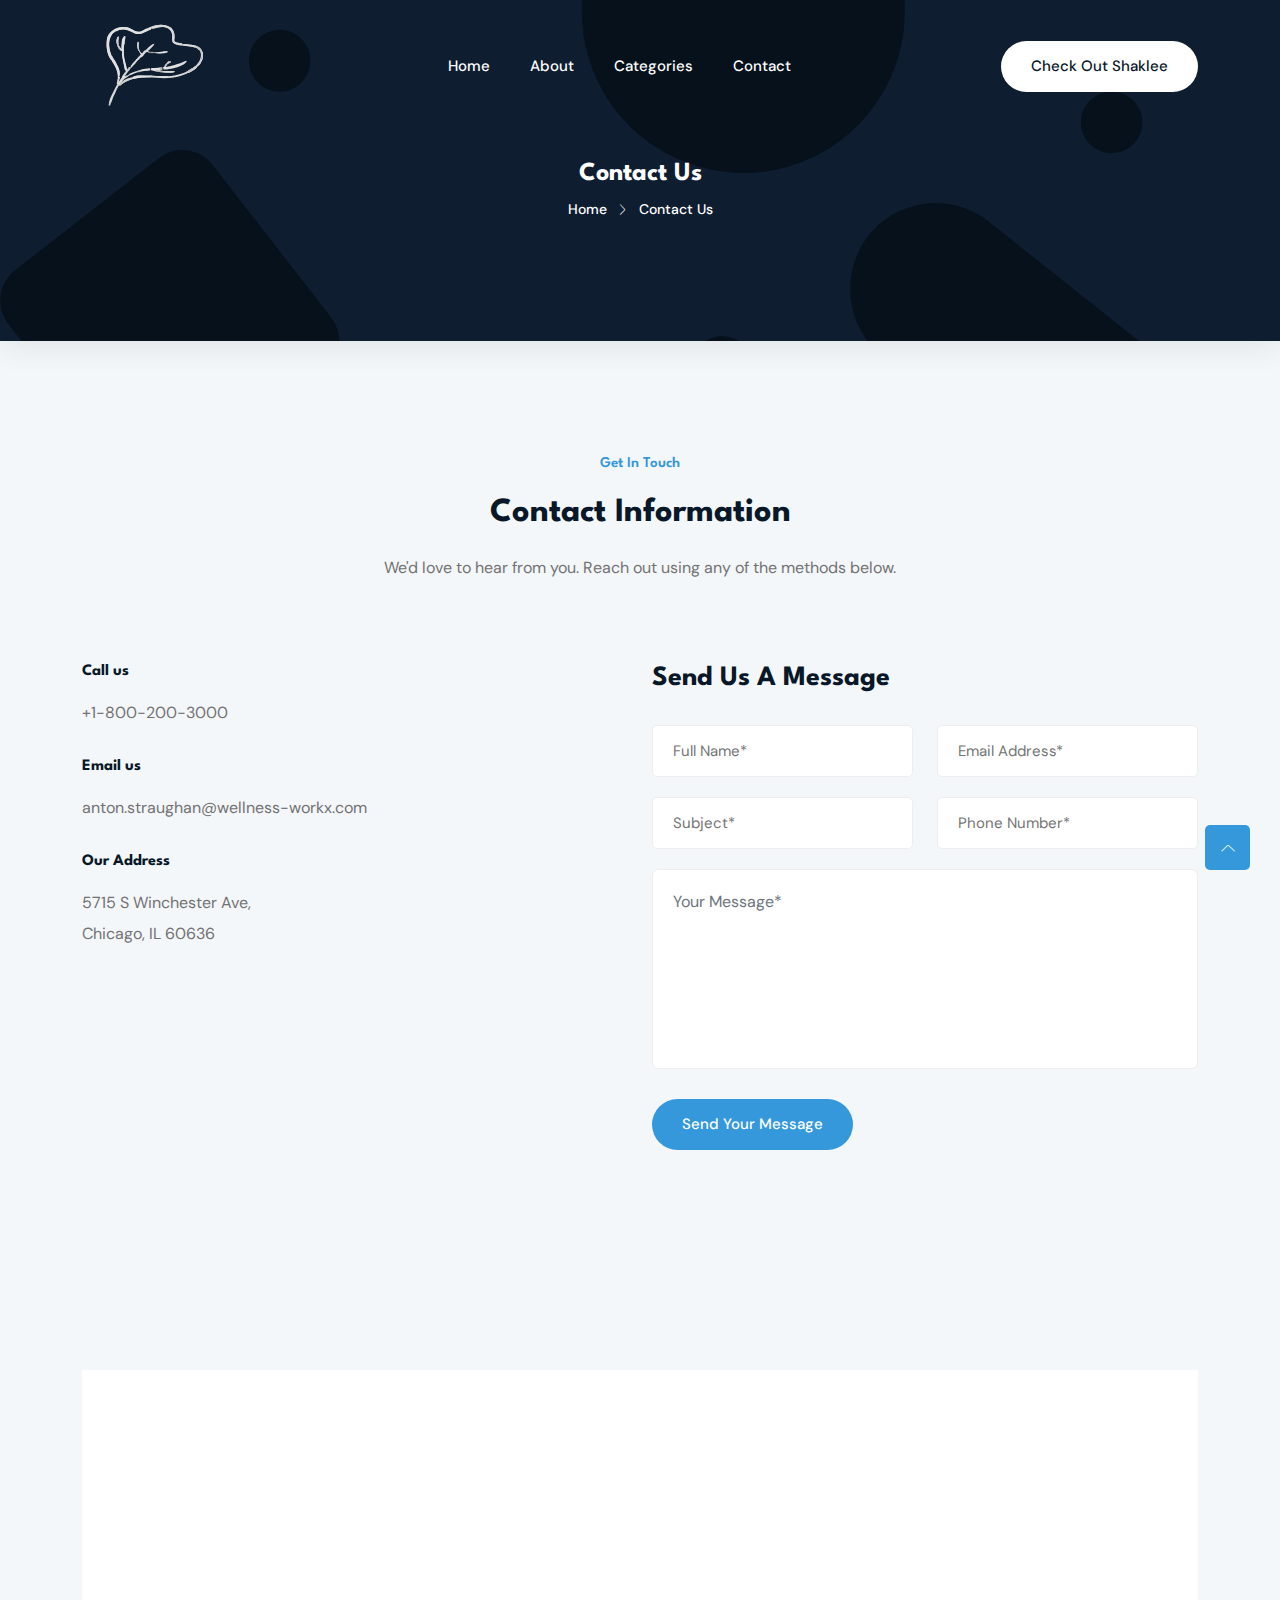
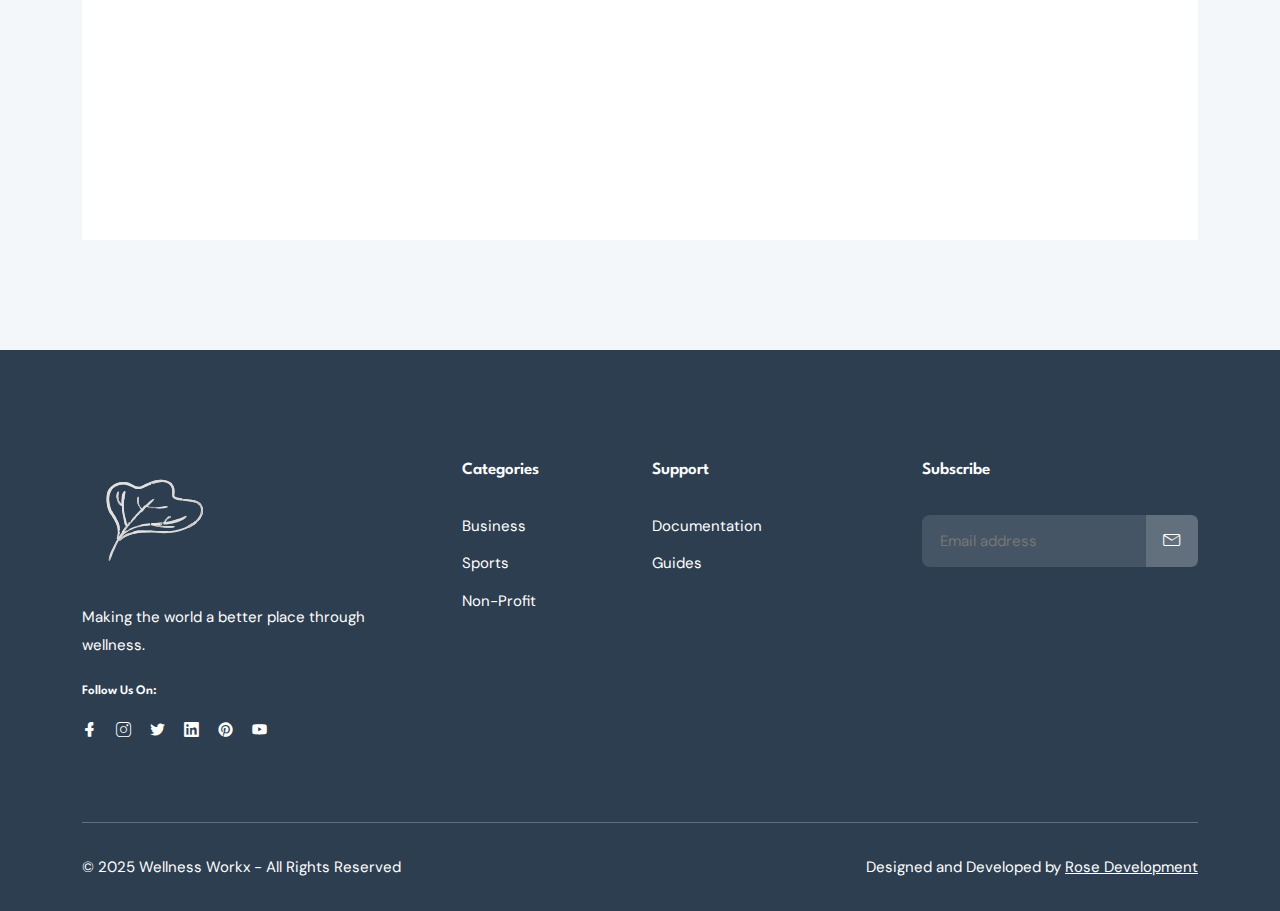
<file: contact.html>
<!DOCTYPE html>
<html class="no-js" lang="zxx">

<head>
    <meta charset="utf-8" />
    <meta http-equiv="x-ua-compatible" content="ie=edge" />
    <title>Contact Us - Wellness Workx</title>
    <meta name="description" content="" />
    <meta name="viewport" content="width=device-width, initial-scale=1" />
    <link rel="shortcut icon" type="image/x-icon" href="assets/images/favicon.svg" />

    <!-- ========================= CSS here ========================= -->
    <link rel="stylesheet" href="assets/css/bootstrap.min.css" />
    <link rel="stylesheet" href="assets/css/LineIcons.3.0.css" />
    <link rel="stylesheet" href="assets/css/animate.css" />
    <link rel="stylesheet" href="assets/css/tiny-slider.css" />
    <link rel="stylesheet" href="assets/css/glightbox.min.css" />
    <link rel="stylesheet" href="assets/css/main.css" />
</head>

<body>
    <!-- Preloader -->
    <div class="preloader">
        <div class="preloader-inner">
            <div class="preloader-icon">
                <span></span>
                <span></span>
            </div>
        </div>
    </div>
    <!-- /End Preloader -->

    <!-- Start Header Area -->
    <header class="header navbar-area">
        <div class="container">
            <div class="row align-items-center">
                <div class="col-lg-12">
                    <div class="nav-inner">
                        <!-- Start Navbar -->
                        <nav class="navbar navbar-expand-lg">
                            <a class="navbar-brand" href="index.html">
                                <img src="assets/images/logo/white-logo.svg" alt="Logo">
                            </a>
                            <button class="navbar-toggler mobile-menu-btn" type="button" data-bs-toggle="collapse"
                                data-bs-target="#navbarSupportedContent" aria-controls="navbarSupportedContent"
                                aria-expanded="false" aria-label="Toggle navigation">
                                <span class="toggler-icon"></span>
                                <span class="toggler-icon"></span>
                                <span class="toggler-icon"></span>
                            </button>
                            <div class="collapse navbar-collapse sub-menu-bar" id="navbarSupportedContent">
                                <ul id="nav" class="navbar-nav ms-auto">
                                    <li class="nav-item">
                                        <a href="index.html" aria-label="Toggle navigation">Home</a>
                                    </li>
                                    <li class="nav-item">
                                        <a href="about-us.html" aria-label="Toggle navigation">About</a>
                                    </li>
                                    <li class="nav-item">
                                        <a href="pricing.html" aria-label="Toggle navigation">Categories</a>
                                    </li>
                                    <li class="nav-item">
                                        <a href="contact.html" class="active" aria-label="Toggle navigation">Contact</a>
                                    </li>
                                </ul>
                            </div> <!-- navbar collapse -->
                            <div class="button home-btn">
                                <a href="https://us.shaklee.com/en_US/wellness-workx/" class="btn">Check Out Shaklee</a>
                            </div>
                        </nav>
                        <!-- End Navbar -->
                    </div>
                </div>
            </div> <!-- row -->
        </div> <!-- container -->
    </header>
    <!-- End Header Area -->

    <!-- Start Breadcrumbs -->
    <div class="breadcrumbs" style="background-color: #1e2a47;">
        <div class="container">
            <div class="row align-items-center">
                <div class="col-lg-6 offset-lg-3 col-md-12 col-12">
                    <div class="breadcrumbs-content">
                        <h1 class="page-title">Contact Us</h1>
                        <ul class="breadcrumb-nav">
                            <li><a href="index.html">Home</a></li>
                            <li>Contact Us</li>
                        </ul>
                    </div>
                </div>
            </div>
        </div>
    </div>
    <!-- End Breadcrumbs -->

    <!-- Start Contact Area -->
    <div class="contact-us section">
        <div class="container">
            <div class="row">
                <div class="col-12">
                    <div class="section-title">
                        <h3 class="wow zoomIn" data-wow-delay=".2s">Get In Touch</h3>
                        <h2 class="wow fadeInUp" data-wow-delay=".4s">Contact Information</h2>
                        <p class="wow fadeInUp" data-wow-delay=".6s">We'd love to hear from you. Reach out using any of the methods below.</p>
                    </div>
                </div>
            </div>

            <div class="row">
                <div class="col-lg-6 col-12">
                    <div class="contact-widget-wrapper">
                        <div class="contact-widget-block">
                            <h3 class="title">Call us</h3>
                            <p>+1-800-200-3000</p>
                        </div>
                        <div class="contact-widget-block">
                            <h3 class="title">Email us</h3>
                            <p>anton.straughan@wellness-workx.com</p>
                        </div>
                        <div class="contact-widget-block">
                            <h3 class="title">Our Address</h3>
                            <p>5715 S Winchester Ave,</p>
                            <p>Chicago, IL 60636</p>
                        </div>
                    </div>
                </div>
                <div class="col-lg-6 col-12">
                    <div class="contact-form">
                        <h3 class="form-title">Send Us A Message</h3>
                        <form class="form" method="post" action="assets/mail/mail.php">
                            <div class="row">
                                <div class="col-lg-6 col-md-6 col-12">
                                    <div class="form-group">
                                        <input name="name" type="text" placeholder="Full Name*" required="required">
                                    </div>
                                </div>
                                <div class="col-lg-6 col-md-6 col-12">
                                    <div class="form-group">
                                        <input name="email" type="email" placeholder="Email Address*" required="required">
                                    </div>
                                </div>
                                <div class="col-lg-6 col-md-6 col-12">
                                    <div class="form-group">
                                        <input name="subject" type="text" placeholder="Subject*" required="required">
                                    </div>
                                </div>
                                <div class="col-lg-6 col-md-6 col-12">
                                    <div class="form-group">
                                        <input name="phone" type="text" placeholder="Phone Number*" required="required">
                                    </div>
                                </div>
                                <div class="col-12">
                                    <div class="form-group">
                                        <textarea placeholder="Your Message*" name="message" id="message-area" class="form-control"></textarea>
                                    </div>
                                </div>
                                <div class="col-12">
                                    <div class="button">
                                        <button type="submit" class="btn">Send Your Message</button>
                                    </div>
                                </div>
                            </div>
                        </form>
                    </div>
                </div>
            </div>
        </div>
    </div>
    <!-- End Contact Area -->

    <!-- Start Map Area -->
    <div class="map-section section">
        <div class="container">
            <div class="row">
                <div class="col-12">
                    <div class="mapouter">
                        <div class="gmap_canvas">
                            <iframe width="100%" height="500" id="gmap_canvas"
                                src="https://maps.google.com/maps?q=5715%20S%20Winchester%20Ave,%20Chicago,%20IL%2060636&t=&z=13&ie=UTF8&iwloc=&output=embed"
                                frameborder="0" scrolling="no" marginheight="0" marginwidth="0"></iframe>
                        </div>
                    </div>
                </div>
            </div>
        </div>
    </div>
    <!-- End Map Area -->

    <!-- Start Footer Area -->
    <footer class="footer section">
        <!-- Start Footer Top -->
        <div class="footer-top">
            <div class="container">
                <div class="inner-content">
                    <div class="row">
                        <div class="col-lg-4 col-md-6 col-12">
                            <!-- Single Widget -->
                            <div class="single-footer f-about">
                                <div class="logo">
                                    <a href="index.html">
                                        <img src="assets/images/logo/white-logo.svg" alt="#">
                                    </a>
                                </div>
                                <p>Making the world a better place through wellness.</p>
                                <h4 class="social-title">Follow Us On:</h4>
                                <ul class="social">
                                    <li><a href="javascript:void(0)"><i class="lni lni-facebook-filled"></i></a></li>
                                    <li><a href="javascript:void(0)"><i class="lni lni-instagram"></i></a></li>
                                    <li><a href="javascript:void(0)"><i class="lni lni-twitter-original"></i></a></li>
                                    <li><a href="javascript:void(0)"><i class="lni lni-linkedin-original"></i></a></li>
                                    <li><a href="javascript:void(0)"><i class="lni lni-pinterest"></i></a></li>
                                    <li><a href="javascript:void(0)"><i class="lni lni-youtube"></i></a></li>
                                </ul>
                            </div>
                            <!-- End Single Widget -->
                        </div>
                        <div class="col-lg-2 col-md-6 col-12">
                            <!-- Single Widget -->
                            <div class="single-footer f-link">
                                <h3>Categories</h3>
                                <ul>
                                    <li><a href="javascript:void(0)">Business</a></li>
                                    <li><a href="javascript:void(0)">Sports</a></li>
                                    <li><a href="javascript:void(0)">Non-Profit</a></li>
                                </ul>
                            </div>
                            <!-- End Single Widget -->
                        </div>
                        <div class="col-lg-2 col-md-6 col-12">
                            <!-- Single Widget -->
                            <div class="single-footer f-link">
                                <h3>Support</h3>
                                <ul>
                                    <li><a href="javascript:void(0)">Documentation</a></li>
                                    <li><a href="javascript:void(0)">Guides</a></li>
                                </ul>
                            </div>
                            <!-- End Single Widget -->
                        </div>
                        <div class="col-lg-4 col-md-6 col-12">
                            <!-- Single Widget -->
                            <div class="single-footer newsletter">
                                <h3>Subscribe</h3>
                                <form action="#" method="get" target="_blank" class="newsletter-form">
                                    <input name="EMAIL" placeholder="Email address" required="required" type="email">
                                    <div class="button">
                                        <button class="sub-btn"><i class="lni lni-envelope"></i>
                                        </button>
                                    </div>
                                </form>
                            </div>
                            <!-- End Single Widget -->
                        </div>
                    </div>
                </div>
            </div>
        </div>
        <!--/ End Footer Top -->
        <!-- Start Copyright Area -->
        <div class="copyright-area">
            <div class="container">
                <div class="inner-content">
                    <div class="row">
                        <div class="col-lg-6 col-md-6 col-12">
                            <p class="copyright-text">© 2025 Wellness Workx - All Rights Reserved</p>
                        </div>
                        <div class="col-lg-6 col-md-6 col-12">
                            <p class="copyright-owner">Designed and Developed by <a href="https://www.rosedevelopment.org/"
                                    rel="nofollow" target="_blank">Rose Development</a>
                        </div>
                    </div>
                </div>
            </div>
        </div>
        <!-- End Copyright Area -->
    </footer>
    <!--/ End Footer Area -->

    <!-- ========================= scroll-top ========================= -->
    <a href="#" class="scroll-top">
        <i class="lni lni-chevron-up"></i>
    </a>

    <!-- ========================= JS here ========================= -->
    <script src="assets/js/bootstrap.min.js"></script>
    <script src="assets/js/wow.min.js"></script>
    <script src="assets/js/tiny-slider.js"></script>
    <script src="assets/js/glightbox.min.js"></script>
    <script src="assets/js/count-up.min.js"></script>
    <script src="assets/js/main.js"></script>
</body>
</html>
</file>
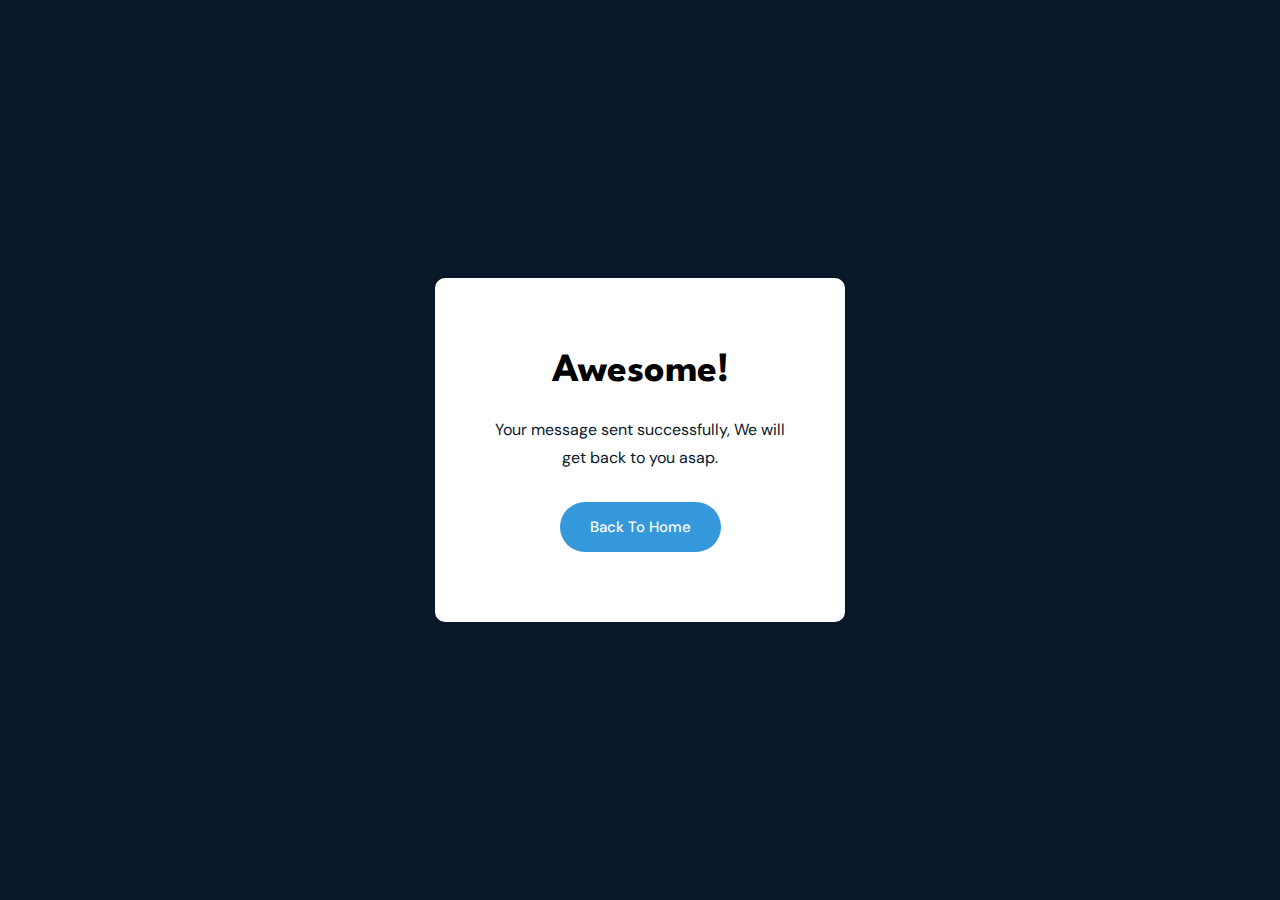
<file: mail-success.html>
<!DOCTYPE html>
<html class="no-js" lang="zxx">

<head>
  <meta charset="utf-8" />
  <meta http-equiv="x-ua-compatible" content="ie=edge" />
  <title>Mail Success - Spark App Landing Page Template.</title>
  <meta name="description" content="" />
  <meta name="viewport" content="width=device-width, initial-scale=1" />
  <link rel="shortcut icon" type="image/x-icon" href="assets/images/favicon.svg" />

  <!-- ========================= CSS here ========================= -->
  <link rel="stylesheet" href="assets/css/bootstrap.min.css" />
  <link rel="stylesheet" href="assets/css/LineIcons.3.0.css" />
  <link rel="stylesheet" href="assets/css/animate.css" />
  <link rel="stylesheet" href="assets/css/tiny-slider.css" />
  <link rel="stylesheet" href="assets/css/glightbox.min.css" />
  <link rel="stylesheet" href="assets/css/main.css" />

</head>

<body>
  <!--[if lte IE 9]>
        <p class="browserupgrade">
          You are using an <strong>outdated</strong> browser. Please
          <a href="https://browsehappy.com/">upgrade your browser</a> to improve
          your experience and security.
        </p>
      <![endif]-->

  <!-- Preloader -->
  <div class="preloader">
    <div class="preloader-inner">
      <div class="preloader-icon">
        <span></span>
        <span></span>
      </div>
    </div>
  </div>
  <!-- /End Preloader -->

  <!-- Start Error Area -->
  <div class="maill-success">
    <div class="d-table">
      <div class="d-table-cell">
        <div class="container">
          <div class="success-content">
            <h1>Awesome!</h1>
            <p>Your message sent successfully, We will <br> get back to you asap.</p>
            <div class="button">
              <a href="index.html" class="btn">Back to Home</a>
            </div>
          </div>
        </div>
      </div>
    </div>
  </div>
  <!-- End Error Area -->

  <!-- ========================= JS here ========================= -->
  <script src="assets/js/bootstrap.min.js"></script>
  <script src="assets/js/wow.min.js"></script>
  <script src="assets/js/tiny-slider.js"></script>
  <script src="assets/js/glightbox.min.js"></script>
  <script src="assets/js/count-up.min.js"></script>
  <script>
    window.onload = function () {
      window.setTimeout(fadeout, 500);
    }

    function fadeout() {
      document.querySelector('.preloader').style.opacity = '0';
      document.querySelector('.preloader').style.display = 'none';
    }
  </script>
</body>

</html>
</file>
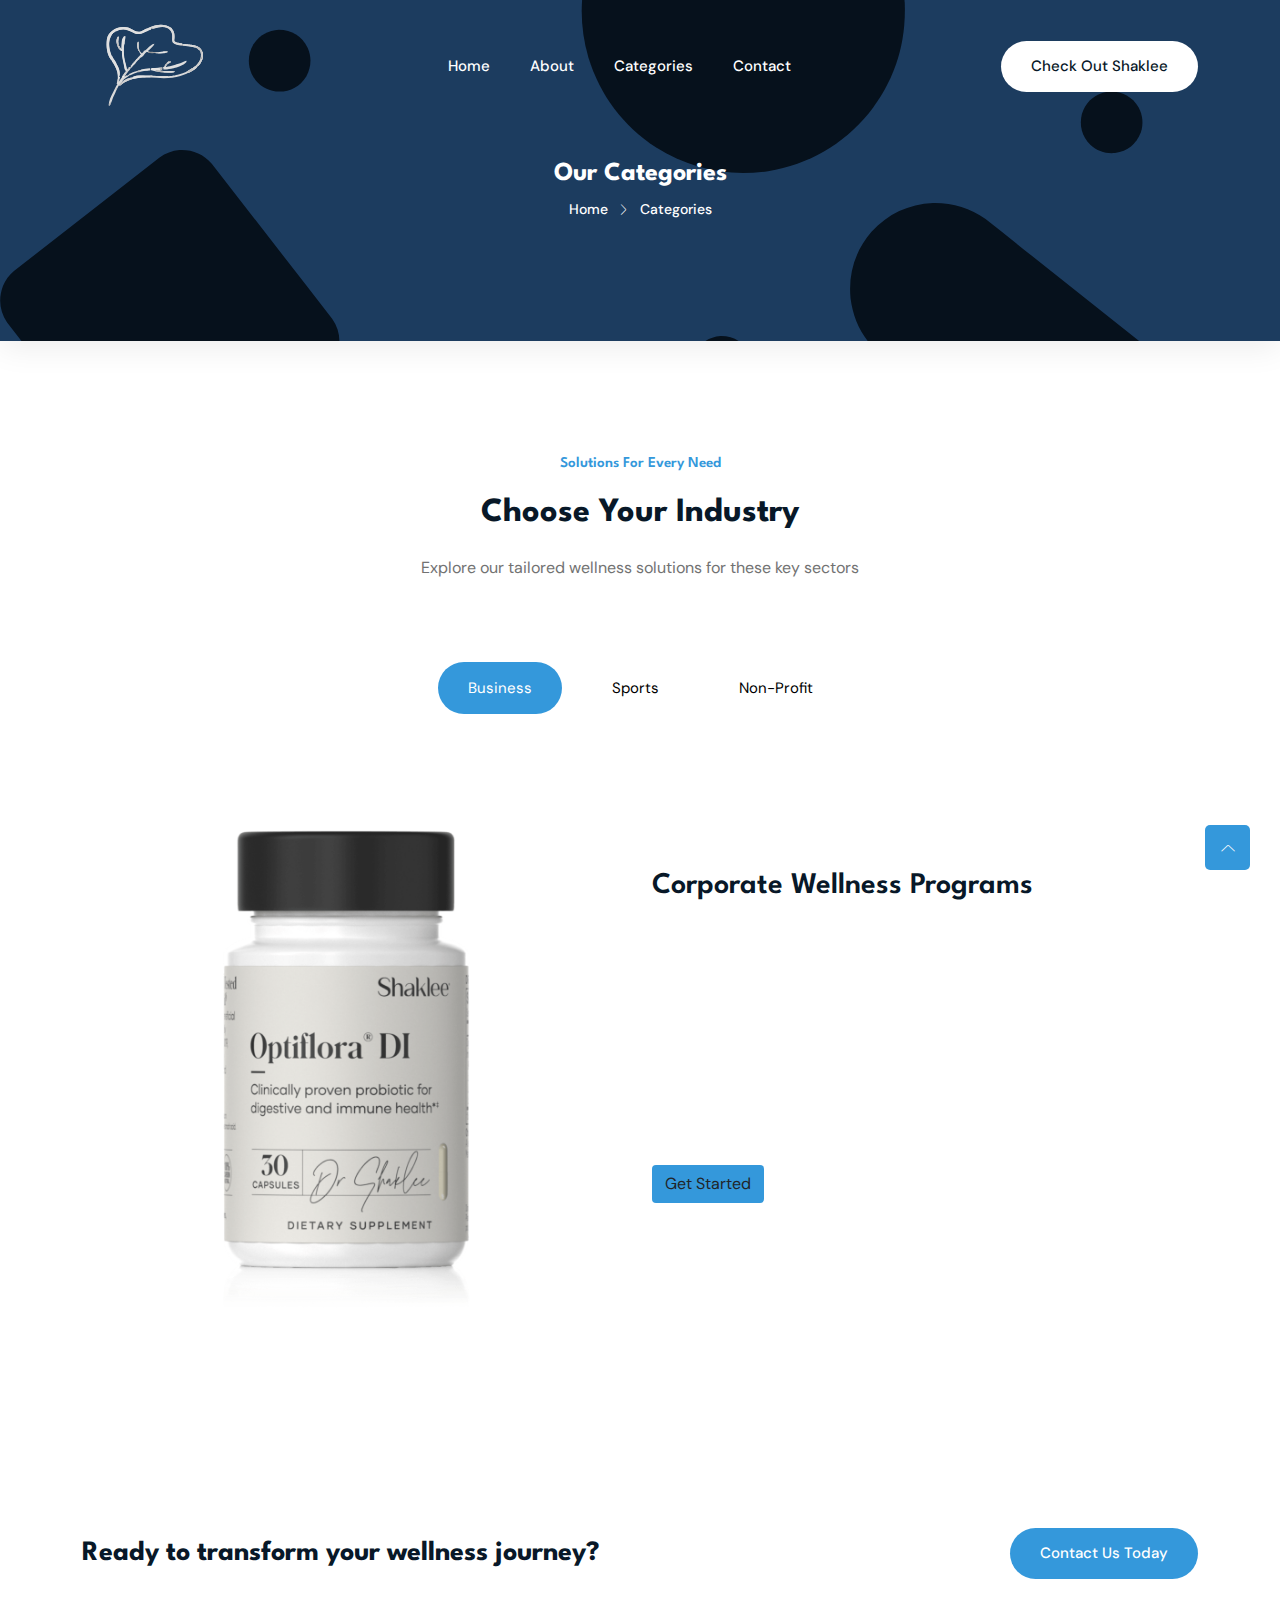
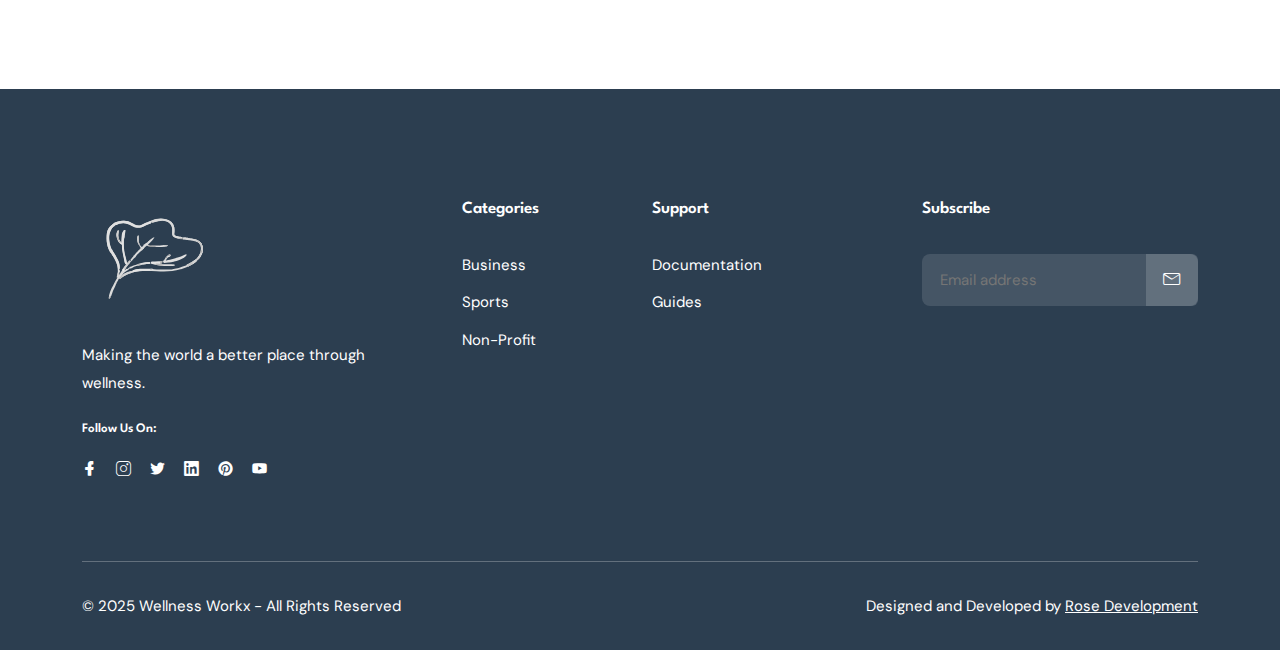
<file: pricing.html>
<!DOCTYPE html>
<html class="no-js" lang="zxx">

<head>
    <meta charset="utf-8" />
    <meta http-equiv="x-ua-compatible" content="ie=edge" />
    <title>Categories - Wellness Workx</title>
    <meta name="description" content="" />
    <meta name="viewport" content="width=device-width, initial-scale=1" />
    <link rel="shortcut icon" type="image/x-icon" href="assets/images/favicon.png" />

    <!-- ========================= CSS here ========================= -->
    <link rel="stylesheet" href="assets/css/bootstrap.min.css" />
    <link rel="stylesheet" href="assets/css/LineIcons.3.0.css" />
    <link rel="stylesheet" href="assets/css/animate.css" />
    <link rel="stylesheet" href="assets/css/tiny-slider.css" />
    <link rel="stylesheet" href="assets/css/glightbox.min.css" />
    <link rel="stylesheet" href="assets/css/main.css" />
</head>

<body>
    <!-- Preloader -->
    <div class="preloader">
        <div class="preloader-inner">
            <div class="preloader-icon">
                <span></span>
                <span></span>
            </div>
        </div>
    </div>
    <!-- /End Preloader -->

    <!-- Start Header Area -->
    <header class="header navbar-area">
        <div class="container">
            <div class="row align-items-center">
                <div class="col-lg-12">
                    <div class="nav-inner">
                        <!-- Start Navbar -->
                        <nav class="navbar navbar-expand-lg">
                            <a class="navbar-brand" href="index.html">
                                <img src="assets/images/logo/white-logo.svg" alt="Logo">
                            </a>
                            <button class="navbar-toggler mobile-menu-btn" type="button" data-bs-toggle="collapse"
                                data-bs-target="#navbarSupportedContent" aria-controls="navbarSupportedContent"
                                aria-expanded="false" aria-label="Toggle navigation">
                                <span class="toggler-icon"></span>
                                <span class="toggler-icon"></span>
                                <span class="toggler-icon"></span>
                            </button>
                            <div class="collapse navbar-collapse sub-menu-bar" id="navbarSupportedContent">
                                <ul id="nav" class="navbar-nav ms-auto">
                                    <li class="nav-item">
                                        <a href="index.html" aria-label="Toggle navigation">Home</a>
                                    </li>
                                    <li class="nav-item">
                                        <a href="about-us.html" aria-label="Toggle navigation">About</a>
                                    </li>
                                     <li class="nav-item">
                                    <a href="pricing.html" class="active" aria-label="Toggle navigation">Categories</a>
                                    </li>
                                    <li class="nav-item">
                                        <a href="contact.html" aria-label="Toggle navigation">Contact</a>
                                    </li>
                                </ul>
                            </div> <!-- navbar collapse -->
                            <div class="button home-btn">
                                <a href="https://us.shaklee.com/en_US/wellness-workx/" class="btn">Check Out Shaklee</a>
                            </div>
                        </nav>
                        <!-- End Navbar -->
                    </div>
                </div>
            </div> <!-- row -->
        </div> <!-- container -->
    </header>
    <!-- End Header Area -->

    <!-- Start Breadcrumbs -->
    <div class="breadcrumbs" style="background-color: #4a90e2;">
        <div class="container">
            <div class="row align-items-center">
                <div class="col-lg-6 offset-lg-3 col-md-12 col-12">
                    <div class="breadcrumbs-content">
                        <h1 class="page-title">Our Categories</h1>
                        <ul class="breadcrumb-nav">
                            <li><a href="index.html">Home</a></li>
                            <li>Categories</li>
                        </ul>
                    </div>
                </div>
            </div>
        </div>
    </div>
    <!-- End Breadcrumbs -->

    <!-- Start Categories Section -->
    <section id="categories" class="section">
        <div class="container">
            <div class="row">
                <div class="col-12">
                    <div class="section-title">
                        <h3 class="wow zoomIn" data-wow-delay=".2s">Solutions For Every Need</h3>
                        <h2 class="wow fadeInUp" data-wow-delay=".4s">Choose Your Industry</h2>
                        <p class="wow fadeInUp" data-wow-delay=".6s">Explore our tailored wellness solutions for these key sectors</p>
                    </div>
                </div>
            </div>

            <!-- Category Navigation Tabs -->
            <div class="row">
                <div class="col-12">
                    <ul class="nav nav-pills mb-5 justify-content-center" id="categoryTabs" role="tablist">
                       <li class="nav-item" role="presentation">
                         <button class="nav-link active" id="business-tab" data-bs-toggle="pill" data-bs-target="#business" type="button" role="tab" aria-controls="business" aria-selected="true" style="border-radius: 30px; padding: 15px 30px; margin: 0 10px; background-color: #3498db; color: white;">Business</button>
                         </li>
                        <li class="nav-item" role="presentation">
                          <button class="nav-link" id="sports-tab" data-bs-toggle="pill" data-bs-target="#sports" type="button" role="tab" aria-controls="sports" aria-selected="false" style="border-radius: 30px; padding: 15px 30px; margin: 0 10px;">Sports</button>
                        </li>
                         <li class="nav-item" role="presentation">
                         <button class="nav-link" id="nonprofit-tab" data-bs-toggle="pill" data-bs-target="#nonprofit" type="button" role="tab" aria-controls="nonprofit" aria-selected="false" style="border-radius: 30px; padding: 15px 30px; margin: 0 10px;">Non-Profit</button>
                      </li>
                    </ul>
                </div>
            </div>

            <!-- Category Content -->
            <div class="tab-content" id="categoryTabContent">
                <!-- Business Tab -->
                <div class="tab-pane fade show active" id="business" role="tabpanel" aria-labelledby="business-tab">
                    <div class="row align-items-center">
                        <div class="col-lg-6 col-12">
                            <div class="image wow fadeInLeft" data-wow-delay=".3s">
                                <img src="assets/images/slpromo.png" alt="Business Solutions">
                            </div>
                        </div>
                        <div class="col-lg-6 col-12">
                            <div class="content">
                                <h3 class="heading wow fadeInUp" data-wow-delay=".5s">Corporate Wellness Programs</h3>
                                <p class="wow fadeInUp" data-wow-delay=".6s">We've developed a program providing top-tier wellness products that have a profound impact on employee well-being with minimal resource investment from your company.</p>
                                
                                <div class="benefits mt-4">
                                    <div class="row">
                                        <div class="col-md-6">
                                            <div class="single-feature wow fadeInUp" data-wow-delay=".7s">
                                                <div class="f-icon">
                                                    <i class="lni lni-checkmark"></i>
                                                </div>
                                                <h4>Premium Products</h4>
                                            </div>
                                        </div>
                                        <div class="col-md-6">
                                            <div class="single-feature wow fadeInUp" data-wow-delay=".7s">
                                                <div class="f-icon">
                                                    <i class="lni lni-checkmark"></i>
                                                </div>
                                                <h4>Affordable Cost</h4>
                                            </div>
                                        </div>
                                        <div class="col-md-6">
                                            <div class="single-feature wow fadeInUp" data-wow-delay=".8s">
                                                <div class="f-icon">
                                                    <i class="lni lni-checkmark"></i>
                                                </div>
                                                <h4>Minimal Staff Time</h4>
                                            </div>
                                        </div>
                                        <div class="col-md-6">
                                            <div class="single-feature wow fadeInUp" data-wow-delay=".8s">
                                                <div class="f-icon">
                                                    <i class="lni lni-checkmark"></i>
                                                </div>
                                                <h4>Employee Benefit</h4>
                                            </div>
                                        </div>
                                    </div>
                                </div>
                                
                                <div class="mt-5">
                                <a href="contact.html" class="btn" style="background-color: #3498db;">Get Started</a>
                                </div>
                            </div>
                        </div>
                    </div>
                </div>
                
                <!-- Sports Tab -->
                <div class="tab-pane fade" id="sports" role="tabpanel" aria-labelledby="sports-tab">
                    <div class="row align-items-center">
                        <div class="col-lg-6 col-12 order-2 order-lg-1">
                            <div class="content">
                                <h3 class="heading wow fadeInUp" data-wow-delay=".5s">Athletic Performance & Development</h3>
                                <p class="wow fadeInUp" data-wow-delay=".6s">We believe all young athletes should have the opportunity to train with travel sports teams regardless of their families' financial means. Our programs focus on nutrition, training, and fundraising support.</p>
                                
                                <div class="benefits mt-4">
                                    <div class="row">
                                        <div class="col-md-6">
                                            <div class="single-feature wow fadeInUp" data-wow-delay=".7s">
                                                <div class="f-icon">
                                                    <i class="lni lni-checkmark"></i>
                                                </div>
                                                <h4>Nutrition Planning</h4>
                                            </div>
                                        </div>
                                        <div class="col-md-6">
                                            <div class="single-feature wow fadeInUp" data-wow-delay=".7s">
                                                <div class="f-icon">
                                                    <i class="lni lni-checkmark"></i>
                                                </div>
                                                <h4>Training Programs</h4>
                                            </div>
                                        </div>
                                        <div class="col-md-6">
                                            <div class="single-feature wow fadeInUp" data-wow-delay=".8s">
                                                <div class="f-icon">
                                                    <i class="lni lni-checkmark"></i>
                                                </div>
                                                <h4>Team Management</h4>
                                            </div>
                                        </div>
                                        <div class="col-md-6">
                                            <div class="single-feature wow fadeInUp" data-wow-delay=".8s">
                                                <div class="f-icon">
                                                    <i class="lni lni-checkmark"></i>
                                                </div>
                                                <h4>Fundraising Support</h4>
                                            </div>
                                        </div>
                                    </div>
                                </div>
                                
                                <div class="mt-5">
                                    <a href="contact.html" class="btn" style="background-color: #f39c12;">Get Started</a>
                                </div>
                            </div>
                        </div>
                        <div class="col-lg-6 col-12 order-1 order-lg-2">
                            <div class="image wow fadeInRight" data-wow-delay=".3s">
                                <img src="assets/images/slepromo.png" alt="Sports Solutions">
                            </div>
                        </div>
                    </div>
                </div>
                
                <!-- Non-Profit Tab -->
                <div class="tab-pane fade" id="nonprofit" role="tabpanel" aria-labelledby="nonprofit-tab">
                    <div class="row align-items-center">
                        <div class="col-lg-6 col-12">
                            <div class="image wow fadeInLeft" data-wow-delay=".3s">
                                <img src="assets/images/slekpromo.png" alt="Non-Profit Solutions">
                            </div>
                        </div>
                        <div class="col-lg-6 col-12">
                            <div class="content">
                                <h3 class="heading wow fadeInUp" data-wow-delay=".5s">Community Health Initiatives</h3>
                                <p class="wow fadeInUp" data-wow-delay=".6s">We ran a Backyard Marathon Event raising over $20,000 for two local charities in Chicago, IL. Our non-profit programs focus on community outreach, fundraising, and health advocacy.</p>
                                
                                <div class="benefits mt-4">
                                    <div class="row">
                                        <div class="col-md-6">
                                            <div class="single-feature wow fadeInUp" data-wow-delay=".7s">
                                                <div class="f-icon">
                                                    <i class="lni lni-checkmark"></i>
                                                </div>
                                                <h4>Fundraising Events</h4>
                                            </div>
                                        </div>
                                        <div class="col-md-6">
                                            <div class="single-feature wow fadeInUp" data-wow-delay=".7s">
                                                <div class="f-icon">
                                                    <i class="lni lni-checkmark"></i>
                                                </div>
                                                <h4>Volunteer Management</h4>
                                            </div>
                                        </div>
                                        <div class="col-md-6">
                                            <div class="single-feature wow fadeInUp" data-wow-delay=".8s">
                                                <div class="f-icon">
                                                    <i class="lni lni-checkmark"></i>
                                                </div>
                                                <h4>Community Outreach</h4>
                                            </div>
                                        </div>
                                        <div class="col-md-6">
                                            <div class="single-feature wow fadeInUp" data-wow-delay=".8s">
                                                <div class="f-icon">
                                                    <i class="lni lni-checkmark"></i>
                                                </div>
                                                <h4>Health Advocacy</h4>
                                            </div>
                                        </div>
                                    </div>
                                </div>
                                
                                <div class="mt-5">
                                    <a href="contact.html" class="btn" style="background-color: #2ecc71;">Get Started</a>
                                </div>
                            </div>
                        </div>
                    </div>
                </div>
            </div>
        </div>
    </section>
    <!-- End Categories Section -->

    <!-- Start CTA Section -->
    <section class="call-action section">
        <div class="container">
            <div class="row align-items-center">
                <div class="col-lg-8">
                    <div class="text">
                        <h2>Ready to transform your wellness journey?</h2>
                    </div>
                </div>
                <div class="col-lg-4">
                    <div class="button">
                        <a href="contact.html" class="btn">Contact Us Today</a>
                    </div>
                </div>
            </div>
        </div>
    </section>
    <!-- End CTA Section -->
    
    <!-- Start Footer Area -->
    <footer class="footer section">
        <!-- Start Footer Top -->
        <div class="footer-top">
            <div class="container">
                <div class="inner-content">
                    <div class="row">
                        <div class="col-lg-4 col-md-6 col-12">
                            <!-- Single Widget -->
                            <div class="single-footer f-about">
                                <div class="logo">
                                    <a href="index.html">
                                        <img src="assets/images/logo/white-logo.svg" alt="#">
                                    </a>
                                </div>
                                <p>Making the world a better place through wellness.</p>
                                <h4 class="social-title">Follow Us On:</h4>
                                <ul class="social">
                                    <li><a href="javascript:void(0)"><i class="lni lni-facebook-filled"></i></a></li>
                                    <li><a href="javascript:void(0)"><i class="lni lni-instagram"></i></a></li>
                                    <li><a href="javascript:void(0)"><i class="lni lni-twitter-original"></i></a></li>
                                    <li><a href="javascript:void(0)"><i class="lni lni-linkedin-original"></i></a></li>
                                    <li><a href="javascript:void(0)"><i class="lni lni-pinterest"></i></a></li>
                                    <li><a href="javascript:void(0)"><i class="lni lni-youtube"></i></a></li>
                                </ul>
                            </div>
                            <!-- End Single Widget -->
                        </div>
                        <div class="col-lg-2 col-md-6 col-12">
                            <!-- Single Widget -->
                            <div class="single-footer f-link">
                                <h3>Categories</h3>
                                <ul>
                                    <li><a href="javascript:void(0)">Business</a></li>
                                    <li><a href="javascript:void(0)">Sports</a></li>
                                    <li><a href="javascript:void(0)">Non-Profit</a></li>
                                </ul>
                            </div>
                            <!-- End Single Widget -->
                        </div>
                        <div class="col-lg-2 col-md-6 col-12">
                            <!-- Single Widget -->
                            <div class="single-footer f-link">
                                <h3>Support</h3>
                                <ul>
                                    <li><a href="javascript:void(0)">Documentation</a></li>
                                    <li><a href="javascript:void(0)">Guides</a></li>
                                </ul>
                            </div>
                            <!-- End Single Widget -->
                        </div>
                        <div class="col-lg-4 col-md-6 col-12">
                            <!-- Single Widget -->
                            <div class="single-footer newsletter">
                                <h3>Subscribe</h3>
                                <form action="#" method="get" target="_blank" class="newsletter-form">
                                    <input name="EMAIL" placeholder="Email address" required="required" type="email">
                                    <div class="button">
                                        <button class="sub-btn"><i class="lni lni-envelope"></i>
                                        </button>
                                    </div>
                                </form>
                            </div>
                            <!-- End Single Widget -->
                        </div>
                    </div>
                </div>
            </div>
        </div>
        <!--/ End Footer Top -->
        <!-- Start Copyright Area -->
        <div class="copyright-area">
            <div class="container">
                <div class="inner-content">
                    <div class="row">
                        <div class="col-lg-6 col-md-6 col-12">
                            <p class="copyright-text">© 2025 Wellness Workx - All Rights Reserved</p>
                        </div>
                        <div class="col-lg-6 col-md-6 col-12">
                            <p class="copyright-owner">Designed and Developed by <a href="https://www.rosedevelopment.org/"
                                    rel="nofollow" target="_blank">Rose Development</a>
                        </div>
                    </div>
                </div>
            </div>
        </div>
        <!-- End Copyright Area -->
    </footer>
    <!--/ End Footer Area -->

    <!-- ========================= scroll-top ========================= -->
    <a href="#" class="scroll-top">
        <i class="lni lni-chevron-up"></i>
    </a>

    <!-- ========================= JS here ========================= -->
    <script src="assets/js/bootstrap.min.js"></script>
    <script src="assets/js/wow.min.js"></script>
    <script src="assets/js/tiny-slider.js"></script>
    <script src="assets/js/glightbox.min.js"></script>
    <script src="assets/js/count-up.min.js"></script>
    <script src="assets/js/main.js"></script>
   
    <!-- ========================= Category Tab Fix ========================= -->
<script>
    // This script fixes the tab selection issue where Business tab remains highlighted
    document.addEventListener('DOMContentLoaded', function() {
        // Get all tab buttons
        const tabButtons = document.querySelectorAll('#categoryTabs .nav-link');
        
        // Add click event listener to each button
        tabButtons.forEach(button => {
            button.addEventListener('click', function() {
                // Remove active class from all buttons
                tabButtons.forEach(btn => btn.classList.remove('active'));
                
                // Add active class to clicked button
                this.classList.add('active');
                
                // Reset styles for all tabs
                tabButtons.forEach(btn => {
                    btn.style.backgroundColor = '';
                    btn.style.color = '';
                });
                
                // Apply active style to clicked tab
                if (this.id === 'business-tab') {
                    this.style.backgroundColor = '#3498db';
                    this.style.color = 'white';
                } else if (this.id === 'sports-tab') {
                    this.style.backgroundColor = '#f39c12';
                    this.style.color = 'white';
                } else if (this.id === 'nonprofit-tab') {
                    this.style.backgroundColor = '#2ecc71';
                    this.style.color = 'white';
                }
            });
        });
    });
</script>
</body>
</html>
</file>
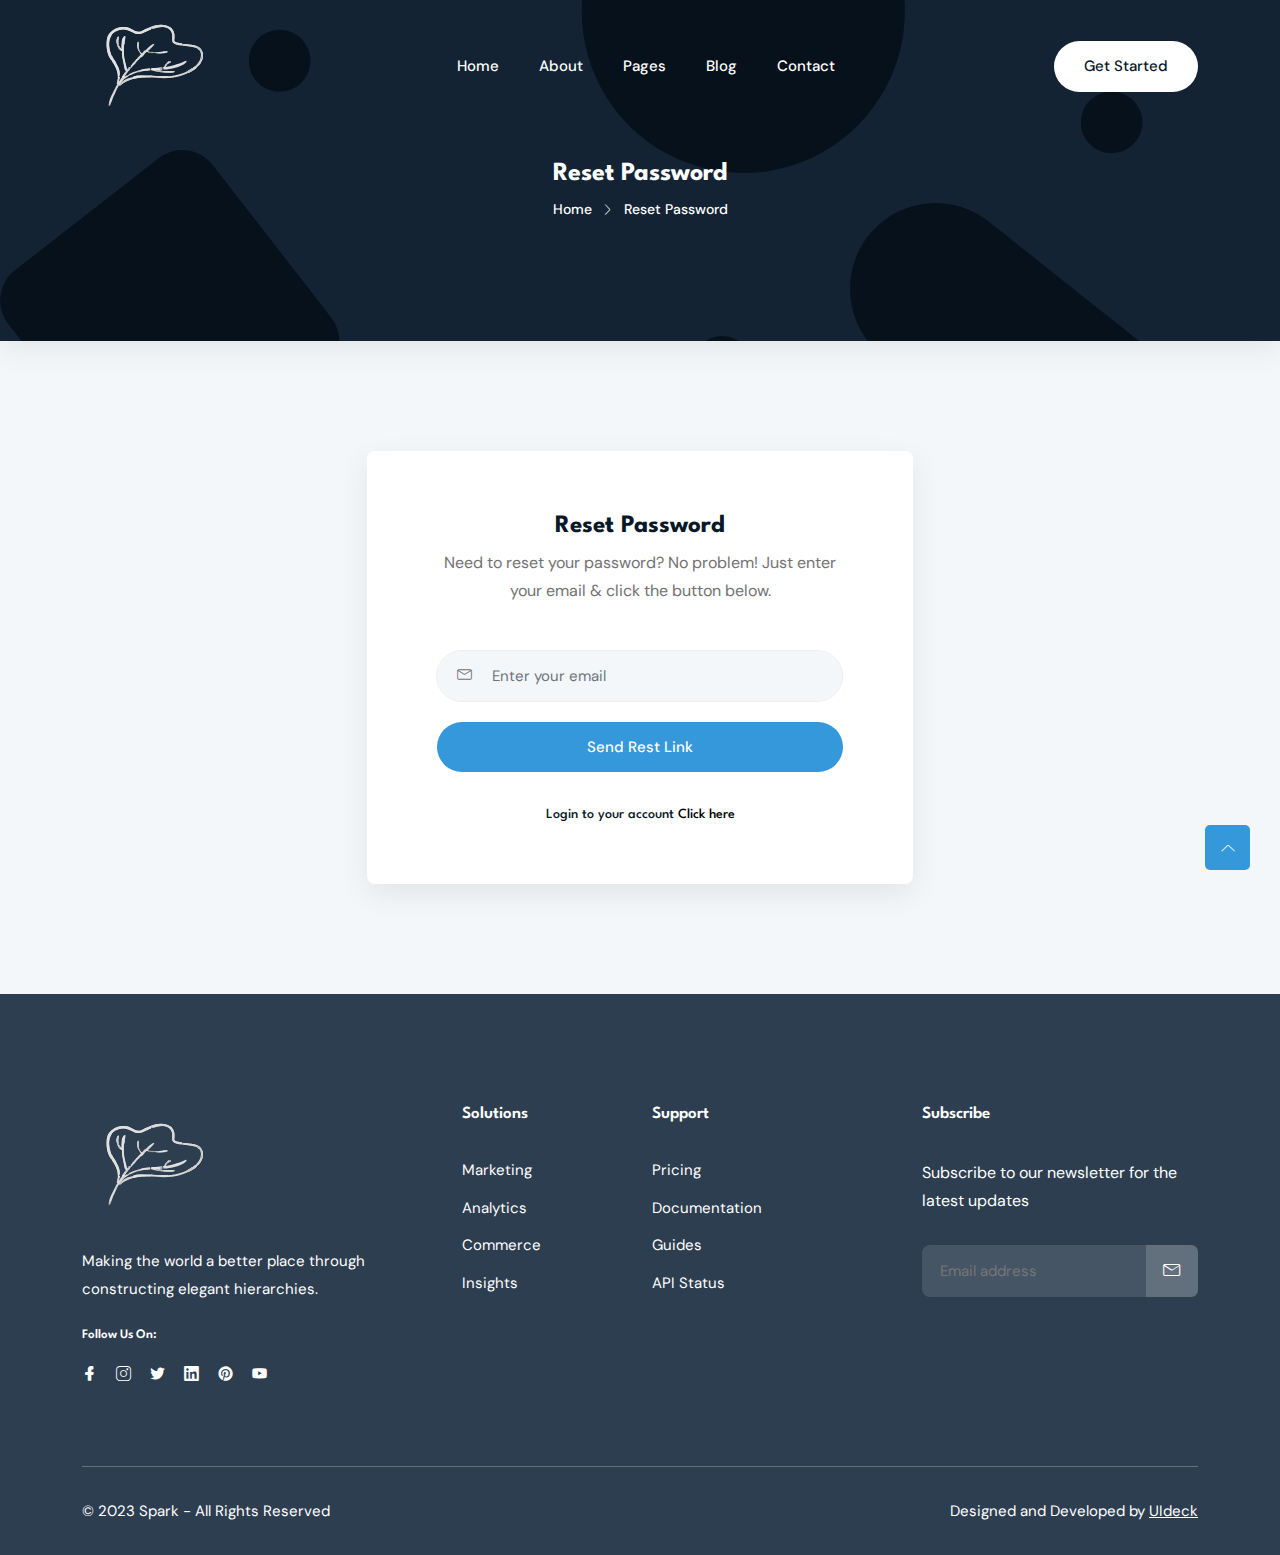
<file: reset-password.html>
<!DOCTYPE html>
<html class="no-js" lang="zxx">

<head>
    <meta charset="utf-8" />
    <meta http-equiv="x-ua-compatible" content="ie=edge" />
    <title>Reset Password - Spark App Landing Page Template.</title>
    <meta name="description" content="" />
    <meta name="viewport" content="width=device-width, initial-scale=1" />
    <link rel="shortcut icon" type="image/x-icon" href="assets/images/favicon.svg" />

    <!-- ========================= CSS here ========================= -->
    <link rel="stylesheet" href="assets/css/bootstrap.min.css" />
    <link rel="stylesheet" href="assets/css/LineIcons.3.0.css" />
    <link rel="stylesheet" href="assets/css/animate.css" />
    <link rel="stylesheet" href="assets/css/tiny-slider.css" />
    <link rel="stylesheet" href="assets/css/glightbox.min.css" />
    <link rel="stylesheet" href="assets/css/main.css" />

</head>

<body>
    <!--[if lte IE 9]>
      <p class="browserupgrade">
        You are using an <strong>outdated</strong> browser. Please
        <a href="https://browsehappy.com/">upgrade your browser</a> to improve
        your experience and security.
      </p>
    <![endif]-->

    <!-- Preloader -->
    <div class="preloader">
        <div class="preloader-inner">
            <div class="preloader-icon">
                <span></span>
                <span></span>
            </div>
        </div>
    </div>
    <!-- /End Preloader -->

    <!-- Start Header Area -->
    <header class="header navbar-area">
        <div class="container">
            <div class="row align-items-center">
                <div class="col-lg-12">
                    <div class="nav-inner">
                        <!-- Start Navbar -->
                        <nav class="navbar navbar-expand-lg">
                            <a class="navbar-brand" href="index.html">
                                <img src="assets/images/logo/white-logo.svg" alt="Logo">
                            </a>
                            <button class="navbar-toggler mobile-menu-btn" type="button" data-bs-toggle="collapse"
                                data-bs-target="#navbarSupportedContent" aria-controls="navbarSupportedContent"
                                aria-expanded="false" aria-label="Toggle navigation">
                                <span class="toggler-icon"></span>
                                <span class="toggler-icon"></span>
                                <span class="toggler-icon"></span>
                            </button>
                            <div class="collapse navbar-collapse sub-menu-bar" id="navbarSupportedContent">
                                <ul id="nav" class="navbar-nav ms-auto">
                                    <li class="nav-item">
                                        <a href="index.html" aria-label="Toggle navigation">Home</a>
                                    </li>
                                    <li class="nav-item">
                                        <a href="about-us.html" aria-label="Toggle navigation">About</a>
                                    </li>
                                    <li class="nav-item">
                                        <a class="dd-menu active collapsed" href="javascript:void(0)"
                                            data-bs-toggle="collapse" data-bs-target="#submenu-1-1"
                                            aria-controls="navbarSupportedContent" aria-expanded="false"
                                            aria-label="Toggle navigation">Pages</a>
                                        <ul class="sub-menu collapse" id="submenu-1-1">
                                            <li class="nav-item"><a href="about-us.html">About Us</a></li>
                                            <li class="nav-item"><a href="pricing.html">Our Pricing</a></li>
                                            <li class="nav-item"><a href="signin.html">Sign In</a></li>
                                            <li class="nav-item"><a href="signup.html">Sign Up</a></li>
                                            <li class="nav-item active"><a href="reset-password.html">Reset Password</a>
                                            <li class="nav-item"><a href="mail-success.html">Mail Success</a></li>
                                            <li class="nav-item"><a href="404.html">404 Error</a></li>
                                        </ul>
                                    </li>
                                    <li class="nav-item">
                                        <a class="dd-menu collapsed" href="javascript:void(0)" data-bs-toggle="collapse"
                                            data-bs-target="#submenu-1-2" aria-controls="navbarSupportedContent"
                                            aria-expanded="false" aria-label="Toggle navigation">Blog</a>
                                        <ul class="sub-menu collapse" id="submenu-1-2">
                                            <li class="nav-item"><a href="blog-grid.html">Blog Grid</a>
                                            </li>
                                            <li class="nav-item"><a href="blog-single.html">Blog Single</a></li>
                                        </ul>
                                    </li>
                                    <li class="nav-item">
                                        <a href="contact.html" aria-label="Toggle navigation">Contact</a>
                                    </li>
                                </ul>
                            </div> <!-- navbar collapse -->
                            <div class="button">
                                <a href="signup.html" class="btn">Get started</a>
                            </div>
                        </nav>
                        <!-- End Navbar -->
                    </div>
                </div>
            </div> <!-- row -->
        </div> <!-- container -->
    </header>
    <!-- End Header Area -->

    <!-- Start Breadcrumbs -->
    <div class="breadcrumbs">
        <div class="container">
            <div class="row align-items-center">
                <div class="col-lg-6 offset-lg-3 col-md-12 col-12">
                    <div class="breadcrumbs-content">
                        <h1 class="page-title">Reset Password</h1>
                        <ul class="breadcrumb-nav">
                            <li><a href="index.html">Home</a></li>
                            <li>Reset Password</li>
                        </ul>
                    </div>
                </div>
            </div>
        </div>
    </div>
    <!-- End Breadcrumbs -->

    <!-- Start Account Sign In Area -->
    <div class="account-login section">
        <div class="container">
            <div class="row">
                <div class="col-lg-6 offset-lg-3 col-md-10 offset-md-1 col-12">
                    <form class="card login-form inner-content" method="post">
                        <div class="card-body">
                            <div class="title">
                                <h3>Reset Password</h3>
                                <p>Need to reset your password? No problem! Just enter your email & click the button
                                    below.</p>
                            </div>
                            <div class="input-head">
                                <div class="form-group input-group">
                                    <label><i class="lni lni-envelope"></i></label>
                                    <input class="form-control" type="email" id="reg-email"
                                        placeholder="Enter your email" required>
                                </div>
                            </div>
                            <div class="button" style="margin-top: 20px;">
                                <button class="btn" type="submit">Send Rest Link</button>
                            </div>
                            <h4 class="create-account">Login to your account <a href="signin.html">Click here</a>
                            </h4>
                        </div>
                    </form>
                </div>
            </div>
        </div>
    </div>
    <!-- End Account Sign In Area -->

    <!-- Start Footer Area -->
    <footer class="footer section">
        <!-- Start Footer Top -->
        <div class="footer-top">
            <div class="container">
                <div class="inner-content">
                    <div class="row">
                        <div class="col-lg-4 col-md-6 col-12">
                            <!-- Single Widget -->
                            <div class="single-footer f-about">
                                <div class="logo">
                                    <a href="index.html">
                                        <img src="assets/images/logo/white-logo.svg" alt="#">
                                    </a>
                                </div>
                                <p>Making the world a better place through constructing elegant hierarchies.</p>
                                <h4 class="social-title">Follow Us On:</h4>
                                <ul class="social">
                                    <li><a href="javascript:void(0)"><i class="lni lni-facebook-filled"></i></a></li>
                                    <li><a href="javascript:void(0)"><i class="lni lni-instagram"></i></a></li>
                                    <li><a href="javascript:void(0)"><i class="lni lni-twitter-original"></i></a></li>
                                    <li><a href="javascript:void(0)"><i class="lni lni-linkedin-original"></i></a></li>
                                    <li><a href="javascript:void(0)"><i class="lni lni-pinterest"></i></a></li>
                                    <li><a href="javascript:void(0)"><i class="lni lni-youtube"></i></a></li>
                                </ul>
                            </div>
                            <!-- End Single Widget -->
                        </div>
                        <div class="col-lg-2 col-md-6 col-12">
                            <!-- Single Widget -->
                            <div class="single-footer f-link">
                                <h3>Solutions</h3>
                                <ul>
                                    <li><a href="javascript:void(0)">Marketing</a></li>
                                    <li><a href="javascript:void(0)">Analytics</a></li>
                                    <li><a href="javascript:void(0)">Commerce</a></li>
                                    <li><a href="javascript:void(0)">Insights</a></li>
                                </ul>
                            </div>
                            <!-- End Single Widget -->
                        </div>
                        <div class="col-lg-2 col-md-6 col-12">
                            <!-- Single Widget -->
                            <div class="single-footer f-link">
                                <h3>Support</h3>
                                <ul>
                                    <li><a href="javascript:void(0)">Pricing</a></li>
                                    <li><a href="javascript:void(0)">Documentation</a></li>
                                    <li><a href="javascript:void(0)">Guides</a></li>
                                    <li><a href="javascript:void(0)">API Status</a></li>
                                </ul>
                            </div>
                            <!-- End Single Widget -->
                        </div>
                        <div class="col-lg-4 col-md-6 col-12">
                            <!-- Single Widget -->
                            <div class="single-footer newsletter">
                                <h3>Subscribe</h3>
                                <p>Subscribe to our newsletter for the latest updates</p>
                                <form action="#" method="get" target="_blank" class="newsletter-form">
                                    <input name="EMAIL" placeholder="Email address" required="required" type="email">
                                    <div class="button">
                                        <button class="sub-btn"><i class="lni lni-envelope"></i>
                                        </button>
                                    </div>
                                </form>
                            </div>
                            <!-- End Single Widget -->
                        </div>
                    </div>
                </div>
            </div>
        </div>
        <!--/ End Footer Top -->
        <!-- Start Copyright Area -->
        <div class="copyright-area">
            <div class="container">
                <div class="inner-content">
                    <div class="row">
                        <div class="col-lg-6 col-md-6 col-12">
                            <p class="copyright-text">© 2023 Spark - All Rights Reserved</p>
                        </div>
                        <div class="col-lg-6 col-md-6 col-12">
                            <p class="copyright-owner">Designed and Developed by <a href="https://uideck.com/"
                                    rel="nofollow" target="_blank">UIdeck</a>
                        </div>
                    </div>
                </div>
            </div>
        </div>
        <!-- End Copyright Area -->
    </footer>
    <!--/ End Footer Area -->

    <!-- ========================= scroll-top ========================= -->
    <a href="#" class="scroll-top">
        <i class="lni lni-chevron-up"></i>
    </a>

    <!-- ========================= JS here ========================= -->
    <script src="assets/js/bootstrap.min.js"></script>
    <script src="assets/js/wow.min.js"></script>
    <script src="assets/js/tiny-slider.js"></script>
    <script src="assets/js/glightbox.min.js"></script>
    <script src="assets/js/count-up.min.js"></script>
    <script src="assets/js/main.js"></script>
</body>

</html>
</file>
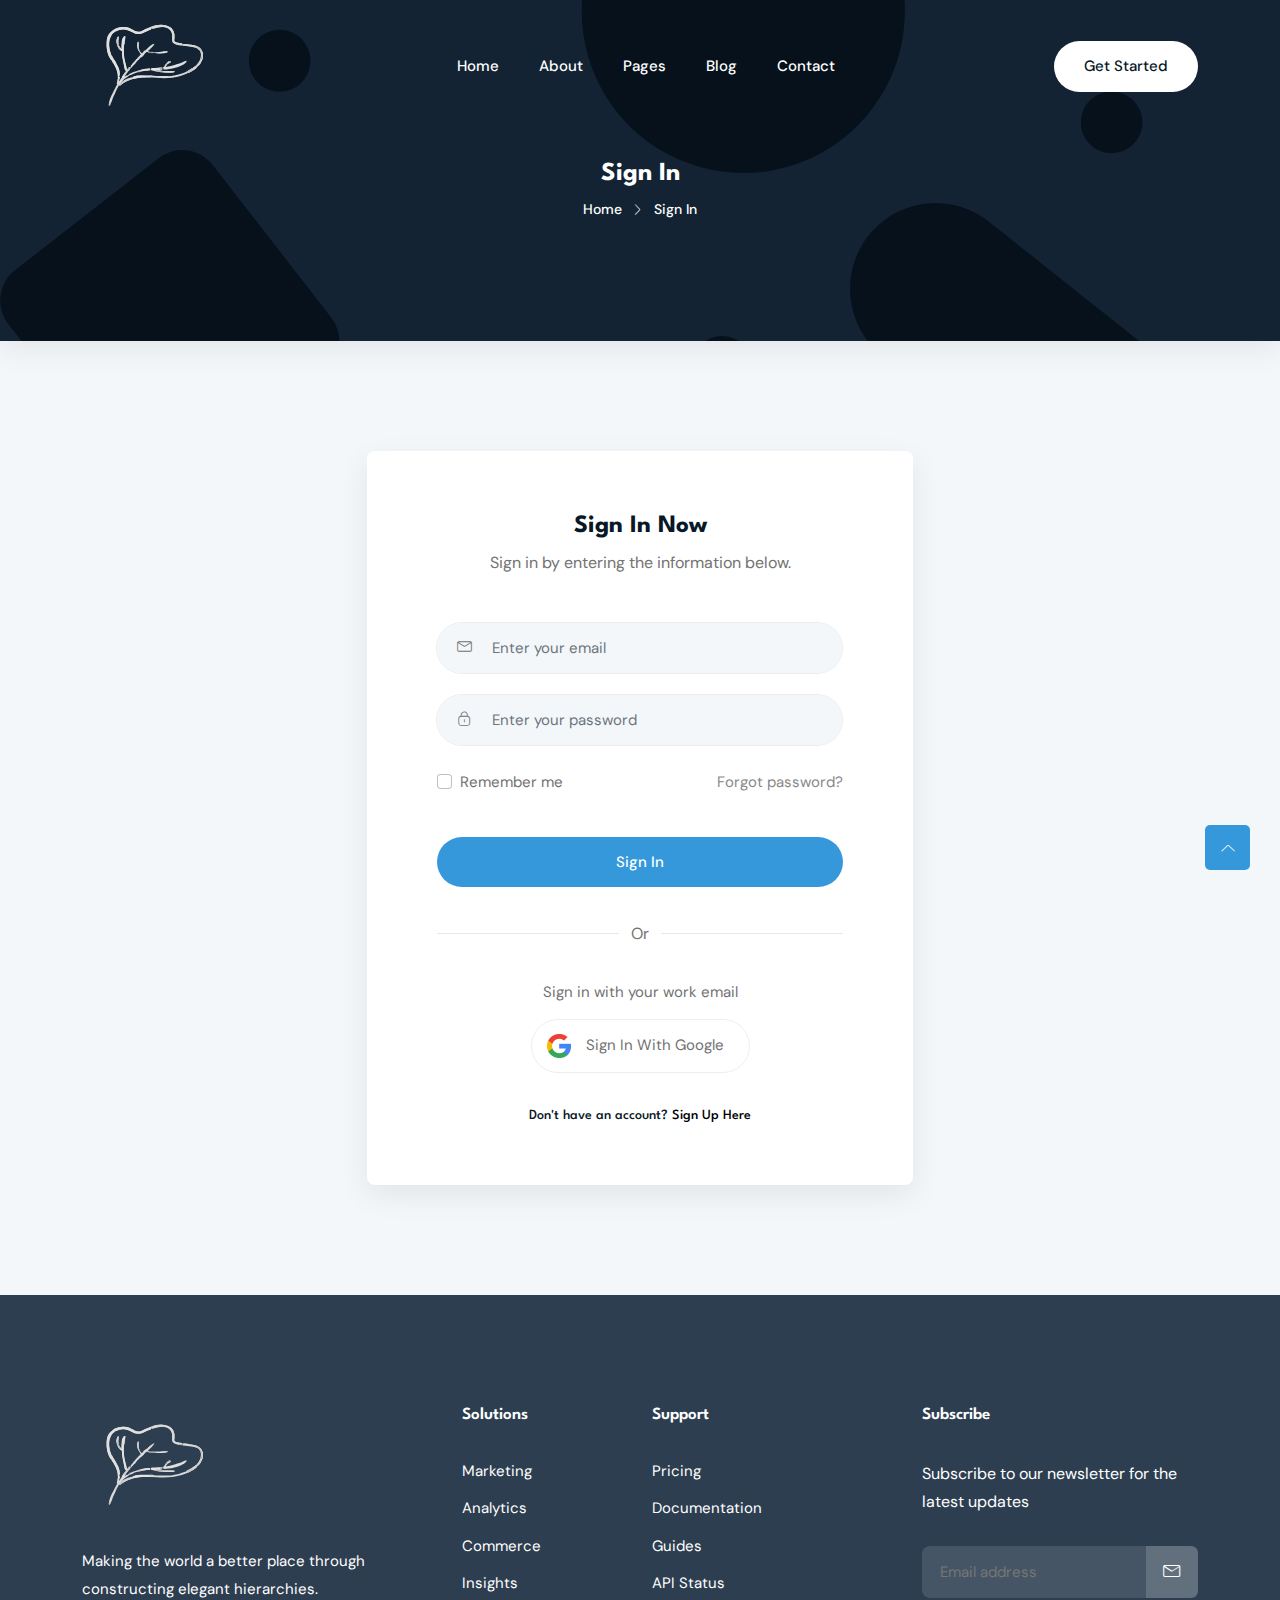
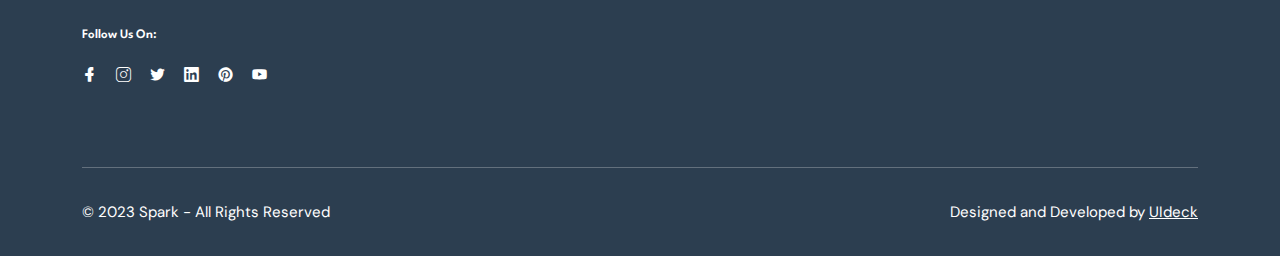
<file: signin.html>
<!DOCTYPE html>
<html class="no-js" lang="zxx">

<head>
    <meta charset="utf-8" />
    <meta http-equiv="x-ua-compatible" content="ie=edge" />
    <title>Sign In - Spark App Landing Page Template.</title>
    <meta name="description" content="" />
    <meta name="viewport" content="width=device-width, initial-scale=1" />
    <link rel="shortcut icon" type="image/x-icon" href="assets/images/favicon.svg" />

    <!-- ========================= CSS here ========================= -->
    <link rel="stylesheet" href="assets/css/bootstrap.min.css" />
    <link rel="stylesheet" href="assets/css/LineIcons.3.0.css" />
    <link rel="stylesheet" href="assets/css/animate.css" />
    <link rel="stylesheet" href="assets/css/tiny-slider.css" />
    <link rel="stylesheet" href="assets/css/glightbox.min.css" />
    <link rel="stylesheet" href="assets/css/main.css" />

</head>

<body>
    <!--[if lte IE 9]>
      <p class="browserupgrade">
        You are using an <strong>outdated</strong> browser. Please
        <a href="https://browsehappy.com/">upgrade your browser</a> to improve
        your experience and security.
      </p>
    <![endif]-->

    <!-- Preloader -->
    <div class="preloader">
        <div class="preloader-inner">
            <div class="preloader-icon">
                <span></span>
                <span></span>
            </div>
        </div>
    </div>
    <!-- /End Preloader -->

    <!-- Start Header Area -->
    <header class="header navbar-area">
        <div class="container">
            <div class="row align-items-center">
                <div class="col-lg-12">
                    <div class="nav-inner">
                        <!-- Start Navbar -->
                        <nav class="navbar navbar-expand-lg">
                            <a class="navbar-brand" href="index.html">
                                <img src="assets/images/logo/white-logo.svg" alt="Logo">
                            </a>
                            <button class="navbar-toggler mobile-menu-btn" type="button" data-bs-toggle="collapse"
                                data-bs-target="#navbarSupportedContent" aria-controls="navbarSupportedContent"
                                aria-expanded="false" aria-label="Toggle navigation">
                                <span class="toggler-icon"></span>
                                <span class="toggler-icon"></span>
                                <span class="toggler-icon"></span>
                            </button>
                            <div class="collapse navbar-collapse sub-menu-bar" id="navbarSupportedContent">
                                <ul id="nav" class="navbar-nav ms-auto">
                                    <li class="nav-item">
                                        <a href="index.html" aria-label="Toggle navigation">Home</a>
                                    </li>
                                    <li class="nav-item">
                                        <a href="about-us.html" aria-label="Toggle navigation">About</a>
                                    </li>
                                    <li class="nav-item">
                                        <a class="dd-menu active collapsed" href="javascript:void(0)"
                                            data-bs-toggle="collapse" data-bs-target="#submenu-1-1"
                                            aria-controls="navbarSupportedContent" aria-expanded="false"
                                            aria-label="Toggle navigation">Pages</a>
                                        <ul class="sub-menu collapse" id="submenu-1-1">
                                            <li class="nav-item"><a href="about-us.html">About Us</a></li>
                                            <li class="nav-item"><a href="pricing.html">Our Pricing</a></li>
                                            <li class="nav-item active"><a href="signin.html">Sign In</a></li>
                                            <li class="nav-item"><a href="signup.html">Sign Up</a></li>
                                            <li class="nav-item"><a href="reset-password.html">Reset Password</a>
                                            <li class="nav-item"><a href="mail-success.html">Mail Success</a></li>
                                            <li class="nav-item"><a href="404.html">404 Error</a></li>
                                        </ul>
                                    </li>
                                    <li class="nav-item">
                                        <a class="dd-menu collapsed" href="javascript:void(0)" data-bs-toggle="collapse"
                                            data-bs-target="#submenu-1-2" aria-controls="navbarSupportedContent"
                                            aria-expanded="false" aria-label="Toggle navigation">Blog</a>
                                        <ul class="sub-menu collapse" id="submenu-1-2">
                                            <li class="nav-item"><a href="blog-grid.html">Blog Grid</a>
                                            </li>
                                            <li class="nav-item"><a href="blog-single.html">Blog Single</a></li>
                                        </ul>
                                    </li>
                                    <li class="nav-item">
                                        <a href="contact.html" aria-label="Toggle navigation">Contact</a>
                                    </li>
                                </ul>
                            </div> <!-- navbar collapse -->
                            <div class="button">
                                <a href="signup.html" class="btn">Get started</a>
                            </div>
                        </nav>
                        <!-- End Navbar -->
                    </div>
                </div>
            </div> <!-- row -->
        </div> <!-- container -->
    </header>
    <!-- End Header Area -->

    <!-- Start Breadcrumbs -->
    <div class="breadcrumbs">
        <div class="container">
            <div class="row align-items-center">
                <div class="col-lg-6 offset-lg-3 col-md-12 col-12">
                    <div class="breadcrumbs-content">
                        <h1 class="page-title">Sign In</h1>
                        <ul class="breadcrumb-nav">
                            <li><a href="index.html">Home</a></li>
                            <li>Sign In</li>
                        </ul>
                    </div>
                </div>
            </div>
        </div>
    </div>
    <!-- End Breadcrumbs -->

    <!-- Start Account Sign In Area -->
    <div class="account-login section">
        <div class="container">
            <div class="row">
                <div class="col-lg-6 offset-lg-3 col-md-10 offset-md-1 col-12">
                    <form class="card login-form inner-content" method="post">
                        <div class="card-body">
                            <div class="title">
                                <h3>Sign In Now</h3>
                                <p>Sign in by entering the information below.</p>
                            </div>
                            <div class="input-head">
                                <div class="form-group input-group">
                                    <label><i class="lni lni-envelope"></i></label>
                                    <input class="form-control" type="email" id="reg-email"
                                        placeholder="Enter your email" required>
                                </div>
                                <div class="form-group input-group">
                                    <label><i class="lni lni-lock-alt"></i></label>
                                    <input class="form-control" type="password" id="reg-pass"
                                        placeholder="Enter your password" required>
                                </div>
                            </div>
                            <div class="d-flex flex-wrap justify-content-between bottom-content">
                                <div class="form-check">
                                    <input type="checkbox" class="form-check-input width-auto" id="exampleCheck1">
                                    <label class="form-check-label">Remember me</label>
                                </div>
                                <a class="lost-pass" href="reset-password.html">Forgot password?</a>
                            </div>
                            <div class="button">
                                <button class="btn" type="submit">Sign In</button>
                            </div>
                            <div class="or"><span>Or</span></div>
                            <div class="alt-option">
                                <span class="small-title">Sign in with your work email</span>
                                <a href="javascript:void(0)" class="option-button"><img
                                        src="assets/images/account-login/google.png" alt="#">Sign
                                    In With Google
                                </a>
                            </div>
                            <h4 class="create-account">Don't have an account? <a href="signup.html">Sign Up Here</a>
                            </h4>
                        </div>
                    </form>
                </div>
            </div>
        </div>
    </div>
    <!-- End Account Sign In Area -->

    <!-- Start Footer Area -->
    <footer class="footer section">
        <!-- Start Footer Top -->
        <div class="footer-top">
            <div class="container">
                <div class="inner-content">
                    <div class="row">
                        <div class="col-lg-4 col-md-6 col-12">
                            <!-- Single Widget -->
                            <div class="single-footer f-about">
                                <div class="logo">
                                    <a href="index.html">
                                        <img src="assets/images/logo/white-logo.svg" alt="#">
                                    </a>
                                </div>
                                <p>Making the world a better place through constructing elegant hierarchies.</p>
                                <h4 class="social-title">Follow Us On:</h4>
                                <ul class="social">
                                    <li><a href="javascript:void(0)"><i class="lni lni-facebook-filled"></i></a></li>
                                    <li><a href="javascript:void(0)"><i class="lni lni-instagram"></i></a></li>
                                    <li><a href="javascript:void(0)"><i class="lni lni-twitter-original"></i></a></li>
                                    <li><a href="javascript:void(0)"><i class="lni lni-linkedin-original"></i></a></li>
                                    <li><a href="javascript:void(0)"><i class="lni lni-pinterest"></i></a></li>
                                    <li><a href="javascript:void(0)"><i class="lni lni-youtube"></i></a></li>
                                </ul>
                            </div>
                            <!-- End Single Widget -->
                        </div>
                        <div class="col-lg-2 col-md-6 col-12">
                            <!-- Single Widget -->
                            <div class="single-footer f-link">
                                <h3>Solutions</h3>
                                <ul>
                                    <li><a href="javascript:void(0)">Marketing</a></li>
                                    <li><a href="javascript:void(0)">Analytics</a></li>
                                    <li><a href="javascript:void(0)">Commerce</a></li>
                                    <li><a href="javascript:void(0)">Insights</a></li>
                                </ul>
                            </div>
                            <!-- End Single Widget -->
                        </div>
                        <div class="col-lg-2 col-md-6 col-12">
                            <!-- Single Widget -->
                            <div class="single-footer f-link">
                                <h3>Support</h3>
                                <ul>
                                    <li><a href="javascript:void(0)">Pricing</a></li>
                                    <li><a href="javascript:void(0)">Documentation</a></li>
                                    <li><a href="javascript:void(0)">Guides</a></li>
                                    <li><a href="javascript:void(0)">API Status</a></li>
                                </ul>
                            </div>
                            <!-- End Single Widget -->
                        </div>
                        <div class="col-lg-4 col-md-6 col-12">
                            <!-- Single Widget -->
                            <div class="single-footer newsletter">
                                <h3>Subscribe</h3>
                                <p>Subscribe to our newsletter for the latest updates</p>
                                <form action="#" method="get" target="_blank" class="newsletter-form">
                                    <input name="EMAIL" placeholder="Email address" required="required" type="email">
                                    <div class="button">
                                        <button class="sub-btn"><i class="lni lni-envelope"></i>
                                        </button>
                                    </div>
                                </form>
                            </div>
                            <!-- End Single Widget -->
                        </div>
                    </div>
                </div>
            </div>
        </div>
        <!--/ End Footer Top -->
        <!-- Start Copyright Area -->
        <div class="copyright-area">
            <div class="container">
                <div class="inner-content">
                    <div class="row">
                        <div class="col-lg-6 col-md-6 col-12">
                            <p class="copyright-text">© 2023 Spark - All Rights Reserved</p>
                        </div>
                        <div class="col-lg-6 col-md-6 col-12">
                            <p class="copyright-owner">Designed and Developed by <a href="https://uideck.com/"
                                    rel="nofollow" target="_blank">UIdeck</a>
                        </div>
                    </div>
                </div>
            </div>
        </div>
        <!-- End Copyright Area -->
    </footer>
    <!--/ End Footer Area -->

    <!-- ========================= scroll-top ========================= -->
    <a href="#" class="scroll-top">
        <i class="lni lni-chevron-up"></i>
    </a>

    <!-- ========================= JS here ========================= -->
    <script src="assets/js/bootstrap.min.js"></script>
    <script src="assets/js/wow.min.js"></script>
    <script src="assets/js/tiny-slider.js"></script>
    <script src="assets/js/glightbox.min.js"></script>
    <script src="assets/js/count-up.min.js"></script>
    <script src="assets/js/main.js"></script>
</body>

</html>
</file>
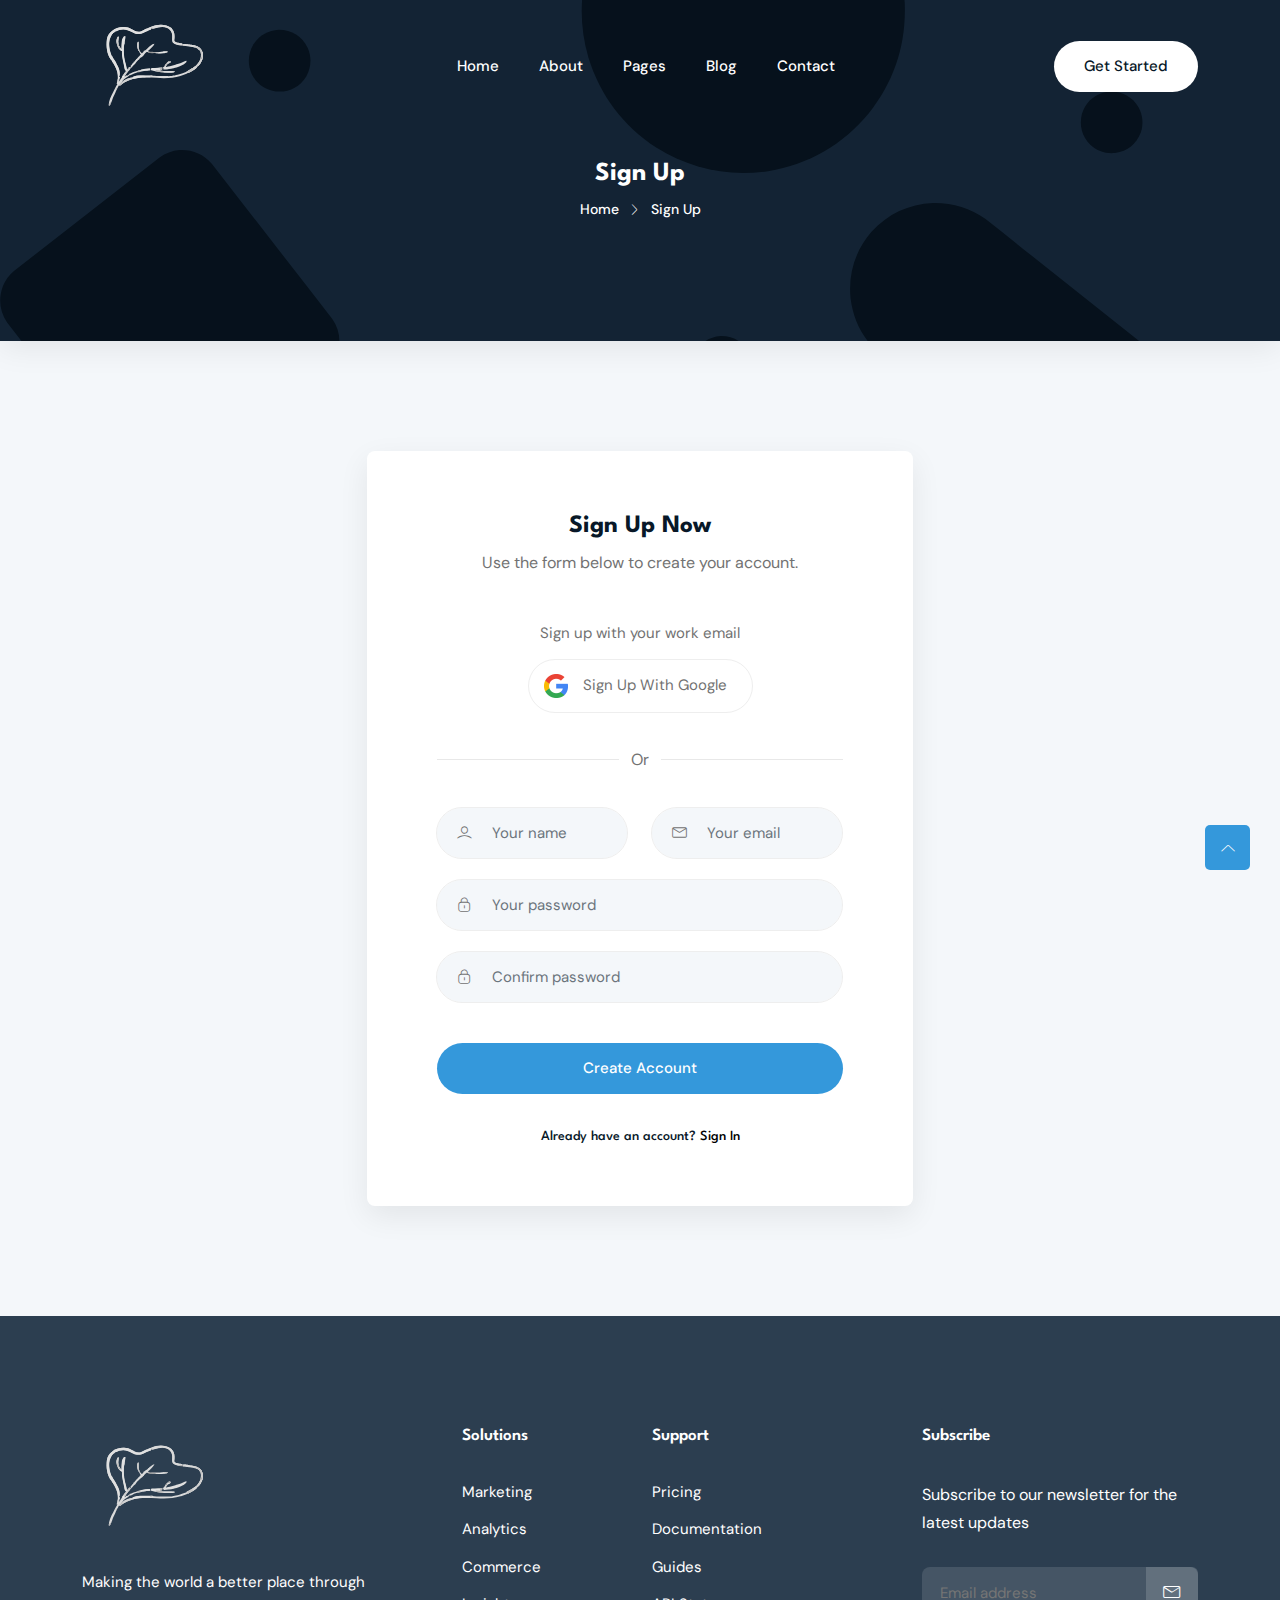
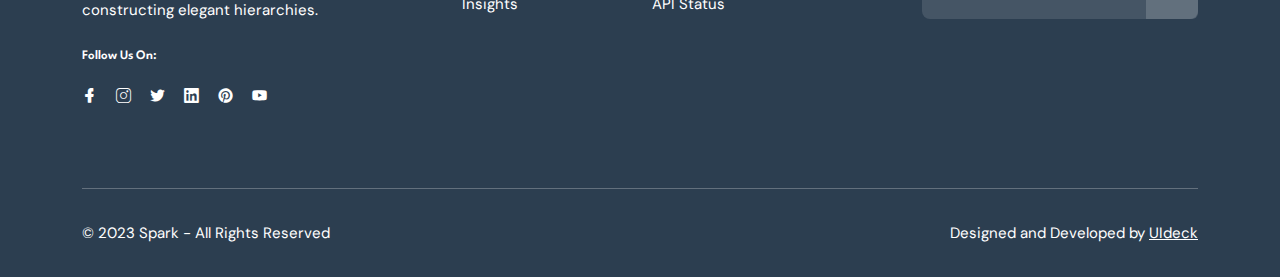
<file: signup.html>
<!DOCTYPE html>
<html class="no-js" lang="zxx">

<head>
    <meta charset="utf-8" />
    <meta http-equiv="x-ua-compatible" content="ie=edge" />
    <title>Sign Up - Spark App Landing Page Template.</title>
    <meta name="description" content="" />
    <meta name="viewport" content="width=device-width, initial-scale=1" />
    <link rel="shortcut icon" type="image/x-icon" href="assets/images/favicon.svg" />

    <!-- ========================= CSS here ========================= -->
    <link rel="stylesheet" href="assets/css/bootstrap.min.css" />
    <link rel="stylesheet" href="assets/css/LineIcons.3.0.css" />
    <link rel="stylesheet" href="assets/css/animate.css" />
    <link rel="stylesheet" href="assets/css/tiny-slider.css" />
    <link rel="stylesheet" href="assets/css/glightbox.min.css" />
    <link rel="stylesheet" href="assets/css/main.css" />

</head>

<body>
    <!--[if lte IE 9]>
      <p class="browserupgrade">
        You are using an <strong>outdated</strong> browser. Please
        <a href="https://browsehappy.com/">upgrade your browser</a> to improve
        your experience and security.
      </p>
    <![endif]-->

    <!-- Preloader -->
    <div class="preloader">
        <div class="preloader-inner">
            <div class="preloader-icon">
                <span></span>
                <span></span>
            </div>
        </div>
    </div>
    <!-- /End Preloader -->

    <!-- Start Header Area -->
    <header class="header navbar-area">
        <div class="container">
            <div class="row align-items-center">
                <div class="col-lg-12">
                    <div class="nav-inner">
                        <!-- Start Navbar -->
                        <nav class="navbar navbar-expand-lg">
                            <a class="navbar-brand" href="index.html">
                                <img src="assets/images/logo/white-logo.svg" alt="Logo">
                            </a>
                            <button class="navbar-toggler mobile-menu-btn" type="button" data-bs-toggle="collapse"
                                data-bs-target="#navbarSupportedContent" aria-controls="navbarSupportedContent"
                                aria-expanded="false" aria-label="Toggle navigation">
                                <span class="toggler-icon"></span>
                                <span class="toggler-icon"></span>
                                <span class="toggler-icon"></span>
                            </button>
                            <div class="collapse navbar-collapse sub-menu-bar" id="navbarSupportedContent">
                                <ul id="nav" class="navbar-nav ms-auto">
                                    <li class="nav-item">
                                        <a href="index.html" aria-label="Toggle navigation">Home</a>
                                    </li>
                                    <li class="nav-item">
                                        <a href="about-us.html" aria-label="Toggle navigation">About</a>
                                    </li>
                                    <li class="nav-item">
                                        <a class="dd-menu active collapsed" href="javascript:void(0)"
                                            data-bs-toggle="collapse" data-bs-target="#submenu-1-1"
                                            aria-controls="navbarSupportedContent" aria-expanded="false"
                                            aria-label="Toggle navigation">Pages</a>
                                        <ul class="sub-menu collapse" id="submenu-1-1">
                                            <li class="nav-item"><a href="about-us.html">About Us</a></li>
                                            <li class="nav-item"><a href="pricing.html">Our Pricing</a></li>
                                            <li class="nav-item"><a href="signin.html">Sign In</a></li>
                                            <li class="nav-item active"><a href="signup.html">Sign Up</a></li>
                                            <li class="nav-item"><a href="reset-password.html">Reset Password</a>
                                            <li class="nav-item"><a href="mail-success.html">Mail Success</a></li>
                                            <li class="nav-item"><a href="404.html">404 Error</a></li>
                                        </ul>
                                    </li>
                                    <li class="nav-item">
                                        <a class="dd-menu collapsed" href="javascript:void(0)" data-bs-toggle="collapse"
                                            data-bs-target="#submenu-1-2" aria-controls="navbarSupportedContent"
                                            aria-expanded="false" aria-label="Toggle navigation">Blog</a>
                                        <ul class="sub-menu collapse" id="submenu-1-2">
                                            <li class="nav-item"><a href="blog-grid.html">Blog Grid</a>
                                            </li>
                                            <li class="nav-item"><a href="blog-single.html">Blog Single</a></li>
                                        </ul>
                                    </li>
                                    <li class="nav-item">
                                        <a href="contact.html" aria-label="Toggle navigation">Contact</a>
                                    </li>
                                </ul>
                            </div> <!-- navbar collapse -->
                            <div class="button">
                                <a href="signup.html" class="btn">Get started</a>
                            </div>
                        </nav>
                        <!-- End Navbar -->
                    </div>
                </div>
            </div> <!-- row -->
        </div> <!-- container -->
    </header>
    <!-- End Header Area -->

    <!-- Start Breadcrumbs -->
    <div class="breadcrumbs">
        <div class="container">
            <div class="row align-items-center">
                <div class="col-lg-6 offset-lg-3 col-md-12 col-12">
                    <div class="breadcrumbs-content">
                        <h1 class="page-title">Sign Up</h1>
                        <ul class="breadcrumb-nav">
                            <li><a href="index.html">Home</a></li>
                            <li>Sign Up</li>
                        </ul>
                    </div>
                </div>
            </div>
        </div>
    </div>
    <!-- End Breadcrumbs -->

    <!-- Start Account Signup Area -->
    <div class="account-login section">
        <div class="container">
            <div class="row">
                <div class="col-lg-6 offset-lg-3 col-md-10 offset-md-1 col-12">
                    <form class="card login-form inner-content" method="post">
                        <div class="card-body">
                            <div class="title">
                                <h3>Sign Up Now</h3>
                                <p>Use the form below to create your account.</p>
                            </div>
                            <div class="alt-option">
                                <span class="small-title">Sign up with your work email</span>
                                <a href="javascript:void(0)" class="option-button"><img
                                        src="assets/images/account-login/google.png" alt="#">Sign
                                    Up With Google
                                </a>
                            </div>
                            <div class="or"><span>Or</span></div>
                            <div class="input-head">
                                <div class="row">
                                    <div class="col-lg-6 col-12">
                                        <div class="form-group input-group">
                                            <label><i class="lni lni-user"></i></label>
                                            <input class="form-control" type="text" placeholder="Your name" required>
                                        </div>
                                    </div>
                                    <div class="col-lg-6 col-12">
                                        <div class="form-group input-group">
                                            <label><i class="lni lni-envelope"></i></label>
                                            <input class="form-control" type="email" placeholder="Your email" required>
                                        </div>
                                    </div>
                                </div>
                                <div class="form-group input-group">
                                    <label><i class="lni lni-lock-alt"></i></label>
                                    <input class="form-control" type="password" placeholder="Your password" required>
                                </div>
                                <div class="form-group input-group">
                                    <label><i class="lni lni-lock-alt"></i></label>
                                    <input class="form-control" type="password" placeholder="Confirm password" required>
                                </div>
                            </div>
                            <div class="button">
                                <button class="btn" type="submit">Create Account</button>
                            </div>
                            <h4 class="create-account">Already have an account? <a href="signin.html">Sign In</a>
                            </h4>
                        </div>
                    </form>
                </div>
            </div>
        </div>
    </div>
    <!-- End Account Signup Area -->

    <!-- Start Footer Area -->
    <footer class="footer section">
        <!-- Start Footer Top -->
        <div class="footer-top">
            <div class="container">
                <div class="inner-content">
                    <div class="row">
                        <div class="col-lg-4 col-md-6 col-12">
                            <!-- Single Widget -->
                            <div class="single-footer f-about">
                                <div class="logo">
                                    <a href="index.html">
                                        <img src="assets/images/logo/white-logo.svg" alt="#">
                                    </a>
                                </div>
                                <p>Making the world a better place through constructing elegant hierarchies.</p>
                                <h4 class="social-title">Follow Us On:</h4>
                                <ul class="social">
                                    <li><a href="javascript:void(0)"><i class="lni lni-facebook-filled"></i></a></li>
                                    <li><a href="javascript:void(0)"><i class="lni lni-instagram"></i></a></li>
                                    <li><a href="javascript:void(0)"><i class="lni lni-twitter-original"></i></a></li>
                                    <li><a href="javascript:void(0)"><i class="lni lni-linkedin-original"></i></a></li>
                                    <li><a href="javascript:void(0)"><i class="lni lni-pinterest"></i></a></li>
                                    <li><a href="javascript:void(0)"><i class="lni lni-youtube"></i></a></li>
                                </ul>
                            </div>
                            <!-- End Single Widget -->
                        </div>
                        <div class="col-lg-2 col-md-6 col-12">
                            <!-- Single Widget -->
                            <div class="single-footer f-link">
                                <h3>Solutions</h3>
                                <ul>
                                    <li><a href="javascript:void(0)">Marketing</a></li>
                                    <li><a href="javascript:void(0)">Analytics</a></li>
                                    <li><a href="javascript:void(0)">Commerce</a></li>
                                    <li><a href="javascript:void(0)">Insights</a></li>
                                </ul>
                            </div>
                            <!-- End Single Widget -->
                        </div>
                        <div class="col-lg-2 col-md-6 col-12">
                            <!-- Single Widget -->
                            <div class="single-footer f-link">
                                <h3>Support</h3>
                                <ul>
                                    <li><a href="javascript:void(0)">Pricing</a></li>
                                    <li><a href="javascript:void(0)">Documentation</a></li>
                                    <li><a href="javascript:void(0)">Guides</a></li>
                                    <li><a href="javascript:void(0)">API Status</a></li>
                                </ul>
                            </div>
                            <!-- End Single Widget -->
                        </div>
                        <div class="col-lg-4 col-md-6 col-12">
                            <!-- Single Widget -->
                            <div class="single-footer newsletter">
                                <h3>Subscribe</h3>
                                <p>Subscribe to our newsletter for the latest updates</p>
                                <form action="#" method="get" target="_blank" class="newsletter-form">
                                    <input name="EMAIL" placeholder="Email address" required="required" type="email">
                                    <div class="button">
                                        <button class="sub-btn"><i class="lni lni-envelope"></i>
                                        </button>
                                    </div>
                                </form>
                            </div>
                            <!-- End Single Widget -->
                        </div>
                    </div>
                </div>
            </div>
        </div>
        <!--/ End Footer Top -->
        <!-- Start Copyright Area -->
        <div class="copyright-area">
            <div class="container">
                <div class="inner-content">
                    <div class="row">
                        <div class="col-lg-6 col-md-6 col-12">
                            <p class="copyright-text">© 2023 Spark - All Rights Reserved</p>
                        </div>
                        <div class="col-lg-6 col-md-6 col-12">
                            <p class="copyright-owner">Designed and Developed by <a href="https://uideck.com/"
                                    rel="nofollow" target="_blank">UIdeck</a>
                        </div>
                    </div>
                </div>
            </div>
        </div>
        <!-- End Copyright Area -->
    </footer>
    <!--/ End Footer Area -->

    <!-- ========================= scroll-top ========================= -->
    <a href="#" class="scroll-top">
        <i class="lni lni-chevron-up"></i>
    </a>

    <!-- ========================= JS here ========================= -->
    <script src="assets/js/bootstrap.min.js"></script>
    <script src="assets/js/wow.min.js"></script>
    <script src="assets/js/tiny-slider.js"></script>
    <script src="assets/js/glightbox.min.js"></script>
    <script src="assets/js/count-up.min.js"></script>
    <script src="assets/js/main.js"></script>
</body>

</html>
</file>
<file: assets/css/tiny-slider.css>
.tns-outer{padding:0!important}.tns-outer [hidden]{display:none!important}.tns-outer [aria-controls],.tns-outer [data-action]{cursor:pointer}.tns-slider{-webkit-transition:all 0s;-moz-transition:all 0s;transition:all 0s}.tns-slider>.tns-item{-webkit-box-sizing:border-box;-moz-box-sizing:border-box;box-sizing:border-box}.tns-horizontal.tns-subpixel{white-space:nowrap}.tns-horizontal.tns-subpixel>.tns-item{display:inline-block;vertical-align:top;white-space:normal}.tns-horizontal.tns-no-subpixel:after{content:'';display:table;clear:both}.tns-horizontal.tns-no-subpixel>.tns-item{float:left}.tns-horizontal.tns-carousel.tns-no-subpixel>.tns-item{margin-right:-100%}.tns-no-calc{position:relative;left:0}.tns-gallery{position:relative;left:0;min-height:1px}.tns-gallery>.tns-item{position:absolute;left:-100%;-webkit-transition:transform 0s,opacity 0s;-moz-transition:transform 0s,opacity 0s;transition:transform 0s,opacity 0s}.tns-gallery>.tns-slide-active{position:relative;left:auto!important}.tns-gallery>.tns-moving{-webkit-transition:all .25s;-moz-transition:all .25s;transition:all .25s}.tns-autowidth{display:inline-block}.tns-lazy-img{-webkit-transition:opacity .6s;-moz-transition:opacity .6s;transition:opacity .6s;opacity:.6}.tns-lazy-img.tns-complete{opacity:1}.tns-ah{-webkit-transition:height 0s;-moz-transition:height 0s;transition:height 0s}.tns-ovh{overflow:hidden}.tns-visually-hidden{position:absolute;left:-10000em}.tns-transparent{opacity:0;visibility:hidden}.tns-fadeIn{opacity:1;filter:alpha(opacity=100);z-index:0}.tns-normal,.tns-fadeOut{opacity:0;filter:alpha(opacity=0);z-index:-1}.tns-vpfix{white-space:nowrap}.tns-vpfix>div,.tns-vpfix>li{display:inline-block}.tns-t-subp2{margin:0 auto;width:310px;position:relative;height:10px;overflow:hidden}.tns-t-ct{width:2333.3333333%;width:-webkit-calc(100% * 70/3);width:-moz-calc(100% * 70/3);width:calc(100% * 70/3);position:absolute;right:0}.tns-t-ct:after{content:'';display:table;clear:both}.tns-t-ct>div{width:1.4285714%;width:-webkit-calc(100%/70);width:-moz-calc(100%/70);width:calc(100%/70);height:10px;float:left}
</file>
<file: assets/css/main.css>
/* ===========================
Index Of css

01. Variables CSS
02. Normalize CSS
03. Header CSS
04. Hero CSS
05. freatures CSS
06. Services CSS
07. Intro Video CSS
08. Testimonial CSS
09. Blog CSS
10. Clients CSS
11. Team CSS
12. Account Login CSS
13. Contact CSS
14. Pricing Table CSS
15. Faq CSS
16. Call Action CSS
17. Error CSS
18. Mail Success CSS
19. Footer CSS
========================== */
/*======================================
    Variables
========================================*/
/*======================================
    Normalize CSS
========================================*/
@import url("https://fonts.googleapis.com/css2?family=Spartan:wght@100;200;300;400;500;600;700;800;900&display=swap");
@import url("https://fonts.googleapis.com/css2?family=DM+Sans:ital,wght@0,400;0,500;0,700;1,400;1,500;1,700&display=swap");
html {
  scroll-behavior: smooth;
}

body {
  font-family: "DM Sans", sans-serif;
  font-weight: normal;
  font-style: normal;
  color: #727272;
  overflow-x: hidden;
  font-size: 15px;
}

p {
  margin: 0;
  padding: 0;
  font-size: 16px;
  line-height: 28px;
}

* {
  margin: 0;
  padding: 0;
}

.navbar-toggler:focus,
a:focus,
input:focus,
textarea:focus,
button:focus,
.btn:focus,
.btn.focus,
.btn:not(:disabled):not(.disabled).active,
.btn:not(:disabled):not(.disabled):active {
  text-decoration: none;
  outline: none;
  outline: none !important;
  border-color: none !important;
  -webkit-box-shadow: none !important;
          box-shadow: none !important;
}

.form-check-input:checked {
  background-color: #000000;
  border-color: #000000;
}

select {
  -webkit-writing-mode: horizontal-tb !important;
  text-rendering: auto;
  color: #081828;
  letter-spacing: normal;
  word-spacing: normal;
  text-transform: none;
  text-indent: 0px;
  text-shadow: none;
  display: inline-block;
  text-align: start;
  -webkit-appearance: menulist;
     -moz-appearance: menulist;
          appearance: menulist;
  -webkit-box-sizing: border-box;
          box-sizing: border-box;
  -webkit-box-align: center;
      -ms-flex-align: center;
          align-items: center;
  white-space: pre;
  -webkit-rtl-ordering: logical;
  background-color: -internal-light-dark(white, #3b3b3b);
  cursor: default;
  margin: 0em;
  font: 400 14px;
  border-radius: 0px;
  border-width: 1px;
  border-style: solid;
  border-color: -internal-light-dark(#767676, #858585);
  -o-border-image: initial;
     border-image: initial;
}

span,
a {
  display: inline-block;
  text-decoration: none;
  transition: all 0.4s ease;
  -webkit-transition: all 0.4s ease;
  -moz-transition: all 0.4s ease;
}

audio,
canvas,
iframe,
img,
svg,
video {
  vertical-align: middle;
}

img {
  max-width: 100%;
}

h1,
h2,
h3,
h4,
h5,
h6 {
  font-weight: 600;
  margin: 0px;
  color: #081828;
  font-family: 'Spartan', sans-serif;
}

h1 a,
h2 a,
h3 a,
h4 a,
h5 a,
h6 a {
  color: inherit;
}

h1 {
  font-size: 50px;
}

h2 {
  font-size: 40px;
}

h3 {
  font-size: 30px;
}

h4 {
  font-size: 25px;
}

h5 {
  font-size: 20px;
}

h6 {
  font-size: 16px;
}

ul,
ol {
  margin: 0px;
  padding: 0px;
  list-style-type: none;
}

.mt-5 {
  margin-top: 5px;
}

.mt-10 {
  margin-top: 10px;
}

.mt-15 {
  margin-top: 15px;
}

.mt-20 {
  margin-top: 20px;
}

.mt-25 {
  margin-top: 25px;
}

.mt-30 {
  margin-top: 30px;
}

.mt-35 {
  margin-top: 35px;
}

.mt-40 {
  margin-top: 40px;
}

.mt-45 {
  margin-top: 45px;
}

.mt-50 {
  margin-top: 50px;
}

.mt-55 {
  margin-top: 55px;
}

.mt-60 {
  margin-top: 60px;
}

.mt-65 {
  margin-top: 65px;
}

.mt-70 {
  margin-top: 70px;
}

.mt-75 {
  margin-top: 75px;
}

.mt-80 {
  margin-top: 80px;
}

.mt-85 {
  margin-top: 85px;
}

.mt-90 {
  margin-top: 90px;
}

.mt-95 {
  margin-top: 95px;
}

.mt-100 {
  margin-top: 100px;
}

.mt-105 {
  margin-top: 105px;
}

.mt-110 {
  margin-top: 110px;
}

.mt-115 {
  margin-top: 115px;
}

.mt-120 {
  margin-top: 120px;
}

.mt-125 {
  margin-top: 125px;
}

.mt-130 {
  margin-top: 130px;
}

.mt-135 {
  margin-top: 135px;
}

.mt-140 {
  margin-top: 140px;
}

.mt-145 {
  margin-top: 145px;
}

.mt-150 {
  margin-top: 150px;
}

.mt-155 {
  margin-top: 155px;
}

.mt-160 {
  margin-top: 160px;
}

.mt-165 {
  margin-top: 165px;
}

.mt-170 {
  margin-top: 170px;
}

.mt-175 {
  margin-top: 175px;
}

.mt-180 {
  margin-top: 180px;
}

.mt-185 {
  margin-top: 185px;
}

.mt-190 {
  margin-top: 190px;
}

.mt-195 {
  margin-top: 195px;
}

.mt-200 {
  margin-top: 200px;
}

.mt-205 {
  margin-top: 205px;
}

.mt-210 {
  margin-top: 210px;
}

.mt-215 {
  margin-top: 215px;
}

.mt-220 {
  margin-top: 220px;
}

.mt-225 {
  margin-top: 225px;
}

.mb-5 {
  margin-bottom: 5px;
}

.mb-10 {
  margin-bottom: 10px;
}

.mb-15 {
  margin-bottom: 15px;
}

.mb-20 {
  margin-bottom: 20px;
}

.mb-25 {
  margin-bottom: 25px;
}

.mb-30 {
  margin-bottom: 30px;
}

.mb-35 {
  margin-bottom: 35px;
}

.mb-40 {
  margin-bottom: 40px;
}

.mb-45 {
  margin-bottom: 45px;
}

.mb-50 {
  margin-bottom: 50px;
}

.mb-55 {
  margin-bottom: 55px;
}

.mb-60 {
  margin-bottom: 60px;
}

.mb-65 {
  margin-bottom: 65px;
}

.mb-70 {
  margin-bottom: 70px;
}

.mb-75 {
  margin-bottom: 75px;
}

.mb-80 {
  margin-bottom: 80px;
}

.mb-85 {
  margin-bottom: 85px;
}

.mb-90 {
  margin-bottom: 90px;
}

.mb-95 {
  margin-bottom: 95px;
}

.mb-100 {
  margin-bottom: 100px;
}

.mb-105 {
  margin-bottom: 105px;
}

.mb-110 {
  margin-bottom: 110px;
}

.mb-115 {
  margin-bottom: 115px;
}

.mb-120 {
  margin-bottom: 120px;
}

.mb-125 {
  margin-bottom: 125px;
}

.mb-130 {
  margin-bottom: 130px;
}

.mb-135 {
  margin-bottom: 135px;
}

.mb-140 {
  margin-bottom: 140px;
}

.mb-145 {
  margin-bottom: 145px;
}

.mb-150 {
  margin-bottom: 150px;
}

.mb-155 {
  margin-bottom: 155px;
}

.mb-160 {
  margin-bottom: 160px;
}

.mb-165 {
  margin-bottom: 165px;
}

.mb-170 {
  margin-bottom: 170px;
}

.mb-175 {
  margin-bottom: 175px;
}

.mb-180 {
  margin-bottom: 180px;
}

.mb-185 {
  margin-bottom: 185px;
}

.mb-190 {
  margin-bottom: 190px;
}

.mb-195 {
  margin-bottom: 195px;
}

.mb-200 {
  margin-bottom: 200px;
}

.mb-205 {
  margin-bottom: 205px;
}

.mb-210 {
  margin-bottom: 210px;
}

.mb-215 {
  margin-bottom: 215px;
}

.mb-220 {
  margin-bottom: 220px;
}

.mb-225 {
  margin-bottom: 225px;
}

.pt-5 {
  padding-top: 5px;
}

.pt-10 {
  padding-top: 10px;
}

.pt-15 {
  padding-top: 15px;
}

.pt-20 {
  padding-top: 20px;
}

.pt-25 {
  padding-top: 25px;
}

.pt-30 {
  padding-top: 30px;
}

.pt-35 {
  padding-top: 35px;
}

.pt-40 {
  padding-top: 40px;
}

.pt-45 {
  padding-top: 45px;
}

.pt-50 {
  padding-top: 50px;
}

.pt-55 {
  padding-top: 55px;
}

.pt-60 {
  padding-top: 60px;
}

.pt-65 {
  padding-top: 65px;
}

.pt-70 {
  padding-top: 70px;
}

.pt-75 {
  padding-top: 75px;
}

.pt-80 {
  padding-top: 80px;
}

.pt-85 {
  padding-top: 85px;
}

.pt-90 {
  padding-top: 90px;
}

.pt-95 {
  padding-top: 95px;
}

.pt-100 {
  padding-top: 100px;
}

.pt-105 {
  padding-top: 105px;
}

.pt-110 {
  padding-top: 110px;
}

.pt-115 {
  padding-top: 115px;
}

.pt-120 {
  padding-top: 120px;
}

.pt-125 {
  padding-top: 125px;
}

.pt-130 {
  padding-top: 130px;
}

.pt-135 {
  padding-top: 135px;
}

.pt-140 {
  padding-top: 140px;
}

.pt-145 {
  padding-top: 145px;
}

.pt-150 {
  padding-top: 150px;
}

.pt-155 {
  padding-top: 155px;
}

.pt-160 {
  padding-top: 160px;
}

.pt-165 {
  padding-top: 165px;
}

.pt-170 {
  padding-top: 170px;
}

.pt-175 {
  padding-top: 175px;
}

.pt-180 {
  padding-top: 180px;
}

.pt-185 {
  padding-top: 185px;
}

.pt-190 {
  padding-top: 190px;
}

.pt-195 {
  padding-top: 195px;
}

.pt-200 {
  padding-top: 200px;
}

.pt-205 {
  padding-top: 205px;
}

.pt-210 {
  padding-top: 210px;
}

.pt-215 {
  padding-top: 215px;
}

.pt-220 {
  padding-top: 220px;
}

.pt-225 {
  padding-top: 225px;
}

.pb-5 {
  padding-bottom: 5px;
}

.pb-10 {
  padding-bottom: 10px;
}

.pb-15 {
  padding-bottom: 15px;
}

.pb-20 {
  padding-bottom: 20px;
}

.pb-25 {
  padding-bottom: 25px;
}

.pb-30 {
  padding-bottom: 30px;
}

.pb-35 {
  padding-bottom: 35px;
}

.pb-40 {
  padding-bottom: 40px;
}

.pb-45 {
  padding-bottom: 45px;
}

.pb-50 {
  padding-bottom: 50px;
}

.pb-55 {
  padding-bottom: 55px;
}

.pb-60 {
  padding-bottom: 60px;
}

.pb-65 {
  padding-bottom: 65px;
}

.pb-70 {
  padding-bottom: 70px;
}

.pb-75 {
  padding-bottom: 75px;
}

.pb-80 {
  padding-bottom: 80px;
}

.pb-85 {
  padding-bottom: 85px;
}

.pb-90 {
  padding-bottom: 90px;
}

.pb-95 {
  padding-bottom: 95px;
}

.pb-100 {
  padding-bottom: 100px;
}

.pb-105 {
  padding-bottom: 105px;
}

.pb-110 {
  padding-bottom: 110px;
}

.pb-115 {
  padding-bottom: 115px;
}

.pb-120 {
  padding-bottom: 120px;
}

.pb-125 {
  padding-bottom: 125px;
}

.pb-130 {
  padding-bottom: 130px;
}

.pb-135 {
  padding-bottom: 135px;
}

.pb-140 {
  padding-bottom: 140px;
}

.pb-145 {
  padding-bottom: 145px;
}

.pb-150 {
  padding-bottom: 150px;
}

.pb-155 {
  padding-bottom: 155px;
}

.pb-160 {
  padding-bottom: 160px;
}

.pb-165 {
  padding-bottom: 165px;
}

.pb-170 {
  padding-bottom: 170px;
}

.pb-175 {
  padding-bottom: 175px;
}

.pb-180 {
  padding-bottom: 180px;
}

.pb-185 {
  padding-bottom: 185px;
}

.pb-190 {
  padding-bottom: 190px;
}

.pb-195 {
  padding-bottom: 195px;
}

.pb-200 {
  padding-bottom: 200px;
}

.pb-205 {
  padding-bottom: 205px;
}

.pb-210 {
  padding-bottom: 210px;
}

.pb-215 {
  padding-bottom: 215px;
}

.pb-220 {
  padding-bottom: 220px;
}

.pb-225 {
  padding-bottom: 225px;
}

.img-bg {
  background-position: center center;
  background-size: cover;
  background-repeat: no-repeat;
  width: 100%;
  height: 100%;
}

@media only screen and (min-width: 480px) and (max-width: 767px) {
  .container {
    width: 450px;
  }
}

/* Bread Crumbs */
.breadcrumbs {
  position: relative;
  padding-top: 160px;
  padding-bottom: 120px;
  z-index: 2;
  text-align: left;
  background-color: #2c3e50;
  background-image: url("../images/bread-bg/banner-bg.svg");
  background-size: cover;
  background-position: right;
  background-repeat: no-repeat;
  -webkit-box-shadow: 0px 7px 30px rgba(0, 0, 0, 0.075);
          box-shadow: 0px 7px 30px rgba(0, 0, 0, 0.075);
}

.breadcrumbs::before {
  position: absolute;
  content: "";
  left: 0;
  top: 0;
  height: 100%;
  width: 100%;
  background-color: #081828;
  opacity: 0.7;
}

@media only screen and (min-width: 768px) and (max-width: 991px) {
  .breadcrumbs {
    padding-top: 110px;
    padding-bottom: 60px;
  }
}

@media (max-width: 767px) {
  .breadcrumbs {
    padding-top: 100px;
    padding-bottom: 50px;
  }
}

.breadcrumbs .breadcrumbs-content {
  position: relative;
  text-align: center;
}

.breadcrumbs .breadcrumbs-content .page-title {
  font-size: 26px;
  color: #fff;
  font-weight: 700;
  position: relative;
  line-height: 28px;
  text-transform: capitalize;
}

@media only screen and (min-width: 768px) and (max-width: 991px) {
  .breadcrumbs .breadcrumbs-content .page-title {
    font-size: 24px;
    line-height: 28px;
  }
}

@media (max-width: 767px) {
  .breadcrumbs .breadcrumbs-content .page-title {
    font-size: 22px;
    text-align: center;
    line-height: 26px;
  }
}

.breadcrumbs .breadcrumbs-content .breadcrumb-nav {
  background: transparent;
  border-radius: 0;
  margin-bottom: 0;
  padding: 0;
  display: inline-block;
  margin-top: 10px;
}

.breadcrumbs .breadcrumb-nav {
  text-align: right;
}

@media (max-width: 767px) {
  .breadcrumbs .breadcrumb-nav {
    text-align: center;
    margin-top: 15px;
  }
}

.breadcrumbs .breadcrumb-nav li {
  display: inline-block;
  position: relative;
  padding-right: 14px;
  margin-right: 14px;
  text-transform: capitalize;
  color: #fff;
}

.breadcrumbs .breadcrumb-nav li:after {
  content: "\ea62";
  font-family: lineIcons;
  font-size: 11px;
  position: absolute;
  top: 3px;
  right: -7px;
}

.breadcrumbs .breadcrumb-nav li:last-child {
  margin: 0;
  padding: 0;
}

.breadcrumbs .breadcrumb-nav li:last-child::after {
  display: none;
}

.breadcrumbs .breadcrumb-nav li,
.breadcrumbs .breadcrumb-nav li a {
  color: #fff;
  font-size: 14px;
  font-weight: 500;
}

.breadcrumbs .breadcrumb-nav li i,
.breadcrumbs .breadcrumb-nav li a i {
  font-size: 13px;
  display: inline-block;
  margin-right: 3px;
  position: relative;
  top: -1px;
}

.breadcrumbs .breadcrumb-nav li a {
  position: relative;
}

.breadcrumbs .breadcrumb-nav li a:hover {
  color: #e4e4e4;
}

.section {
  padding-top: 110px;
  padding-bottom: 110px;
  position: relative;
}

@media only screen and (min-width: 768px) and (max-width: 991px) {
  .section {
    padding-top: 70px;
    padding-bottom: 70px;
  }
}

@media (max-width: 767px) {
  .section {
    padding-top: 60px;
    padding-bottom: 60px;
  }
}

/* Section Title */
.section-title {
  text-align: center;
  margin-bottom: 80px;
  padding: 0 300px;
  position: relative;
  z-index: 5;
}

.section-title h3 {
  font-size: 15px;
  font-weight: 600;
  display: inline-block;
  margin-bottom: 20px;
  color: #3498db;
  text-transform: capitalize;
}

.section-title h2 {
  font-size: 34px;
  margin-bottom: 20px;
  line-height: 42px;
  text-transform: capitalize;
  position: relative;
  font-weight: 700;
}

.section-title p {
  font-size: 16px;
  line-height: 28px;
}

@media only screen and (min-width: 992px) and (max-width: 1199px) {
  .section-title {
    padding: 0px 200px;
    margin-bottom: 70px;
  }
}

@media only screen and (min-width: 768px) and (max-width: 991px) {
  .section-title {
    padding: 0px 20px;
    margin-bottom: 50px;
  }
  .section-title h3 {
    font-size: 14px;
    font-weight: 600;
    margin-bottom: 12px;
  }
  .section-title h2 {
    font-size: 24px;
    line-height: 32px;
    margin-bottom: 20px;
  }
  .section-title p {
    font-size: 15px;
  }
}

@media (max-width: 767px) {
  .section-title {
    padding: 0px 10px;
    margin-bottom: 40px;
  }
  .section-title h3 {
    font-size: 14px;
    font-weight: 600;
    margin-bottom: 12px;
  }
  .section-title h2 {
    font-size: 24px;
    line-height: 30px;
    margin-bottom: 18px;
  }
  .section-title p {
    font-size: 15px;
  }
}

.section-title.align-right {
  padding: 0;
  padding-left: 600px;
}

.section-title.align-right h2:before {
  display: none;
}

.section-title.align-right h2:after {
  position: absolute;
  right: 0;
  bottom: -1px;
  height: 2px;
  width: 50px;
  background: #000000;
  content: "";
}

.section-title.align-left {
  padding: 0;
  padding-right: 600px;
}

.section-title.align-left h2:before {
  left: 0;
  margin-left: 0;
}

/* One Click Scrool Top Button*/
.scroll-top {
  width: 45px;
  height: 45px;
  line-height: 45px;
  background: #3498db;
  display: -webkit-box;
  display: -ms-flexbox;
  display: flex;
  -webkit-box-pack: center;
      -ms-flex-pack: center;
          justify-content: center;
  -webkit-box-align: center;
      -ms-flex-align: center;
          align-items: center;
  font-size: 14px;
  color: #fff !important;
  position: fixed;
  bottom: 30px;
  right: 30px;
  z-index: 9;
  cursor: pointer;
  -webkit-transition: all .3s ease-out 0s;
  transition: all .3s ease-out 0s;
  border-radius: 5px;
}

.scroll-top:hover {
  -webkit-box-shadow: 0 1rem 3rem rgba(35, 38, 45, 0.15) !important;
  box-shadow: 0 1rem 3rem rgba(35, 38, 45, 0.15) !important;
  -webkit-transform: translate3d(0, -5px, 0);
  transform: translate3d(0, -5px, 0);
  background-color: #000000;
}

/* Overlay */
.overlay {
  position: relative;
  z-index: 1;
}

.overlay::before {
  position: absolute;
  top: 0;
  left: 0;
  width: 100%;
  height: 100%;
  opacity: 0.4;
  background: #081828;
  content: "";
  -webkit-transition: all 0.4s ease;
  transition: all 0.4s ease;
  z-index: -1;
}

/* Pagination CSS */
.pagination {
  text-align: left;
  margin: 60px 0 0 0;
  display: block;
}

@media only screen and (min-width: 768px) and (max-width: 991px) {
  .pagination {
    margin-top: 50px;
  }
}

@media (max-width: 767px) {
  .pagination {
    margin-top: 40px;
  }
}

.pagination.center {
  text-align: center;
}

.pagination.right {
  text-align: right;
}

.pagination.left {
  text-align: left;
}

.pagination .pagination-list {
  display: inline-block;
  overflow: hidden;
}

.pagination .pagination-list li {
  margin-right: 5px;
  display: inline-block;
  margin-top: 10px;
}

.pagination .pagination-list li:last-child {
  margin-right: 0px;
}

.pagination .pagination-list li a {
  background: #fff;
  color: #081828;
  font-weight: 500;
  font-size: 15px;
  border-radius: 5px;
  padding: 8px 20px;
  text-align: center;
  border: 1px solid #eee;
}

.pagination .pagination-list li.active a,
.pagination .pagination-list li:hover a {
  background: #000000;
  color: #fff;
  border-color: transparent;
}

.pagination .pagination-list li a i {
  font-size: 13px;
}

.blog-grids.pagination {
  margin-top: 50px;
  text-align: center;
}

.button .btn {
  display: inline-block;
  text-transform: capitalize;
  font-size: 15px;
  font-weight: 500;
  padding: 14px 30px;
  background-color: #3498db;
  color: #fff;
  border: none;
  -webkit-transition: all 0.4s ease;
  transition: all 0.4s ease;
  border-radius: 30px;
  position: relative;
  z-index: 1;
  margin-right: 7px;
  overflow: hidden;
}

@media only screen and (min-width: 768px) and (max-width: 991px) {
  .button .btn {
    padding: 14px 25px;
    font-size: 14px;
    font-weight: 500;
  }
}

@media (max-width: 767px) {
  .button .btn {
    padding: 14px 25px;
    font-size: 14px;
    font-weight: 500;
  }
}

.button .btn i {
  display: inline-block;
  margin-right: 5px;
}

.button .btn:last-child {
  margin: 0;
}

.button .btn:hover {
  color: #fff;
  background-color: #2980b9;
}

.button {
  margin-left: 0 !important;
}

.button .btn-alt {
  background-color: #000000 !important;
  color: #fff !important;
}

@media only screen and (min-width: 768px) and (max-width: 991px) {
  .button .btn-alt {
    padding: 14px 25px;
    font-size: 14px;
    font-weight: 500;
  }
}

@media (max-width: 767px) {
  .button .btn-alt {
    padding: 14px 25px;
    font-size: 14px;
    font-weight: 500;
  }
}

.button .btn-alt:hover {
  background-color: #000 !important;
  color: #fff !important;
}

.align-left {
  text-align: left;
}

.align-right {
  text-align: right;
}

.align-center {
  text-align: center;
}

/* Preloader */
.preloader {
  position: fixed;
  top: 0;
  left: 0;
  z-index: 999999999;
  width: 100%;
  height: 100%;
  background-color: #fff;
  overflow: hidden;
}

.preloader-inner {
  position: absolute;
  top: 50%;
  left: 50%;
  -webkit-transform: translate(-50%, -50%);
  transform: translate(-50%, -50%);
}

.preloader-icon {
  width: 100px;
  height: 100px;
  display: inline-block;
  padding: 0px;
}

.preloader-icon span {
  position: absolute;
  display: inline-block;
  width: 100px;
  height: 100px;
  border-radius: 100%;
  background: #3498db;
  -webkit-animation: preloader-fx 1.6s linear infinite;
  animation: preloader-fx 1.6s linear infinite;
}

.preloader-icon span:last-child {
  animation-delay: -0.8s;
  -webkit-animation-delay: -0.8s;
}

@keyframes preloader-fx {
  0% {
    -webkit-transform: scale(0, 0);
            transform: scale(0, 0);
    opacity: 0.5;
  }
  100% {
    -webkit-transform: scale(1, 1);
            transform: scale(1, 1);
    opacity: 0;
  }
}

@-webkit-keyframes preloader-fx {
  0% {
    -webkit-transform: scale(0, 0);
    opacity: 0.5;
  }
  100% {
    -webkit-transform: scale(1, 1);
    opacity: 0;
  }
}

/*======================================
	01. Start Header CSS
========================================*/
.header {
  width: 100%;
  background: transparent;
  position: absolute;
  width: 100%;
  left: 0;
  top: 0;
}

@media only screen and (min-width: 768px) and (max-width: 991px) {
  .header {
    padding: 18px 0 !important;
  }
  .header .mobile-menu-btn .toggler-icon {
    background-color: #fff;
  }
  .header .button {
    margin: 0 !important;
  }
  .header .navbar-collapse {
    position: absolute;
    top: 67px !important;
    left: 0;
    width: 100%;
    background-color: #fff;
    z-index: 9;
    -webkit-box-shadow: 0px 15px 20px 0px rgba(0, 0, 0, 0.1);
            box-shadow: 0px 15px 20px 0px rgba(0, 0, 0, 0.1);
    padding: 10px 20px;
    max-height: 350px;
    overflow-y: scroll;
    border-top: 1px solid #eee;
    border-radius: 8px;
  }
  .header .navbar .navbar-nav .nav-item a:hover {
      color: #000 !important;
  }
  .header .navbar .navbar-nav .nav-item a.active {
    color: #000 !important;
  }
  .header .navbar-nav .nav-item {
    margin: 0;
  }
  .header .navbar-nav .nav-item:hover a {
    color: #000000;
  }
  .header .navbar-nav .nav-item a {
    padding: 12px 16px !important;
  }
  .header .navbar-nav .nav-item a::before {
    display: none;
  }
  .header .navbar-nav .nav-item .sub-menu {
    position: static;
    width: 100%;
    opacity: 1;
    visibility: visible;
    -webkit-box-shadow: none;
            box-shadow: none;
    padding: 0;
    border: none;
    margin-left: 15px;
    margin-right: 15px;
  }
  .header .navbar-nav .nav-item .sub-menu .nav-item a {
    padding: 12px 12px;
  }
  .header .navbar-nav .nav-item .sub-menu .nav-item a:hover {
    color: #000000 !important;
  }
  .header .navbar-nav .nav-item a {
    color: #051441;
    display: -webkit-box;
    display: -ms-flexbox;
    display: flex;
    -webkit-box-pack: justify;
        -ms-flex-pack: justify;
            justify-content: space-between;
    padding: 10px 0;
  }
  .header .navbar-nav .nav-item a::after {
    opacity: 1;
    visibility: visible;
  }
  .header .navbar-nav .nav-item .sub-menu li.active {
    background: #fff !important;
    color: #000000 !important;
  }
  .header .navbar-nav .nav-item .sub-menu .nav-item {
    margin: 0 !important;
  }
  .header .navbar-nav .nav-item .sub-menu .nav-item a {
    padding: 10px 12px !important;
  }
  .header .navbar-nav .nav-item .sub-menu li:hover {
    background: #fff !important;
    color: #000000 !important;
  }
  .header .navbar-nav .nav-item a {
    font-size: 14px;
  }
  .header .navbar-nav .nav-item a:hover {
    color: #000000;
  }
}

@media (max-width: 767px) {
  .header {
    padding: 18px 0 !important;
  }
  .header .mobile-menu-btn .toggler-icon {
    background-color: #fff;
  }
  .header .navbar-collapse {
    position: absolute;
    top: 62px !important;
    left: 0;
    width: 100%;
    background-color: #fff;
    z-index: 9;
    -webkit-box-shadow: 0px 15px 20px 0px rgba(0, 0, 0, 0.1);
            box-shadow: 0px 15px 20px 0px rgba(0, 0, 0, 0.1);
    padding: 10px 20px;
    max-height: 350px;
    overflow-y: scroll;
    border-top: 1px solid #eee;
    border-radius: 8px;
  }
  .header .navbar .navbar-nav .nav-item a:hover {
    color: #000000 !important;
  }
  .header .navbar .navbar-nav .nav-item a.active {
    color: #000000 !important;
  }
  .header .navbar-nav .nav-item {
    margin: 0;
  }
  .header .navbar-nav .nav-item:hover a {
    color: #000000;
  }
  .header .navbar-nav .nav-item a {
    padding: 12px 16px !important;
  }
  .header .navbar-nav .nav-item a::before {
    display: none;
  }
  .header .navbar-nav .nav-item .sub-menu {
    position: static;
    width: 100%;
    opacity: 1;
    visibility: visible;
    -webkit-box-shadow: none;
            box-shadow: none;
    padding: 0;
    border: none;
    margin-left: 15px;
    margin-right: 15px;
  }
  .header .navbar-nav .nav-item .sub-menu .nav-item a {
    padding: 12px 12px;
  }
  .header .navbar-nav .nav-item .sub-menu .nav-item a:hover {
    color: #000000 !important;
  }
  .header .navbar-nav .nav-item a {
    color: #051441;
    display: -webkit-box;
    display: -ms-flexbox;
    display: flex;
    -webkit-box-pack: justify;
        -ms-flex-pack: justify;
            justify-content: space-between;
    padding: 10px 0;
  }
  .header .navbar-nav .nav-item a::after {
    opacity: 1;
    visibility: visible;
  }
  .header .navbar-nav .nav-item .sub-menu li.active {
    background: #fff !important;
    color: #000000 !important;
  }
  .header .navbar-nav .nav-item .sub-menu .nav-item {
    margin: 0 !important;
  }
  .header .navbar-nav .nav-item .sub-menu .nav-item a {
    padding: 10px 12px !important;
  }
  .header .navbar-nav .nav-item .sub-menu li:hover {
    background: #fff !important;
    color: #000000 !important;
  }
  .header .navbar-nav .nav-item a {
    font-size: 14px;
  }
  .header .navbar-nav .nav-item a:hover {
    color: #000000;
  }
}

.header .navbar-brand img {
  width: 140px;
}

@media only screen and (min-width: 768px) and (max-width: 991px) {
  .header .navbar-brand img {
    width: 130px;
  }
}

@media (max-width: 767px) {
  .header .navbar-brand img {
    width: 120px;
  }
}

.header.sticky .button .btn {
  background-color: #000000;
  color: #fff;
}

.header.sticky .button .btn:hover {
  background-color: #081828;
  color: #fff;
}

.sticky {
  position: fixed;
  z-index: 99;
  -webkit-box-shadow: 0px 20px 50px 0px rgba(0, 0, 0, 0.05);
          box-shadow: 0px 20px 50px 0px rgba(0, 0, 0, 0.05);
  -webkit-transition: all 0.3s ease-out 0s;
  transition: all 0.3s ease-out 0s;
  top: 0;
  background-color: #fff;
}

.navbar-expand-lg .navbar-nav {
  margin: 0;
  margin-left: auto !important;
  margin-right: auto !important;
}

.header .navbar .navbar-nav .nav-item a.active {
  color: #fff;
}

.sticky .navbar .navbar-nav .nav-item a.active {
  color: #000000;
}

.sticky .navbar .navbar-nav .nav-item a {
  color: #081828;
}

.header .navbar .navbar-nav .nav-item .sub-menu a.active {
  color: #fff;
}

.sticky .navbar .navbar-nav .nav-item .sub-menu a.active {
  color: #fff;
}

.sticky .navbar .mobile-menu-btn .toggler-icon {
  background: #333;
}

/*===== NAVBAR =====*/
.navbar-area {
  width: 100%;
  z-index: 99;
  -webkit-transition: all 0.3s ease-out 0s;
  transition: all 0.3s ease-out 0s;
  padding: 0;
}

.navbar-area.sticky {
  position: fixed;
  z-index: 99;
  -webkit-box-shadow: 0px 20px 50px 0px rgba(0, 0, 0, 0.05);
          box-shadow: 0px 20px 50px 0px rgba(0, 0, 0, 0.05);
  -webkit-transition: all 0.3s ease-out 0s;
  transition: all 0.3s ease-out 0s;
  padding: 0px 0;
}

.navbar {
  padding: 0;
  position: relative;
  -webkit-transition: all 0.3s ease-out 0s;
  transition: all 0.3s ease-out 0s;
}

.navbar-brand {
  padding-left: 0;
  border-radius: 0;
}

.mobile-menu-btn {
  padding: 0px;
}

.mobile-menu-btn:focus {
  text-decoration: none;
  outline: none;
  -webkit-box-shadow: none;
          box-shadow: none;
}

.mobile-menu-btn .toggler-icon {
  width: 30px;
  height: 2px;
  background-color: #222;
  display: block;
  margin: 5px 0;
  position: relative;
  -webkit-transition: all 0.3s ease-out 0s;
  transition: all 0.3s ease-out 0s;
}

.mobile-menu-btn.active .toggler-icon:nth-of-type(1) {
  -webkit-transform: rotate(45deg);
          transform: rotate(45deg);
  top: 7px;
}

.mobile-menu-btn.active .toggler-icon:nth-of-type(2) {
  opacity: 0;
}

.mobile-menu-btn.active .toggler-icon:nth-of-type(3) {
  -webkit-transform: rotate(135deg);
          transform: rotate(135deg);
  top: -7px;
}

.navbar-nav .nav-item {
  z-index: 1;
  position: relative;
  margin-right: 40px;
}

.navbar-nav .nav-item:last-child {
  margin-right: 0 !important;
}

.navbar-nav .nav-item:hover a {
  color: #fff;
}

.sticky .navbar-nav .nav-item:hover a {
  color: #000000;
}

.navbar-nav .nav-item a {
  font-size: 15px;
  color: #fff;
  -webkit-transition: all 0.3s ease-out 0s;
  transition: all 0.3s ease-out 0s;
  position: relative;
  padding: 35px 0;
  display: -webkit-inline-box;
  display: -ms-inline-flexbox;
  display: inline-flex;
  -webkit-box-align: center;
      -ms-flex-align: center;
          align-items: center;
  font-weight: 500;
  transition: all 0.3s ease-out 0s;
  position: relative;
  text-transform: capitalize;
}

.navbar-nav .nav-item a::after {
  opacity: 0;
  visibility: hidden;
}

.navbar-nav .nav-item:hover a:before {
  width: 100%;
}

.navbar-nav .nav-item a.active {
  color: #fff;
}

.navbar-nav .nav-item a.dd-menu::after {
  content: "\ea5e";
  font: normal normal normal 1em/1 "LineIcons";
  position: absolute;
  right: 17px;
  font-size: 10px;
  top: 50%;
  margin-left: 5px;
  margin-top: 0px;
  -webkit-transition: all 0.3s ease-out 0s;
  transition: all 0.3s ease-out 0s;
  height: 10px;
}

@media only screen and (min-width: 992px) and (max-width: 1199px) {
  .navbar-nav .nav-item a.dd-menu::after {
    right: 13px;
  }
}

@media only screen and (min-width: 768px) and (max-width: 991px), (max-width: 767px) {
  .navbar-nav .nav-item a.dd-menu::after {
    top: 18px;
    right: 0;
    -webkit-transform: rotate(180deg);
            transform: rotate(180deg);
  }
}

@media only screen and (min-width: 768px) and (max-width: 991px), (max-width: 767px) {
  .navbar-nav .nav-item a.collapsed::after {
    -webkit-transform: rotate(0deg);
            transform: rotate(0deg);
  }
}

.navbar-nav .nav-item:hover > .sub-menu {
  top: 100%;
  opacity: 1;
  visibility: visible;
}

.navbar-nav .nav-item:hover > .sub-menu .sub-menu {
  left: 100%;
  top: 0;
}

.navbar-nav .nav-item .sub-menu {
  padding: 30px;
  min-width: 240px;
  background: #fff;
  -webkit-box-shadow: 0px 5px 20px #0000001a;
          box-shadow: 0px 5px 20px #0000001a;
  position: absolute;
  top: 110% !important;
  left: 0;
  opacity: 0;
  visibility: hidden;
  -webkit-transition: all 0.3s ease-out 0s;
  transition: all 0.3s ease-out 0s;
  border-radius: 0 0 4px 4px;
  border-radius: 5px;
}

.navbar-nav .nav-item:hover .sub-menu {
  top: 100% !important;
}

.navbar-nav .nav-item .sub-menu .nav-item {
  width: 100%;
  margin-bottom: 15px;
}

.navbar-nav .nav-item .sub-menu .nav-item:last-child {
  margin: 0;
}

.navbar-nav .nav-item .sub-menu .nav-item a {
  padding: 0;
  color: #888;
  display: block;
  width: 100%;
  font-size: 14px;
  font-weight: 500;
  text-transform: capitalize;
  position: relative;
  z-index: 1;
  border-radius: 4px;
  overflow: hidden;
  -webkit-transition: all 0.1s ease;
  transition: all 0.1s ease;
}

.navbar-nav .nav-item .sub-menu .nav-item a:hover {
  color: #000000;
}

.navbar-nav .nav-item .sub-menu.left-menu {
  left: -100%;
}

.navbar-nav .nav-item .sub-menu.collapse:not(.show) {
  display: block;
}

@media only screen and (min-width: 768px) and (max-width: 991px), (max-width: 767px) {
  .navbar-nav .nav-item .sub-menu.collapse:not(.show) {
    display: none;
  }
}

.navbar-nav .nav-item .sub-menu > li {
  display: block;
  margin-left: 0;
}

.navbar-nav .nav-item .sub-menu > li:last-child {
  border: none;
}

.navbar-nav .nav-item .sub-menu > li.active > a {
  color: #000000 !important;
}

.navbar-nav .nav-item .sub-menu > li > a {
  font-weight: 400;
  display: block;
  padding: 12px 15px;
  font-size: 14px;
  color: #222;
  font-weight: 400;
}

.navbar-nav .nav-item .sub-menu > li:first-child a {
  border: none;
}

.header .button {
  display: inline-block;
  margin-left: 10px;
}

@media (max-width: 767px) {
  .header .button {
    display: none;
  }
}

.header .button .btn {
  background-color: #fff;
  color: #081828;
  font-weight: 500;
}

.header .button .btn:hover {
  color: #fff;
  background-color: #000000;
}

.header .button.home-btn .btn:hover {
  background-color: #081828;
  color: #fff;
}

.sticky .button .btn {
  background-color: #FFFFFF;
  color: #000000;
}

.sticky .button :hover {
  background-color: #000000;
  color: #fff;
}

@media only screen and (min-width: 768px) and (max-width: 991px), (max-width: 767px) {
  .header .button .signin {
    color: #081828;
  }
  .header .button .signin:hover {
    color: #000000;
  }
  .header .button .signup {
    background-color: #000000;
    color: #fff;
  }
  .header .button .signup:hover {
    background-color: #000000;
    color: #fff;
  }
}

/*======================================
     End Header CSS
  ========================================*/
/*======================================
    Hero Area CSS
========================================*/
.hero-area {
  position: relative;
  background-size: cover;
  background-position: center;
  background-repeat: no-repeat;
  background-color: #3498db;
  z-index: 0;
}

.hero-area .hero-shape {
  position: absolute;
  left: 0;
  bottom: -1px;
  z-index: -1;
}

@media only screen and (min-width: 768px) and (max-width: 991px) {
  .hero-area {
    background-image: none;
  }
}

@media (max-width: 767px) {
  .hero-area {
    background-image: none;
  }
}

@media only screen and (min-width: 768px) and (max-width: 991px) {
  .hero-area {
    padding: 150px 0 100px 0;
  }
}

@media (max-width: 767px) {
  .hero-area {
    padding: 110px 0 80px 0;
  }
}

.hero-area .hero-content {
  border-radius: 0;
  position: relative;
  z-index: 1;
  text-align: left;
  padding: 280px 0 220px 0;
}

@media only screen and (min-width: 768px) and (max-width: 991px) {
  .hero-area .hero-content {
    padding: 0px 140px;
  }
}

.hero-area .hero-content h4 {
  color: #fff;
  font-weight: 600;
  font-size: 15px;
  margin-bottom: 20px;
}

.hero-area .hero-content h1 {
  font-weight: 800;
  font-size: 38px;
  line-height: 50px;
  color: #fff;
  text-transform: capitalize;
}

.hero-area .hero-content p {
  font-weight: 400;
  font-size: 16px;
  line-height: 28px;
  margin-top: 20px;
  color: #fff;
}

.hero-area .hero-content .button {
  margin-top: 50px;
}

@media only screen and (min-width: 768px) and (max-width: 991px) {
  .hero-area .hero-content .button {
    margin-top: 30px !important;
    width: 100%;
  }
}

@media (max-width: 767px) {
  .hero-area .hero-content .button {
    margin-top: 30px;
    width: 100%;
  }
}

.hero-area .hero-content .button .btn {
  background-color: #fff;
  color: #081828;
}

@media (max-width: 767px) {
  .hero-area .hero-content .button .btn {
    width: 100%;
  }
}

.hero-area .hero-content .button .btn:hover {
  color: #fff;
  background-color: #081828;
}

@media only screen and (min-width: 992px) and (max-width: 1199px) {
  .hero-area .hero-content h1 {
    font-size: 40px;
  }
}

@media only screen and (min-width: 768px) and (max-width: 991px) {
  .hero-area .hero-content {
    text-align: center;
  }
  .hero-area .hero-content h1 {
    font-size: 30px;
    font-weight: 700;
    line-height: 38px;
  }
  .hero-area .hero-content p {
    font-size: 15px;
  }
}

@media (max-width: 767px) {
  .hero-area .hero-content {
    padding: 0 10px;
    text-align: center;
  }
  .hero-area .hero-content h1 {
    font-size: 24px;
    line-height: 32px;
  }
  .hero-area .hero-content p {
    margin-top: 15px;
    font-size: 15px;
    line-height: 26px;
  }
  .hero-area .hero-content .button .btn {
    width: 60%;
    margin: 0;
    margin-bottom: 7px;
  }
  .hero-area .hero-content .button .btn:last-child {
    margin: 0;
  }
}

.hero-area .hero-image {
  text-align: center;
}

@media only screen and (min-width: 768px) and (max-width: 991px), (max-width: 767px) {
  .hero-area .hero-image {
    display: none;
  }
}

.hero-area .hero-image img {
  width: 400px;
}

/*======================================
	Features CSS
========================================*/
.freatures {
  background-color: #F4F7FA;
}

.freatures .image img {
  width: 100%;
}

@media only screen and (min-width: 1200px) and (max-width: 1399px), only screen and (min-width: 1400px) {
  .freatures .content {
    padding-left: 70px;
  }
}

@media only screen and (min-width: 768px) and (max-width: 991px) {
  .freatures .content {
    margin-top: 40px;
  }
}

@media (max-width: 767px) {
  .freatures .content {
    margin-top: 40px;
  }
}

.freatures .content .heading {
  font-size: 31px;
  font-weight: 700;
  margin-bottom: 70px;
  line-height: 45px;
}

@media only screen and (min-width: 768px) and (max-width: 991px) {
  .freatures .content .heading {
    font-size: 28px;
    line-height: 42px;
  }
}

@media (max-width: 767px) {
  .freatures .content .heading {
    font-size: 22px;
    line-height: 38px;
  }
}

.freatures .content .heading span {
  color: #000000;
  display: block;
  margin-bottom: 10px;
  font-size: 15px;
  font-weight: 600;
}

.freatures .content .single-feature {
  position: relative;
  padding-left: 100px;
  margin-bottom: 50px;
}

.freatures .content .single-feature:last-child {
  margin: 0;
}

.freatures .content .single-feature .f-icon {
  height: 70px;
  width: 70px;
  line-height: 70px;
  text-align: center;
  color: #fff;
  background-color: #000000;
  border-radius: 50%;
  position: absolute;
  left: 0;
  font-size: 28px;
  top: 0;
}

.freatures .content .single-feature h4 {
  font-size: 18px;
  font-weight: 700;
  display: block;
  margin-bottom: 15px;
}

/*======================================
	Services CSS
========================================*/
.services {
  position: relative;
  z-index: 0;
  background-color: #fff;
}

.services .section-title {
  margin-bottom: 50px;
}

@media only screen and (min-width: 768px) and (max-width: 991px) {
  .services .section-title {
    margin-bottom: 30px;
  }
}

@media (max-width: 767px) {
  .services .section-title {
    margin-bottom: 30px;
  }
}

@media only screen and (min-width: 1200px) and (max-width: 1399px), only screen and (min-width: 1400px) {
  .services .upper-content {
    padding-right: 100px;
  }
}

.services .upper-content .lasthead {
  font-size: 16px;
  font-weight: 600;
  color: #000000;
  margin-bottom: 15px;
}

.services .upper-content .title {
  font-size: 28px;
  font-weight: 600;
  font-size: 40px;
  font-weight: 700;
  padding: 21px 0 16px;
}

.services .upper-content p {
  margin-top: 20px;
}

.services .upper-content .button {
  margin-top: 40px;
}

.services .single-service {
  min-height: 300px;
  margin-top: 30px;
  border-radius: 20px;
  background-color: white;
  -webkit-box-shadow: 0px 0px 30px rgba(81, 94, 125, 0.082);
          box-shadow: 0px 0px 30px rgba(81, 94, 125, 0.082);
  padding: 40px 50px;
  text-align: center;
  -webkit-transition: all 0.4s ease;
  transition: all 0.4s ease;
  border-top: 3px solid transparent;
  border-bottom: 3px solid transparent;
}

.services .single-service:hover {
  -webkit-transform: scale(1.05);
          transform: scale(1.05);
  border-top-color: #000000;
  border-bottom-color: #000000;
}

.services .single-service .main-icon {
  height: 65px;
  width: 65px;
  line-height: 65px;
  text-align: center;
  background-color: #000;
  color: #fff;
  border-radius: 10px;
  font-size: 27px;
  text-align: center;
  display: inline-block;
}

.services .single-service .text-title {
  color: #081828;
  font-size: 18px;
  line-height: 28px;
  font-weight: 700;
  margin-top: 30px;
  margin-bottom: 15px;
}

.services .single-service p {
  line-height: 26px;
  font-size: 15px;
}

/*======================================
    Intro Video CSS
========================================*/
.intro-video-area {
  background-color: #000;
  position: relative;
  z-index: 9;
  padding-bottom: 0;
  padding-top: 130px;
}

@media only screen and (min-width: 768px) and (max-width: 991px) {
  .intro-video-area {
    padding-top: 90px;
  }
}

@media (max-width: 767px) {
  .intro-video-area {
    padding-top: 60px;
  }
}

.intro-video-area .section-title {
  margin-bottom: 150px;
  padding: 0 265px;
}

@media only screen and (min-width: 768px) and (max-width: 991px) {
  .intro-video-area .section-title {
    padding: 0 50px;
    margin-bottom: 120px;
  }
}

@media (max-width: 767px) {
  .intro-video-area .section-title {
    padding: 0 30px;
    margin-bottom: 100px;
  }
  .intro-video-area .section-title h2 {
    font-size: 20px;
  }
}

.intro-video-area .section-title span {
  display: block;
  margin-bottom: 20px;
  color: #000000;
}

@media (max-width: 767px) {
  .intro-video-area .section-title span {
    margin-bottom: 10px;
  }
}

.intro-video-area::before {
  position: absolute;
  content: "";
  left: 0;
  bottom: 0;
  height: 150px;
  width: 100%;
  background-color: #fff;
  z-index: -1;
}

.intro-video-area .inner-content-head {
  padding: 30px;
  border: 1px solid #eeeeee40;
  border-radius: 30px;
  background: #ffffff24;
}

@media (max-width: 767px) {
  .intro-video-area .inner-content-head {
    padding: 0;
    border: none;
  }
}

.intro-video-area .inner-content {
  background-color: #fff;
  padding: 100px 0;
  height: 100%;
  border-radius: 15px;
  -webkit-box-shadow: 0px 0px 50px rgba(0, 0, 0, 0.09);
          box-shadow: 0px 0px 50px rgba(0, 0, 0, 0.09);
  position: relative;
  overflow: hidden;
}

@media only screen and (min-width: 768px) and (max-width: 991px) {
  .intro-video-area .inner-content {
    padding: 50px 0;
    padding-bottom: 80px;
  }
}

@media (max-width: 767px) {
  .intro-video-area .inner-content {
    padding: 50px 0;
  }
}

.intro-video-area .inner-content .shape1 {
  height: 120px;
  width: 120px;
  position: absolute;
  right: -60px;
  bottom: 58px;
}

@media (max-width: 767px) {
  .intro-video-area .inner-content .shape1 {
    width: 80px;
    height: 80px;
    right: -50px;
    bottom: 20px;
  }
}

.intro-video-area .inner-content .shape2 {
  height: 100px;
  width: 100px;
  position: absolute;
  left: -10px;
  top: 30px;
}

@media (max-width: 767px) {
  .intro-video-area .inner-content .shape2 {
    width: 80px;
    height: 80px;
  }
}

.intro-video-area .intro-video-play {
  position: relative;
  z-index: 9;
}

.intro-video-area .intro-video-play .play-thumb a {
  position: absolute;
  left: 50%;
  bottom: 0;
  height: 80px;
  width: 80px;
  text-align: center;
  line-height: 83px;
  background: #000000;
  border-radius: 50%;
  padding-left: 5px;
  font-size: 22px;
  color: #fff;
  -webkit-transform: translateX(-50%);
          transform: translateX(-50%);
}

@media only screen and (min-width: 768px) and (max-width: 991px) {
  .intro-video-area .intro-video-play .play-thumb a {
    height: 70px;
    width: 70px;
    font-size: 20px;
    line-height: 70px;
  }
}

@media (max-width: 767px) {
  .intro-video-area .intro-video-play .play-thumb a {
    height: 60px;
    width: 60px;
    line-height: 60px;
    font-size: 18px;
  }
}

.intro-video-area .intro-video-play .play-thumb a:hover {
  background-color: #000000;
  color: #fff;
}

.intro-video-area .intro-video-play .play-thumb a::before {
  position: absolute;
  content: '';
  left: 0;
  top: 0;
  height: 100%;
  width: 100%;
  border: 1px solid #000000;
  border-radius: 50%;
  -webkit-animation: pulse-border-2 1.5s linear infinite;
  animation: pulse-border-2 1.5s linear infinite;
}

.intro-video-area .intro-video-play .play-thumb a::after {
  position: absolute;
  content: '';
  left: 0;
  top: 0;
  height: 100%;
  width: 100%;
  border: 1px solid #fff;
  border-radius: 50%;
  -webkit-animation: pulse-border 1s linear infinite;
  animation: pulse-border 1s linear infinite;
}

@-webkit-keyframes pulse-border {
  0% {
    -webkit-transform: scale(1);
    transform: scale(1);
    opacity: 1;
  }
  100% {
    -webkit-transform: scale(1.3);
    transform: scale(1.3);
    opacity: 0;
  }
}

@keyframes pulse-border {
  0% {
    -webkit-transform: scale(1);
    transform: scale(1);
    opacity: 1;
  }
  100% {
    -webkit-transform: scale(1.3);
    transform: scale(1.3);
    opacity: 0;
  }
}

@-webkit-keyframes pulse-border-2 {
  0% {
    -webkit-transform: scale(1);
    transform: scale(1);
    opacity: 1;
  }
  100% {
    -webkit-transform: scale(1.5);
    transform: scale(1.5);
    opacity: 0;
  }
}

@keyframes pulse-border-2 {
  0% {
    -webkit-transform: scale(1);
    transform: scale(1);
    opacity: 1;
  }
  100% {
    -webkit-transform: scale(1.5);
    transform: scale(1.5);
    opacity: 0;
  }
}

/*======================================
    Testimonial CSS
========================================*/
.testimonials {
  background-color: #F4F7FA;
  position: relative;
  padding-bottom: 180px;
}

@media only screen and (min-width: 768px) and (max-width: 991px) {
  .testimonials {
    padding-bottom: 120px;
  }
}

@media (max-width: 767px) {
  .testimonials {
    padding-bottom: 100px;
  }
}

.testimonials .testimonial-slider {
  margin: 0;
}

.testimonials .tns-nav {
  text-align: center;
  position: absolute;
  bottom: 90px;
  -webkit-transform: translateX(-50%);
          transform: translateX(-50%);
  width: 100%;
  left: 50%;
  z-index: 9;
  margin: 0;
}

@media only screen and (min-width: 768px) and (max-width: 991px) {
  .testimonials .tns-nav {
    bottom: 55px;
  }
}

@media (max-width: 767px) {
  .testimonials .tns-nav {
    bottom: 50px;
  }
}

.testimonials .tns-nav button {
  height: 6px;
  width: 14px;
  background-color: #081828;
  border-radius: 5px;
  display: inline-block;
  border: none;
  margin: 0px 5px;
  -webkit-transition: all 0.4s ease;
  transition: all 0.4s ease;
}

.testimonials .tns-nav button:hover {
  background-color: #000000;
}

.testimonials .tns-nav button.tns-nav-active {
  width: 25px;
  background-color: #000000;
}

.testimonials .single-testimonial {
  background-color: #fff;
  padding: 50px 40px;
  -webkit-transition: all 0.4s ease;
  transition: all 0.4s ease;
  border-radius: 6px;
  overflow: hidden;
  position: relative;
  margin: 15px 0;
}

.testimonials .single-testimonial:hover {
  -webkit-box-shadow: 0px 0px 10px rgba(0, 0, 0, 0.103);
          box-shadow: 0px 0px 10px rgba(0, 0, 0, 0.103);
}

.testimonials .single-testimonial::before {
  position: absolute;
  content: "";
  right: -30px;
  top: -30px;
  height: 60px;
  width: 60px;
  background-color: #000000;
  border-radius: 50%;
}

@media (max-width: 767px) {
  .testimonials .single-testimonial {
    padding: 50px 40px;
  }
}

.testimonials .single-testimonial .text h4 {
  font-size: 16px;
  font-weight: 600;
  line-height: 28px;
}

@media only screen and (min-width: 768px) and (max-width: 991px) {
  .testimonials .single-testimonial .text h4 {
    bottom: 55px;
  }
}

@media (max-width: 767px) {
  .testimonials .single-testimonial .text h4 {
    font-size: 15px;
    line-height: 28px;
  }
}

.testimonials .single-testimonial .author {
  position: relative;
  padding-left: 70px;
  margin-top: 40px;
}

.testimonials .single-testimonial .author img {
  height: 50px;
  width: 50px;
  border-radius: 50%;
  position: absolute;
  left: 0;
  top: 50%;
  -webkit-transform: translateY(-50%);
          transform: translateY(-50%);
}

.testimonials .single-testimonial .author h4 {
  font-size: 15px;
  font-weight: 600;
}

.testimonials .single-testimonial .author h4 span {
  color: #727272;
  display: block;
  font-size: 13px;
  font-weight: 500;
  margin-top: 6px;
}

.testimonials .single-testimonial .quote-icon i {
  font-size: 45px;
  color: #000000;
  position: absolute;
  opacity: 0.1;
  right: 40px;
  bottom: 50px;
}

/*======================================
    Blog CSS
========================================*/
.blog-section {
  background-color: #fff;
}

.blog-section .section-title {
  margin-bottom: 50px;
}

@media only screen and (min-width: 768px) and (max-width: 991px) {
  .blog-section .section-title {
    margin-bottom: 30px;
  }
}

@media (max-width: 767px) {
  .blog-section .section-title {
    margin-bottom: 20px;
  }
}

/* Single Blog Grid*/
.single-blog-grid {
  margin-top: 30px;
  background-color: #fff;
  border-radius: 8px;
  -webkit-box-shadow: 0px 0px 20px rgba(0, 0, 0, 0.089);
          box-shadow: 0px 0px 20px rgba(0, 0, 0, 0.089);
  overflow: hidden;
}

.single-blog-grid .blog-img {
  overflow: hidden;
}

.single-blog-grid .blog-img a {
  width: 100%;
}

.single-blog-grid .blog-img img {
  width: 100%;
  -webkit-transition: all 0.3s ease;
  transition: all 0.3s ease;
}

.single-blog-grid:hover .blog-img img {
  -webkit-transform: scale(1.1);
          transform: scale(1.1);
}

.single-blog-grid .blog-content {
  padding: 35px;
}

.single-blog-grid .blog-content .meta-info {
  margin-bottom: 20px;
}

.single-blog-grid .blog-content .meta-info a {
  display: inline-block;
  margin-right: 22px;
  font-size: 14px;
  color: #727272;
  font-weight: 500;
}

.single-blog-grid .blog-content .meta-info a i {
  display: inline-block;
  margin-right: 5px;
  color: #000000;
  font-size: 16px;
}

.single-blog-grid .blog-content .meta-info a:last-child {
  margin: 0;
}

.single-blog-grid .blog-content .meta-info a:hover {
  color: #000000;
}

.single-blog-grid .blog-content h4 {
  display: block;
  line-height: 28px;
}

.single-blog-grid .blog-content h4 a {
  font-size: 17px;
  color: #081828;
  font-weight: 700;
  display: inline-block;
}

.single-blog-grid .blog-content h4 a:hover {
  color: #000000;
}

.single-blog-grid .blog-content p {
  display: block;
  margin-top: 20px;
}

.single-blog-grid .blog-content .button {
  margin-top: 20px;
}

.single-blog-grid .blog-content .button .btn {
  padding: 0;
  background-color: transparent;
  color: #081828;
  text-decoration: underline;
  overflow: visible;
}

.single-blog-grid .blog-content .button .btn:hover {
  color: #000000;
}

.blog-list {
  background: #F4F7FA;
}

@media only screen and (min-width: 768px) and (max-width: 991px), (max-width: 767px) {
  .blog-list .pagination {
    margin-top: 20px;
  }
}

.blog-list .single-blog {
  margin: 0;
}

.blog-list .single-blog {
  margin-bottom: 30px;
}

/* News Details */
.blog-single {
  background: #fff;
}

@media only screen and (min-width: 1200px) and (max-width: 1399px), only screen and (min-width: 1400px) {
  .blog-single .main-content-head {
    padding-right: 30px;
  }
}

.blog-single .meta-info {
  margin-top: 20px;
  margin-bottom: 30px;
}

.blog-single .meta-info li {
  font-size: 15px;
  display: inline-block;
  margin-right: 15px;
  padding-right: 15px;
  position: relative;
}

@media (max-width: 767px) {
  .blog-single .meta-info li {
    margin-bottom: 8px;
  }
}

.blog-single .meta-info li::before {
  position: absolute;
  content: "";
  right: -5px;
  top: 50%;
  background-color: #d2d2d2;
  height: 5px;
  width: 5px;
  border-radius: 50%;
  -webkit-transform: translateY(-50%);
          transform: translateY(-50%);
}

.blog-single .meta-info li:last-child {
  margin: 0;
  padding: 0;
}

.blog-single .meta-info li:last-child::before {
  display: none;
}

.blog-single .meta-info li a {
  color: #888;
  font-size: 15px;
  font-weight: 400;
}

.blog-single .meta-info li a i {
  display: inline-block;
  margin-right: 2px;
}

.blog-single .meta-info li a:hover {
  color: #000000;
}

.blog-single .meta-info li a img {
  height: 50px;
  width: 50px;
  border-radius: 50%;
  display: inline-block;
  margin-right: 12px;
}

.blog-single .post-thumbnils {
  position: relative;
  overflow: hidden;
  border-radius: 8px;
  margin-bottom: 40px;
}

@media only screen and (min-width: 768px) and (max-width: 991px) {
  .blog-single .post-thumbnils {
    margin-bottom: 40px;
  }
}

@media (max-width: 767px) {
  .blog-single .post-thumbnils {
    margin-bottom: 30px;
  }
}

.blog-single .post-thumbnils img {
  width: 100%;
}

.blog-single .post-title {
  line-height: 40px;
  font-size: 26px;
  font-weight: 700;
  display: inline-block;
}

@media only screen and (min-width: 768px) and (max-width: 991px) {
  .blog-single .post-title {
    line-height: 40px;
    font-size: 22px;
  }
}

@media (max-width: 767px) {
  .blog-single .post-title {
    line-height: 32px;
    font-size: 20px;
  }
}

.blog-single p {
  font-size: 15px;
  margin: 30px 0;
  line-height: 26px;
}

.blog-single p:first-child {
  margin-top: 0;
}

.blog-single p:last-child {
  margin-bottom: 0;
}

.blog-single h3 {
  font-size: 20px;
  margin-bottom: 30px;
  font-weight: 700;
  line-height: 28px;
}

@media (max-width: 767px) {
  .blog-single h3 {
    font-size: 18px;
  }
}

.blog-single .image-block {
  margin: 30px 0;
}

.blog-single .image-block img {
  width: 100%;
  border-radius: 6px;
}

@media (max-width: 767px) {
  .blog-single .image-block img {
    margin: 10px 0;
  }
}

blockquote {
  position: relative;
  color: #fff;
  font-weight: 400;
  clear: both;
  z-index: 1;
  margin: 40px 0;
  text-align: center;
  padding: 40px;
  background-color: #081828;
  border-radius: 0;
  overflow: hidden;
  border-radius: 8px;
}

blockquote::before {
  position: absolute;
  content: "";
  right: -30px;
  top: -30px;
  height: 80px;
  width: 80px;
  border-radius: 50%;
  border: 4px solid #000000;
}

blockquote::after {
  position: absolute;
  content: "";
  left: -30px;
  bottom: -30px;
  height: 80px;
  width: 80px;
  border-radius: 50%;
  border: 4px solid #000000;
}

@media (max-width: 767px) {
  blockquote {
    padding: 20px;
  }
}

blockquote .icon i {
  font-size: 32px;
  color: #fff;
  display: block;
  margin-bottom: 20px;
}

@media (max-width: 767px) {
  blockquote .icon i {
    margin-bottom: 15px;
  }
}

blockquote h4 {
  font-weight: 500;
  font-size: 14px;
  line-height: 24px;
  color: #fff;
}

@media (max-width: 767px) {
  blockquote h4 {
    font-size: 14px;
  }
}

blockquote span {
  font-size: 13px;
  display: block;
  margin-top: 20px;
  color: #fff;
}

/*comments*/
.post-comments {
  margin-top: 80px;
}

@media only screen and (min-width: 1200px) and (max-width: 1399px), only screen and (min-width: 1400px) {
  .post-comments {
    padding-right: 30px;
  }
}

@media only screen and (min-width: 768px) and (max-width: 991px) {
  .post-comments {
    margin-top: 60px;
  }
}

@media (max-width: 767px) {
  .post-comments {
    margin-top: 40px;
  }
}

.comment-title {
  font-size: 20px !important;
  font-weight: 700 !important;
  margin-bottom: 30px !important;
  position: relative;
  z-index: 1;
  text-transform: capitalize;
}

@media (max-width: 767px) {
  .comment-title {
    font-size: 18px !important;
  }
}

.post-comments .comments-list li {
  padding-left: 110px;
  position: relative;
  font-size: 15px;
  border-radius: 8px;
  margin-top: 50px;
}

@media (max-width: 767px) {
  .post-comments .comments-list li {
    margin-top: 35px;
    padding: 0;
  }
}

.post-comments .comments-list li .comment-img {
  position: absolute;
  top: 0;
  left: 0;
  width: 80px;
  height: 80px;
}

@media (max-width: 767px) {
  .post-comments .comments-list li .comment-img {
    position: relative;
    top: 0;
    left: 0;
    margin-bottom: 18px;
  }
}

.post-comments .comments-list li .comment-img img {
  max-width: 80px;
  max-height: 80px;
  border-radius: 50%;
}

.post-comments .comments-list li .comment-desc .desc-top {
  margin-bottom: 20px;
  position: relative;
  display: block;
}

.post-comments .comments-list li .comment-desc .desc-top h6 {
  font-size: 16px;
  margin-bottom: 8px;
  font-weight: 600;
}

.post-comments .comments-list li .comment-desc .desc-top span.date {
  font-size: 14px;
  font-weight: 400;
}

@media (max-width: 767px) {
  .post-comments .comments-list li .comment-desc .desc-top span.date {
    display: block;
  }
}

.post-comments .comments-list li .comment-desc .desc-top .reply-link {
  position: absolute;
  right: 0;
  top: 0;
  display: inline-block;
  font-size: 14px;
  font-weight: 500;
  z-index: 2;
  color: #081828;
}

@media (max-width: 767px) {
  .post-comments .comments-list li .comment-desc .desc-top .reply-link {
    position: relative;
    display: inline-block;
    margin-top: 15px;
  }
}

.post-comments .comments-list li .comment-desc .desc-top .reply-link:hover {
  color: #000000;
}

.post-comments .comments-list li .comment-desc .desc-top .reply-link i {
  margin-right: 5px;
}

.post-comments .comments-list li .comment-desc p {
  font-weight: 400;
  margin-bottom: 0;
  font-size: 15px;
}

@media (max-width: 767px) {
  .post-comments .comments-list li .comment-desc p {
    margin-top: 20px;
  }
}

.post-comments .comments-list li.children {
  margin-left: 130px;
}

@media (max-width: 767px) {
  .post-comments .comments-list li.children {
    margin: 0;
  }
}

/*Comment form*/
.comment-form {
  margin-top: 80px;
}

@media only screen and (min-width: 1200px) and (max-width: 1399px), only screen and (min-width: 1400px) {
  .comment-form {
    padding-right: 30px;
  }
}

@media only screen and (min-width: 768px) and (max-width: 991px) {
  .comment-form {
    margin-top: 60px;
  }
}

@media (max-width: 767px) {
  .comment-form {
    margin-top: 40px;
  }
}

.comment-reply-title {
  font-size: 20px !important;
  font-weight: 700 !important;
  margin-bottom: 30px !important;
  position: relative;
  z-index: 1;
  text-transform: capitalize;
}

@media (max-width: 767px) {
  .comment-reply-title {
    font-size: 18px !important;
  }
}

.comment-form form .form-box {
  position: relative;
}

.comment-form form .form-box label {
  color: #081828;
  display: block;
  margin-bottom: 10px;
  font-weight: 400;
}

.comment-form form .form-box .icon {
  position: absolute;
  top: 17px;
  right: 25px;
  font-size: 16px;
}

.comment-form form .form-box .form-control-custom {
  border: none;
  font-size: 15px;
  color: #081828;
  padding: 0 25px;
  font-weight: 500;
  height: 53px;
  border: 1px solid #eee;
  margin-bottom: 20px;
  font-weight: 400;
  border-radius: 6px;
  -webkit-transition: all 0.4s ease;
  transition: all 0.4s ease;
  background-color: #F4F7FA;
}

@media (max-width: 767px) {
  .comment-form form .form-box .form-control-custom {
    margin-bottom: 20px;
  }
}

.comment-form form .form-box .form-control-custom:focus {
  border-color: #000000;
}

.comment-form form .form-box textarea.form-control-custom {
  height: 180px;
  padding: 25px;
}

.comment-form form .form-box .form-control-custom::-webkit-input-placeholder {
  font-size: 15px;
  color: #888;
  font-weight: 400;
}

.comment-form form .form-box .form-control-custom:-ms-input-placeholder {
  font-size: 15px;
  color: #888;
  font-weight: 400;
}

.comment-form form .form-box .form-control-custom::-ms-input-placeholder {
  font-size: 15px;
  color: #888;
  font-weight: 400;
}

.comment-form form .form-box .form-control-custom::placeholder {
  font-size: 15px;
  color: #888;
  font-weight: 400;
}

/* News sidebar */
.sidebar .widget {
  margin-bottom: 40px;
  overflow: hidden;
  padding: 40px;
  border-radius: 8px;
  background-color: #fff;
  -webkit-box-shadow: 0px 0px 20px rgba(0, 0, 0, 0.11);
          box-shadow: 0px 0px 20px rgba(0, 0, 0, 0.11);
  border-top: 3px solid #000000;
}

@media only screen and (min-width: 768px) and (max-width: 991px), (max-width: 767px) {
  .sidebar .widget:first-child {
    margin-top: 50px;
  }
}

@media (max-width: 767px) {
  .sidebar .widget {
    padding: 35px;
  }
}

.sidebar .widget:last-child {
  margin-bottom: 0;
}

.sidebar .widget .widget-title {
  font-size: 18px;
  margin-bottom: 25px;
  position: relative;
  font-weight: 600;
  line-height: 28px;
  z-index: 1;
  color: #081828;
}

.sidebar .widget.search-widget form {
  position: relative;
}

.sidebar .widget.search-widget form input {
  width: 100%;
  background-color: transparent;
  height: 55px;
  border: none;
  padding: 0 55px 0 25px;
  font-size: 15px;
  font-weight: 400;
  border-radius: 6px;
  background-color: #fff;
  border: 1px solid #eee;
  -webkit-box-shadow: 0px 0px 23px transparent;
          box-shadow: 0px 0px 23px transparent;
  -webkit-transition: all 0.4s ease;
  transition: all 0.4s ease;
}

.sidebar .widget.search-widget form input:focus {
  -webkit-box-shadow: 0px 0px 23px #0000000f !important;
          box-shadow: 0px 0px 23px #0000000f !important;
  border-color: #000000;
}

.sidebar .widget.search-widget form input::-webkit-input-placeholder {
  color: #333;
}

.sidebar .widget.search-widget form input:-ms-input-placeholder {
  color: #333;
}

.sidebar .widget.search-widget form input::-ms-input-placeholder {
  color: #333;
}

.sidebar .widget.search-widget form input::placeholder {
  color: #333;
}

.sidebar .widget.search-widget form button {
  border: none;
  position: absolute;
  right: 0;
  top: 0;
  width: 55px;
  height: 55px;
  z-index: 1;
  color: #fff !important;
  font-size: 18px;
  -webkit-transition: all 0.3s ease-out 0s;
  transition: all 0.3s ease-out 0s;
  border-radius: 0;
  padding: 0 !important;
  border: none;
  background: transparent;
  color: #333 !important;
}

.sidebar .widget.search-widget form button:hover {
  color: #000000 !important;
}

.sidebar .widget.popular-feeds .single-popular-feed {
  display: -webkit-box;
  display: -ms-flexbox;
  display: flex;
  margin-bottom: 25px;
  padding-bottom: 25px;
  -webkit-box-align: center;
  -ms-flex-align: center;
  align-items: center;
  border-bottom: 1px solid rgba(238, 238, 238, 0.68);
}

.sidebar .widget.popular-feeds .single-popular-feed:last-child {
  border: none;
  margin-bottom: 0;
  padding-bottom: 0;
}

.sidebar .widget.popular-feeds .single-popular-feed .feed-desc {
  position: relative;
}

.sidebar .widget.popular-feeds .single-popular-feed .feed-desc .post-title {
  margin-bottom: 12px;
  line-height: 26px;
}

.sidebar .widget.popular-feeds .single-popular-feed .feed-desc .post-title a {
  font-size: 15px;
  font-weight: 600;
  color: #081828;
}

.sidebar .widget.popular-feeds .single-popular-feed .feed-desc .post-title a:hover {
  color: #000000;
}

.sidebar .widget.popular-feeds .single-popular-feed .feed-desc .time {
  font-weight: 400;
  font-size: 14px;
  color: #727272;
}

.sidebar .widget.popular-feeds .single-popular-feed .feed-desc .time i {
  margin-right: 4px;
}

.sidebar .widget.categories-widget ul li:last-child {
  margin-bottom: 0;
}

.sidebar .widget.categories-widget ul li:first-child a {
  padding-top: 0;
}

.sidebar .widget.categories-widget ul li:last-child a {
  padding-bottom: 0;
  border: none;
}

.sidebar .widget.categories-widget ul li a {
  font-size: 15px;
  padding: 8px 0;
  font-weight: 500;
  display: block;
  color: #081828;
}

.sidebar .widget.categories-widget ul li a:hover {
  color: #000000;
  padding-left: 10px;
}

.sidebar .widget.popular-tag-widget {
  padding-bottom: 35px;
}

.popular-tag-widget .tags > a {
  display: -webkit-inline-box;
  display: -ms-inline-flexbox;
  display: inline-flex;
  -webkit-box-pack: center;
  -ms-flex-pack: center;
  justify-content: center;
  padding: 8px 20px;
  text-transform: capitalize;
  font-size: 14px;
  font-weight: 500;
  margin-right: 5px;
  margin-bottom: 10px;
  color: #081828;
  border: 1px solid #eee;
  background: transparent;
  border-radius: 30px;
}

.popular-tag-widget .tags > a:hover {
  background-color: #000000;
  color: #fff;
  border-color: transparent;
}

/* Blog Grid Page */
.blog-grid-page {
  padding-top: 80px;
}

@media only screen and (min-width: 768px) and (max-width: 991px) {
  .blog-grid-page {
    padding-top: 40px;
  }
}

@media (max-width: 767px) {
  .blog-grid-page {
    padding-top: 30px;
  }
}

.blog-grid-page .sidebar {
  margin-top: 30px;
}

/*======================================
   Clients Logo CSS
========================================*/
.client-logo {
  background-color: #F4F7FA;
  padding: 60px 0;
}

.client-logo .single-logo {
  padding: 0 30px;
}

@media only screen and (min-width: 768px) and (max-width: 991px) {
  .client-logo .single-logo {
    padding: 0 10px;
  }
}

@media (max-width: 767px) {
  .client-logo .single-logo {
    padding: 15px 30px;
    border: 1px solid #eee;
    background: #fff;
  }
}

@media (max-width: 767px) {
  .client-logo .single-logo img {
    width: 75%;
  }
}

/*======================================
    Team CSS
========================================*/
.team .section-title {
  margin-bottom: 50px;
}

@media only screen and (min-width: 768px) and (max-width: 991px), (max-width: 767px) {
  .team .section-title {
    margin-bottom: 30px;
  }
}

.team .single-team {
  margin-top: 30px;
  border-radius: 8px;
  overflow: hidden;
  -webkit-transition: all 0.4s ease;
  transition: all 0.4s ease;
  text-align: center;
}

.team .single-team img {
  height: 200px;
  width: 200px;
  border-radius: 50%;
  display: inline-block;
  background-color: #fff;
  padding: 10px;
  border: 1px solid #eee;
}

.team .single-team .content {
  padding: 40px 30px;
}

@media (max-width: 767px) {
  .team .single-team .content {
    display: block;
    text-align: center;
    padding: 30px;
  }
}

.team .single-team .content h4 {
  font-size: 16px;
  font-weight: 600;
}

.team .single-team .content h4 span {
  color: #727272;
  font-size: 14px;
  display: block;
  margin-top: 10px;
  font-weight: 500;
  font-family: DM Sans;
}

.team .single-team .content .social {
  display: block;
  opacity: 0;
  visibility: hidden;
  -webkit-transition: all 0.4s ease;
  transition: all 0.4s ease;
  -webkit-transform: translateY(-10px);
          transform: translateY(-10px);
}

@media (max-width: 767px) {
  .team .single-team .content .social {
    margin-top: 20px;
  }
}

.team .single-team .content .social li {
  display: inline-block;
  margin-right: 20px;
}

.team .single-team .content .social li a {
  font-size: 15px;
  color: #081828;
}

.team .single-team .content .social li a:hover {
  border-color: transparent;
  color: #000000;
}

.team .single-team .content .social li:last-child {
  margin-right: 0;
}

.team .single-team:hover .social {
  opacity: 1;
  visibility: visible;
  -webkit-transform: translateY(20px);
          transform: translateY(20px);
}

/*======================================
	Account Login CSS
========================================*/
.account-login {
  background-color: #F4F7FA;
}

.account-login .inner-content {
  border-radius: 8px;
  overflow: hidden;
  -webkit-box-shadow: 0px 10px 30px rgba(0, 0, 0, 0.075);
          box-shadow: 0px 10px 30px rgba(0, 0, 0, 0.075);
}

.account-login .login-form {
  padding: 60px 70px;
  background-color: #fff;
  border: none;
}

@media only screen and (min-width: 768px) and (max-width: 991px) {
  .account-login .login-form {
    padding: 50px;
  }
}

@media (max-width: 767px) {
  .account-login .login-form {
    padding: 50px 35px;
  }
}

.account-login .login-form .card-body {
  padding: 0;
}

.account-login .login-form .title {
  margin-bottom: 45px;
  text-align: center;
}

@media (max-width: 767px) {
  .account-login .login-form .title {
    margin-bottom: 30px;
  }
}

.account-login .login-form .title h3 {
  font-size: 25px;
  font-weight: 700;
  color: #081828;
  margin-bottom: 8px;
}

@media (max-width: 767px) {
  .account-login .login-form .title h3 {
    font-size: 22px;
  }
}

.account-login .bottom-content {
  margin-top: 25px;
}

.account-login .form-group {
  margin-bottom: 20px;
  position: relative;
}

.account-login .form-group label {
  position: absolute;
  left: 20px;
  top: 50%;
  -webkit-transform: translateY(-50%);
          transform: translateY(-50%);
  z-index: 9;
}

.account-login .form-group .form-control {
  padding: 0 18px;
  -webkit-transition: all 0.4s ease;
  transition: all 0.4s ease;
  border: 1px solid #eee;
  background-color: #F4F7FA;
  color: #505050;
  font-size: 15px;
  -webkit-appearance: none;
  -moz-appearance: none;
  appearance: none;
  height: 52px;
  border-radius: 30px !important;
  overflow: hidden;
  width: 100%;
  padding-left: 55px;
}

.account-login .form-group .form-control:focus {
  border-color: #000000;
  -webkit-box-shadow: 0px 5px 8px rgba(0, 0, 0, 0.233);
          box-shadow: 0px 5px 8px rgba(0, 0, 0, 0.233);
}

.account-login .lost-pass {
  color: #888;
}

.account-login .lost-pass:hover {
  color: #000000;
}

.account-login .button {
  margin-top: 40px;
  text-align: center;
}

@media (max-width: 767px) {
  .account-login .button {
    display: block;
    margin-top: 30px;
  }
  .account-login .button .btn {
    margin-bottom: 13px;
  }
  .account-login .button .btn:last-child {
    margin: 0;
  }
}

.account-login .button .btn {
  padding: 14px 40px;
  margin-right: 20px;
  width: 100%;
}

.account-login .button .btn:last-child {
  margin: 0;
}

.account-login .or {
  position: relative;
  text-align: center;
  margin: 30px 0;
  z-index: 0;
}

.account-login .or span {
  text-align: center;
  font-size: 16px;
  background-color: #fff;
  padding: 5px 12px;
}

.account-login .or::before {
  position: absolute;
  content: "";
  left: 0;
  top: 50%;
  margin-top: -1px;
  background-color: #e8e8e8;
  height: 1px;
  width: 100%;
  z-index: -1;
}

.account-login .alt-option {
  margin-top: 30px;
  text-align: center;
}

.account-login .alt-option .small-title {
  margin-bottom: 15px;
  text-align: center;
  display: block;
}

.account-login .alt-option .option-button {
  padding: 14px 25px 14px 15px;
  border: 1px solid #eee;
  border-radius: 30px;
  display: inline-block;
  text-align: center;
  color: #727272;
}

.account-login .alt-option .option-button img {
  display: inline-block;
  margin-right: 15px;
}

@media (max-width: 767px) {
  .account-login .alt-option {
    margin-top: 30px;
  }
}

.account-login .alt-option li {
  font-weight: 500;
  display: inline-block;
  margin-right: 15px;
}

@media (max-width: 767px) {
  .account-login .alt-option li {
    margin-top: 5px;
  }
}

.account-login .alt-option li span {
  color: #727272;
  display: inline-block;
}

.account-login .alt-option li:last-child {
  margin: 0;
}

.account-login .alt-option li a {
  color: #000000;
}

.account-login .alt-option li a:hover {
  color: #081828;
}

.account-login .create-account {
  font-weight: 500;
  color: #081828;
  text-align: center;
  margin-top: 35px;
  font-size: 14px;
  display: block;
}

.account-login .create-account a {
  color: #000000;
}

.account-login .create-account a:hover {
  text-decoration: underline;
}

/*======================================
	Contact CSS
========================================*/
.contact-us {
  position: relative;
  background-color: #F4F7FA;
}

.contact-us .form-title {
  font-size: 28px;
  font-weight: 700;
  margin-bottom: 30px;
  margin-bottom: 30px;
}

@media only screen and (min-width: 768px) and (max-width: 991px) {
  .contact-us .form-title {
    font-size: 24px;
    line-height: 35px;
  }
}

@media (max-width: 767px) {
  .contact-us .form-title {
    font-size: 22px;
    line-height: 35px;
  }
}

.contact-us .contact-form .form-group {
  margin-bottom: 20px;
}

.contact-us .contact-form .form-group input {
  height: 52px;
  border: 1px solid #eee;
  border-radius: 5px;
  padding: 0px 20px;
  width: 100%;
  -webkit-transition: all 0.4s ease;
  transition: all 0.4s ease;
  background-color: #fff;
}

.contact-us .contact-form .form-group input:focus {
  border-color: #000000;
}

.contact-us .contact-form .form-group textarea {
  height: 200px;
  border: 1px solid #eee;
  border-radius: 6px;
  padding: 20px;
  resize: none;
  width: 100%;
  -webkit-transition: all 0.4s ease;
  transition: all 0.4s ease;
}

.contact-us .contact-form .form-group textarea:focus {
  border-color: #000000;
}

.contact-us .contact-form .button {
  margin-top: 10px;
}

.contact-us .contact-widget-wrapper {
  padding-right: 80px;
}

@media only screen and (min-width: 768px) and (max-width: 991px) {
  .contact-us .contact-widget-wrapper {
    padding: 0;
    padding-right: 200px;
    margin-bottom: 50px;
  }
}

@media (max-width: 767px) {
  .contact-us .contact-widget-wrapper {
    padding: 0;
    margin-bottom: 40px;
  }
}

.contact-us .contact-widget-wrapper .main-title {
  margin-bottom: 40px;
}

.contact-us .contact-widget-wrapper .main-title h2 {
  font-size: 28px;
  font-weight: 700;
  margin-bottom: 20px;
  line-height: 40px;
}

@media only screen and (min-width: 768px) and (max-width: 991px) {
  .contact-us .contact-widget-wrapper .main-title h2 {
    font-size: 24px;
    line-height: 35px;
  }
}

@media (max-width: 767px) {
  .contact-us .contact-widget-wrapper .main-title h2 {
    font-size: 22px;
    line-height: 35px;
  }
}

.contact-us .contact-widget-wrapper .main-title p {
  font-size: 16px;
}

.contact-us .contact-widget-wrapper .contact-widget-block {
  margin-bottom: 30px;
}

.contact-us .contact-widget-wrapper .contact-widget-block:last-child {
  margin: 0;
}

.contact-us .contact-widget-wrapper .contact-widget-block h3 {
  font-size: 16px;
  font-weight: 700;
  display: block;
  margin-bottom: 18px;
}

.contact-us .contact-widget-wrapper .contact-widget-block p {
  margin-bottom: 3px;
}

.contact-us .contact-widget-wrapper .contact-widget-block p:last-child {
  margin: 0;
}

.map-section {
  background-color: #F4F7FA;
  padding-bottom: 110px;
}

@media only screen and (min-width: 768px) and (max-width: 991px) {
  .map-section {
    padding-bottom: 70px;
  }
}

@media (max-width: 767px) {
  .map-section {
    padding-bottom: 60px;
  }
}

.map-section .mapouter {
  padding: 10px;
  background-color: #fff;
}

.map-section .mapouter iframe {
  height: 450px;
}

@media only screen and (min-width: 768px) and (max-width: 991px) {
  .map-section .mapouter iframe {
    height: 400px;
  }
}

@media (max-width: 767px) {
  .map-section .mapouter iframe {
    height: 300px;
  }
}

/*=============================
	Pricing Table CSS
===============================*/
.pricing-table {
  background-color: #F4F7FA;
}

.pricing-table .section-title {
  margin-bottom: 50px;
}

@media only screen and (min-width: 768px) and (max-width: 991px) {
  .pricing-table .section-title {
    margin-bottom: 30px;
  }
}

@media (max-width: 767px) {
  .pricing-table .section-title {
    margin-bottom: 20px;
  }
}

.pricing-table .single-table {
  border: 1px solid #eee;
  border-radius: 10px;
  margin-top: 40px;
  background-color: #fff;
  -webkit-transition: all 0.4s ease;
  transition: all 0.4s ease;
  padding: 50px 35px;
  text-align: left;
  z-index: 0;
  transition: all 0.4s ease;
  position: relative;
  overflow: hidden;
}

.pricing-table .single-table .popular {
  position: absolute;
  right: 20px;
  top: 18px;
  color: #000000;
  font-size: 15px;
  font-weight: 500;
}

.pricing-table .single-table:hover {
  -webkit-box-shadow: 0px 15px 30px rgba(0, 0, 0, 0.048);
          box-shadow: 0px 15px 30px rgba(0, 0, 0, 0.048);
}

.pricing-table .single-table.middle .table-head .title {
  border-color: #000000;
  color: #000000;
}

.pricing-table .single-table .table-head .title {
  font-size: 20px;
  font-weight: 600;
  margin-bottom: 8px;
  color: #000000;
  display: inline-block;
  border-radius: 30px;
}

.pricing-table .single-table .table-head .sub-title {
  margin-bottom: 30px;
}

.pricing-table .single-table .table-head p {
  font-weight: 400;
}

.pricing-table .single-table .table-head .price .amount {
  font-size: 45px;
  font-weight: 700;
  display: inline-block;
  position: relative;
  padding-left: 16px;
}

.pricing-table .single-table .table-head .price .amount .currency {
  font-weight: 500;
  color: #4f4f4f;
  font-size: 17px;
  position: absolute;
  left: 0;
  top: 3px;
}

.pricing-table .single-table .table-head .price .amount .duration {
  display: inline-block;
  font-size: 14px;
  color: #4f4f4f;
  font-weight: 500;
  margin-left: 3px;
}

.pricing-table .single-table .table-list {
  margin-top: 40px;
}

.pricing-table .single-table .button {
  margin: 0;
  margin-top: 50px;
}

.pricing-table .single-table .button .btn i {
  display: inline-block;
  font-size: 20px;
  margin-left: 10px;
  position: relative;
  top: 2px;
}

.pricing-table .single-table .no-card {
  display: block;
  margin-top: 15px;
}

.pricing-table .single-table .table-content .table-list li {
  font-size: 15px;
  margin-bottom: 16px;
  padding-left: 25px;
  font-weight: 400;
  color: #081828;
  position: relative;
}

.pricing-table .single-table .table-content .table-list li::before {
  position: absolute;
  left: 0;
  top: 0;
  content: "\ea5a";
  font-family: lineIcons;
  color: #68D585;
  font-size: 15px;
}

.pricing-table .single-table .table-content .table-list li.disable {
  color: #727272;
}

.pricing-table .single-table .table-content .table-list li.disable::before {
  color: #727272;
  content: "\ea87";
}

/*======================================
    Faq CSS
========================================*/
.faq {
  padding-bottom: 80px;
  background-color: #F4F7FA;
}

@media (max-width: 767px) {
  .faq .xs-margin {
    margin-top: 20px !important;
  }
}

.faq .section-title {
  margin-bottom: 60px;
}

@media only screen and (min-width: 768px) and (max-width: 991px) {
  .faq .section-title {
    margin-bottom: 40px;
  }
}

@media (max-width: 767px) {
  .faq .section-title {
    margin-bottom: 30px;
  }
}

@media only screen and (min-width: 768px) and (max-width: 991px) {
  .faq {
    padding-bottom: 40px;
  }
}

@media (max-width: 767px) {
  .faq {
    padding-bottom: 30px;
  }
}

.accordion-item:first-of-type .accordion-button {
  border-top-left-radius: 4px;
  border-top-right-radius: 4px;
  padding-right: 40px;
}

.accordion-item:last-of-type .accordion-button.collapsed {
  border-bottom-right-radius: 4px;
  border-bottom-left-radius: 4px;
}

.accordion-item .accordion-button {
  border-radius: 4px;
  font-size: 17px;
  font-weight: 500;
  width: 100%;
  display: block;
  overflow: hidden;
  border: none;
  padding: 15px 25px;
  padding-right: 40px;
  background-color: #fff;
}

@media only screen and (min-width: 768px) and (max-width: 991px) {
  .accordion-item .accordion-button {
    padding: 18px 20px;
    padding-right: 40px;
  }
}

@media (max-width: 767px) {
  .accordion-item .accordion-button {
    padding: 15px 20px;
    padding-right: 40px;
  }
}

.accordion-item .accordion-button .title {
  font-size: 14px;
  position: relative;
  font-weight: 600;
  float: left;
  line-height: 25px;
}

@media only screen and (min-width: 768px) and (max-width: 991px) {
  .accordion-item .accordion-button .title {
    font-size: 14px;
  }
}

@media (max-width: 767px) {
  .accordion-item .accordion-button .title {
    font-size: 14px;
  }
}

.accordion-item .accordion-button i {
  font-size: 15px;
  -webkit-transition: all 0.3s ease;
  transition: all 0.3s ease;
  position: relative;
  top: 0;
  position: absolute;
  top: 50%;
  -webkit-transform: translateY(-50%);
          transform: translateY(-50%);
  right: 20px;
}

.accordion-button:not(.collapsed) {
  color: #fff;
  background-color: #000000;
  border-radius: 4px 4px 0 0;
}

.accordion-button:not(.collapsed) i::before {
  content: "\eb2e";
  font-family: lineIcons;
}

.accordion-button::after {
  display: none;
}

.accordion-collapse {
  border: none;
}

.accordion-body {
  border-radius: 0 0 4px 4px;
  padding: 25px;
  background-color: #fff;
}

@media only screen and (min-width: 768px) and (max-width: 991px) {
  .accordion-body {
    padding: 30px;
  }
}

@media (max-width: 767px) {
  .accordion-body {
    padding: 20px;
  }
}

.accordion-body p {
  margin: 0;
  margin-bottom: 20px;
  color: #777;
}

.accordion-body p:last-child {
  margin: 0;
}

.accordion-item {
  margin-bottom: 20px;
  -webkit-box-shadow: 0px 0px 20px #00000007;
          box-shadow: 0px 0px 20px #00000007;
  border-radius: 4px;
}

.accordion-item:last-child {
  margin: 0;
}

/*======================================
    Call To Action CSS
========================================*/
.call-action {
  background-color: #fff;
}

.call-action .inner-content {
  position: relative;
  padding: 80px 0;
  border-radius: 10px;
  z-index: 0;
  overflow: hidden;
}

@media only screen and (min-width: 768px) and (max-width: 991px) {
  .call-action .inner-content {
    padding: 50px 0;
  }
}

@media (max-width: 767px) {
  .call-action .inner-content {
    padding: 50px 0;
    text-align: center;
  }
}

.call-action .inner-content .bg-shape {
  position: absolute;
  right: 0;
  bottom: 0;
  z-index: -1;
}

.call-action .text h2 {
  font-size: 28px;
  font-weight: 700;
  line-height: 42px;
  color: #081828;
}

@media only screen and (min-width: 768px) and (max-width: 991px) {
  .call-action .text h2 {
    font-size: 25px;
    line-height: 38px;
  }
}

@media (max-width: 767px) {
  .call-action .text h2 {
    font-size: 22px;
    line-height: 32px;
  }
}

.call-action .text h2 span {
  display: block;
  color: #000000;
}

.call-action .button {
  float: right;
}

.call-action .button .btn i {
  font-size: 18px;
  display: inline-block;
  margin-right: 5px;
  position: relative;
  top: 1px;
}

@media (max-width: 767px) {
  .call-action .button {
    float: none;
    margin-top: 30px;
  }
}

/*======================================
	Error 404 CSS
========================================*/
.error-area {
  height: 100vh;
  text-align: center;
  width: auto;
  margin-left: auto;
  margin-right: auto;
  background-color: #081828;
  position: relative;
  overflow: hidden;
}

.error-area .error-content {
  display: inline-block;
  padding: 70px 60px;
  background-color: #fff;
  border-radius: 10px;
}

@media only screen and (min-width: 768px) and (max-width: 991px) {
  .error-area .error-content {
    padding: 60px 50px;
  }
}

@media (max-width: 767px) {
  .error-area .error-content {
    padding: 50px 40px;
  }
}

.d-table {
  width: 100%;
  height: 100%;
}

.d-table {
  display: table !important;
}

.d-table-cell {
  vertical-align: middle;
}

.d-table-cell {
  display: table-cell !important;
}

.error-area .error-content h1 {
  font-size: 90px;
  color: #000000;
  margin-bottom: 25px;
  font-weight: 800;
  line-height: 100px;
}

@media only screen and (min-width: 768px) and (max-width: 991px) {
  .error-area .error-content h1 {
    font-size: 60px;
    line-height: 50px;
  }
}

@media (max-width: 767px) {
  .error-area .error-content h1 {
    font-size: 45px;
    line-height: 30px;
  }
}

.error-area .error-content h2 {
  font-size: 20px;
  margin-bottom: 10px;
  color: #081828;
  font-weight: 700;
  line-height: 35px;
}

@media only screen and (min-width: 768px) and (max-width: 991px) {
  .error-area .error-content h2 {
    font-size: 22px;
  }
}

@media (max-width: 767px) {
  .error-area .error-content h2 {
    font-size: 18px;
  }
}

.error-area .error-content p {
  font-weight: 400;
  margin-bottom: 40px;
  color: #888;
}

/*======================================
	Mail Success CSS
========================================*/
.maill-success {
  height: 100vh;
  text-align: center;
  width: auto;
  margin-left: auto;
  margin-right: auto;
  background-color: #081828;
  position: relative;
  overflow: hidden;
}

.maill-success .success-content {
  display: inline-block;
  padding: 70px 60px;
  background-color: #fff;
  border-radius: 10px;
}

@media only screen and (min-width: 768px) and (max-width: 991px) {
  .maill-success .success-content {
    padding: 60px 50px;
  }
}

@media (max-width: 767px) {
  .maill-success .success-content {
    padding: 50px 40px;
  }
}

.d-table {
  width: 100%;
  height: 100%;
}

.d-table {
  display: table !important;
}

.d-table-cell {
  vertical-align: middle;
}

.d-table-cell {
  display: table-cell !important;
}

.maill-success .success-content h1 {
  font-size: 40px;
  color: #000000;
  margin-bottom: 20px;
  font-weight: 700;
}

@media only screen and (min-width: 768px) and (max-width: 991px) {
  .maill-success .success-content h1 {
    font-size: 30px;
  }
}

@media (max-width: 767px) {
  .maill-success .success-content h1 {
    font-size: 22px;
  }
}

.maill-success .success-content h2 {
  font-size: 18px;
  margin-bottom: 15px;
  color: #081828;
}

@media only screen and (min-width: 768px) and (max-width: 991px) {
  .maill-success .success-content h2 {
    font-size: 15px;
  }
}

@media (max-width: 767px) {
  .maill-success .success-content h2 {
    font-size: 15px;
  }
}

.maill-success .success-content p {
  font-weight: 400;
  margin-bottom: 30px;
  color: #081828;
  font-size: 16px;
}

/*======================================
	Footer CSS
========================================*/
.footer {
  background-color: #2c3e50;
  position: relative;
  padding-bottom: 0;
}

@media only screen and (min-width: 768px) and (max-width: 991px) {
  .footer {
    padding-top: 30px;
  }
}

@media (max-width: 767px) {
  .footer {
    padding-top: 20px;
  }
}

@media only screen and (min-width: 768px) and (max-width: 991px) {
  .footer .single-footer {
    margin-top: 40px;
  }
}

@media (max-width: 767px) {
  .footer .single-footer {
    margin-top: 40px;
    text-align: center;
  }
}

.footer .single-footer.f-about {
  padding-right: 30px;
}

@media (max-width: 767px) {
  .footer .single-footer.f-about {
    padding: 0;
  }
}

.footer .single-footer.f-about .logo {
  margin-bottom: 20px;
}

.footer .single-footer.f-about .logo img {
  width: 140px;
}

@media only screen and (min-width: 768px) and (max-width: 991px) {
  .footer .single-footer.f-about .logo img {
    width: 130px;
  }
}

@media (max-width: 767px) {
  .footer .single-footer.f-about .logo img {
    width: 120px;
  }
}

.footer .single-footer.f-about p {
  color: #fff;
  margin-top: 20px;
  font-size: 15px;
  margin-bottom: 25px;
}

.footer .single-footer.f-about .social-title {
  color: #fff;
  font-size: 13px;
  font-weight: 600;
  display: block;
  margin-bottom: 20px;
}

.footer .single-footer.f-about .social li {
  display: inline-block;
  margin-right: 15px;
}

.footer .single-footer.f-about .social li:last-child {
  margin: 0;
}

.footer .single-footer.f-about .social li a {
  color: #fff;
}

.footer .single-footer.f-about .social li a:hover {
  color: #000000;
}

.footer .single-footer.f-about .copyright-text {
  color: #fff;
  font-size: 15px;
  margin-top: 40px;
}

.footer .single-footer.f-about .copyright-text span {
  display: block;
}

@media (max-width: 767px) {
  .footer .single-footer.f-about .copyright-text {
    margin-top: 20px;
  }
}

.footer .single-footer.f-about .copyright-text a {
  color: #fff;
  text-decoration: underline;
}

.footer .single-footer.f-link li {
  display: block;
  margin-bottom: 15px;
}

.footer .single-footer.f-link li:last-child {
  margin: 0;
}

.footer .single-footer.f-link li a {
  font-size: 15px;
  font-weight: 400;
  color: #fff;
}

.footer .single-footer.f-link li a:hover {
  color: #000000;
}

@media only screen and (min-width: 1200px) and (max-width: 1399px), only screen and (min-width: 1400px) {
  .footer .single-footer.newsletter {
    padding-left: 80px;
  }
}

.footer .single-footer.newsletter p {
  color: #fff;
}

.footer .single-footer h3 {
  font-size: 17px;
  font-weight: 600;
  display: block;
  margin-bottom: 35px;
  color: #fff;
}

@media only screen and (min-width: 768px) and (max-width: 991px) {
  .footer .single-footer h3 {
    margin-bottom: 25px;
  }
}

@media (max-width: 767px) {
  .footer .single-footer h3 {
    margin-bottom: 25px;
  }
}

.footer .newsletter-form {
  margin-top: 30px;
  position: relative;
}

.footer .newsletter-form input {
  height: 52px;
  width: 100%;
  border-radius: 8px;
  border: none;
  -webkit-box-shadow: none;
          box-shadow: none;
  text-shadow: none;
  padding-left: 18px;
  padding-right: 70px;
  -webkit-transition: all 0.4s ease;
  transition: all 0.4s ease;
  background-color: #ffffff1f;
  color: #fff;
}

.footer .newsletter-form input:hover {
  border-color: #000000;
}

.footer .newsletter-form input:focus {
  border-color: #000000;
}

.footer .newsletter-form .button {
  position: absolute;
  right: 0px;
  top: 0;
}

.footer .newsletter-form .button .sub-btn {
  height: 52px;
  width: 52px;
  border-radius: 0 6px 6px 0;
  background-color: #ffffff29;
  color: #fff;
  text-align: center;
  line-height: 52px;
  border: none;
  -webkit-box-shadow: none;
  box-shadow: none;
  text-shadow: none;
  font-size: 18px;
  -webkit-transition: all 0.4s ease;
  transition: all 0.4s ease;
}

.footer .newsletter-form .button .sub-btn:hover {
  color: #fff;
  background-color: #000000;
}

.footer .copyright-area .inner-content {
  border-top: 1px solid rgba(238, 238, 238, 0.288);
  padding-top: 30px;
  padding-bottom: 30px;
  margin-top: 80px;
}

@media (max-width: 767px) {
  .footer .copyright-area .inner-content {
    margin-top: 50px;
    text-align: center;
  }
}

.footer .copyright-area .copyright-owner {
  text-align: right;
}

@media (max-width: 767px) {
  .footer .copyright-area .copyright-owner {
    text-align: center;
    margin-top: 3px;
  }
}

.footer .copyright-area p {
  color: #fff;
  font-size: 15px;
}

.footer .copyright-area p a {
  text-decoration: underline;
  color: #fff;
}

.footer .copyright-area p a:hover {
  color: #000000;
}
</file>
